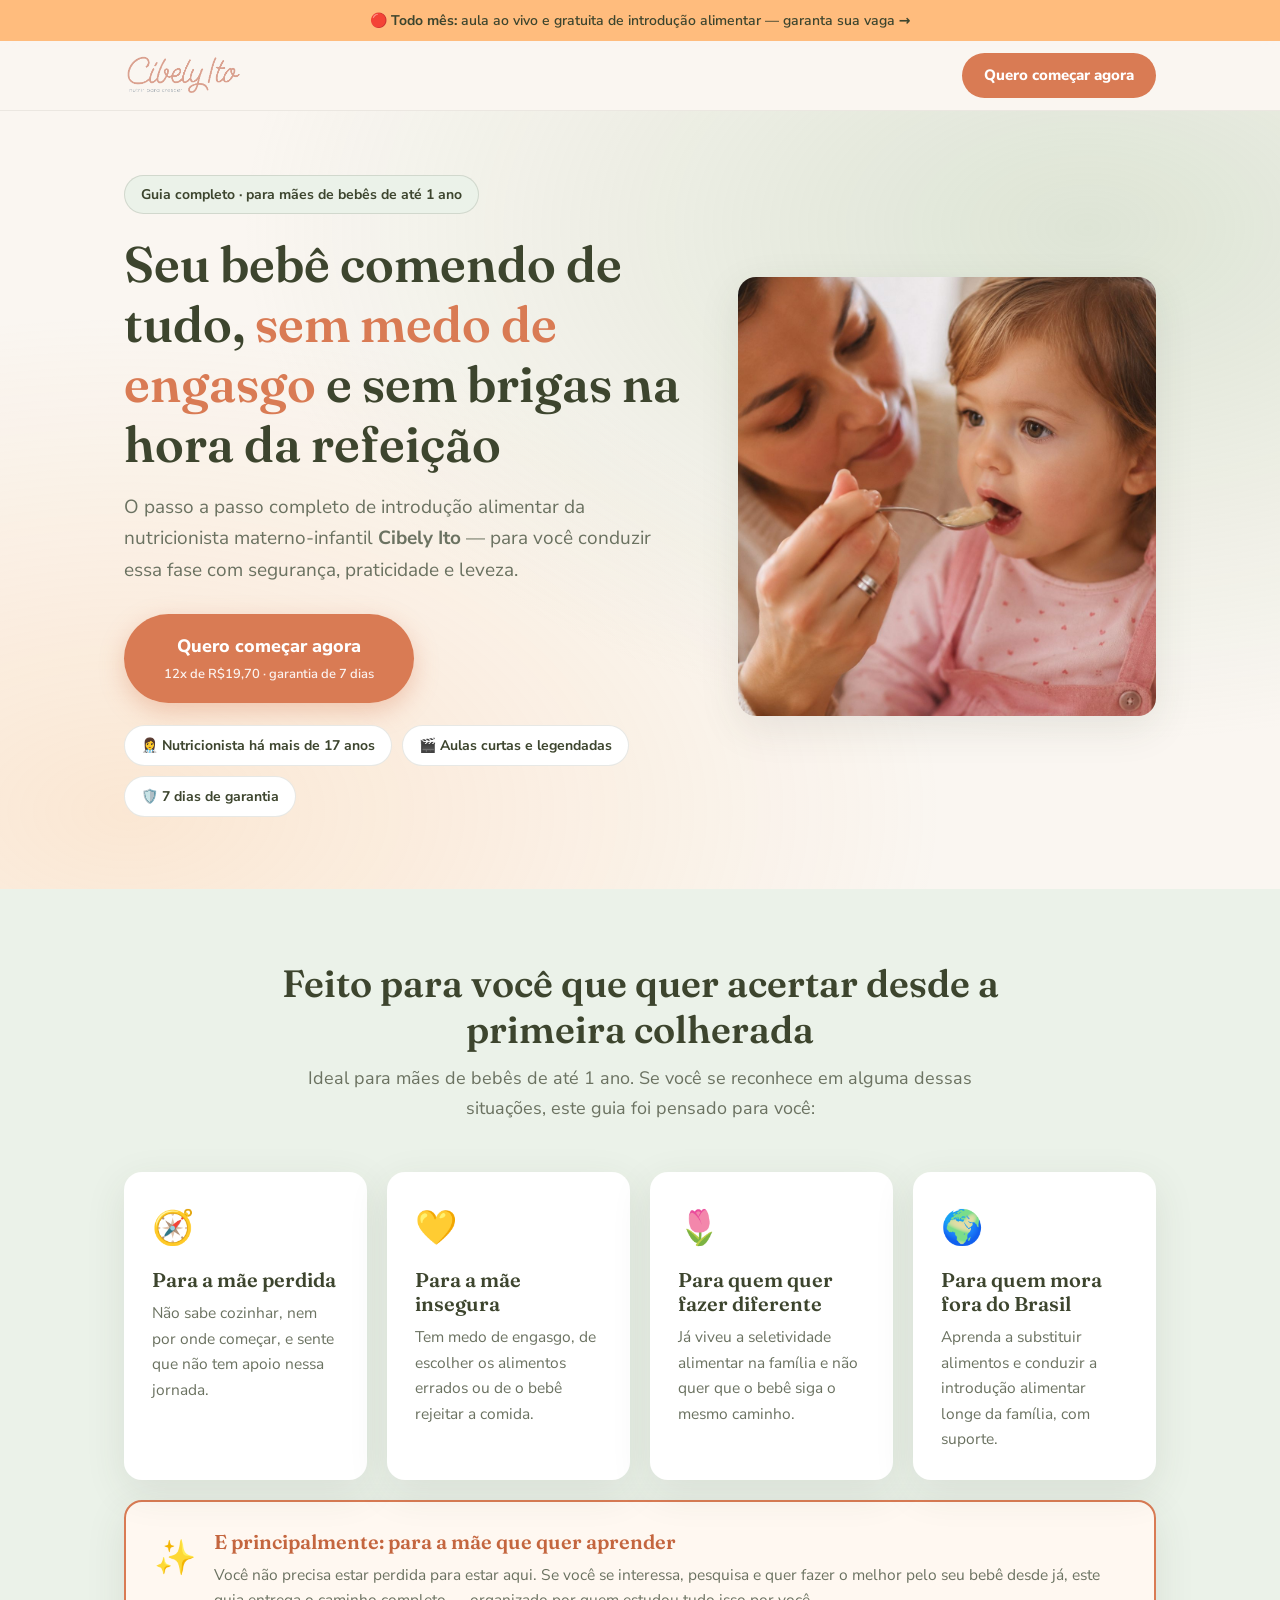
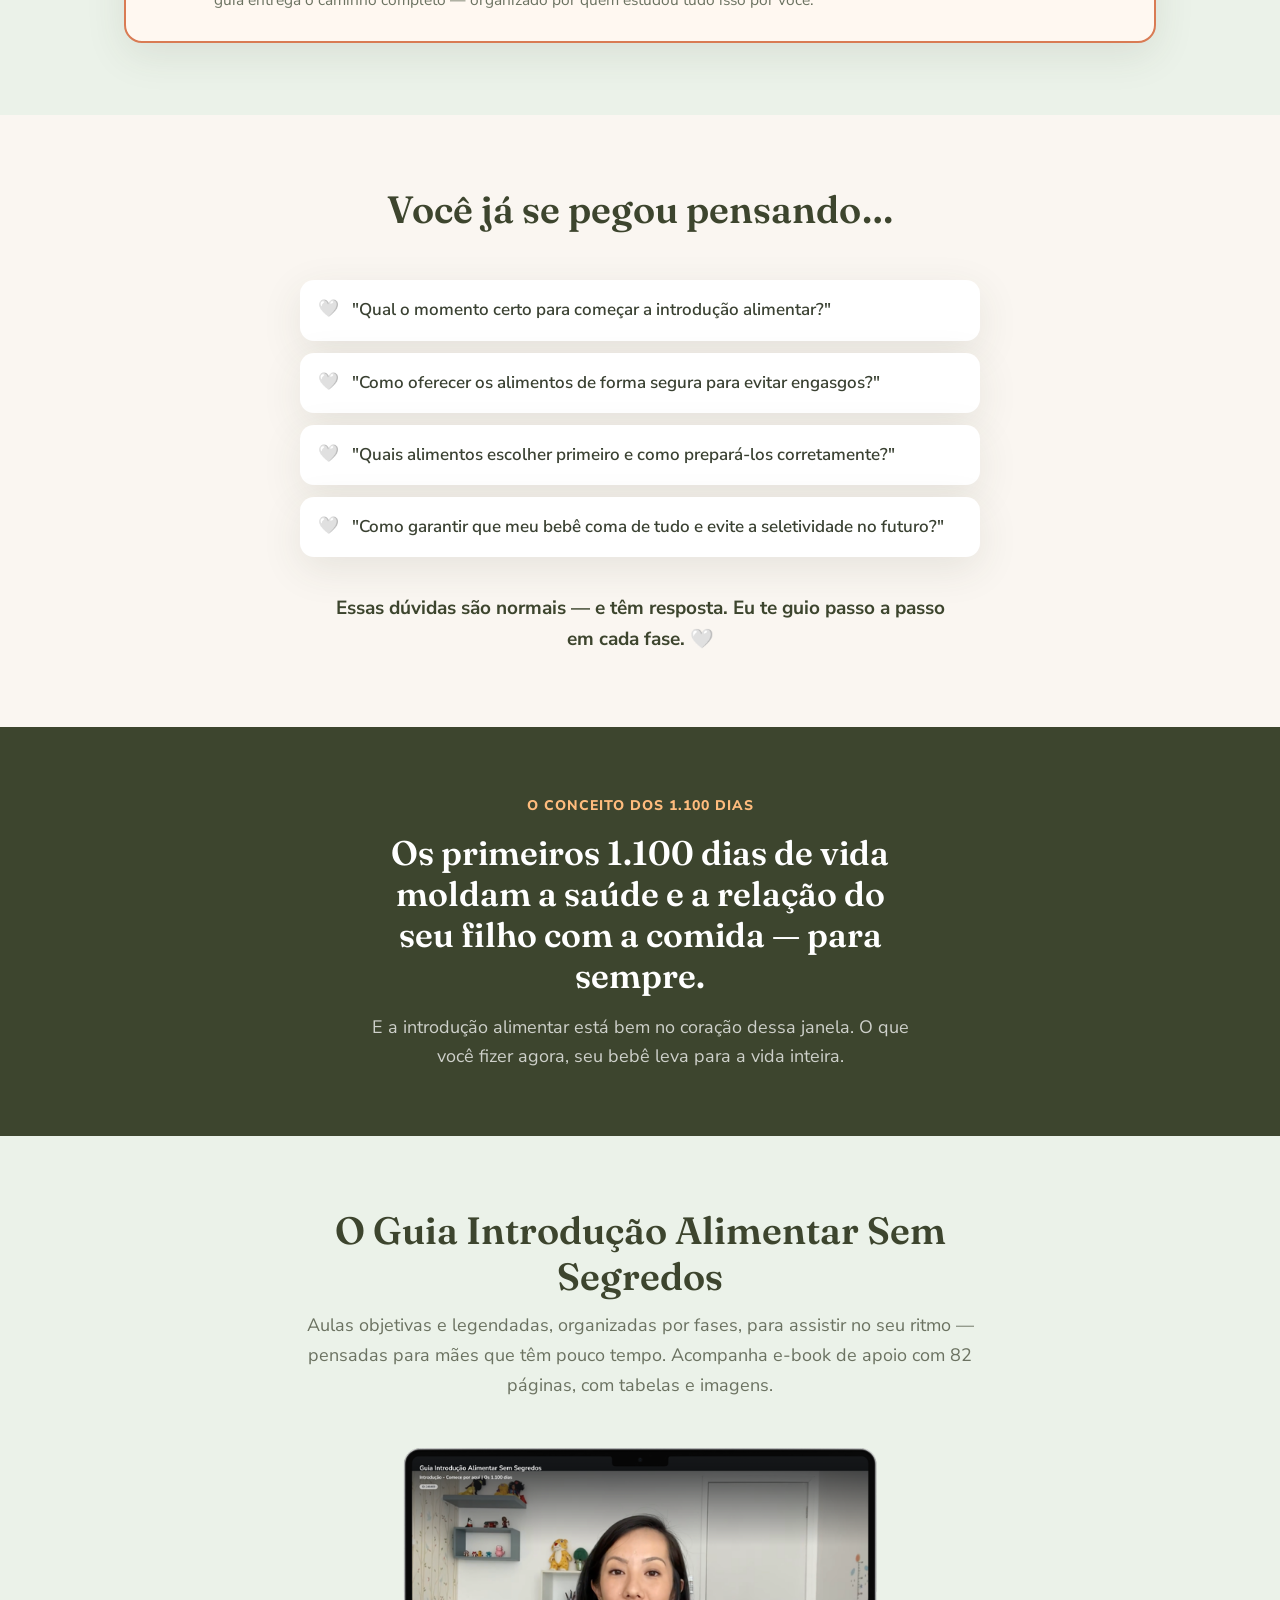
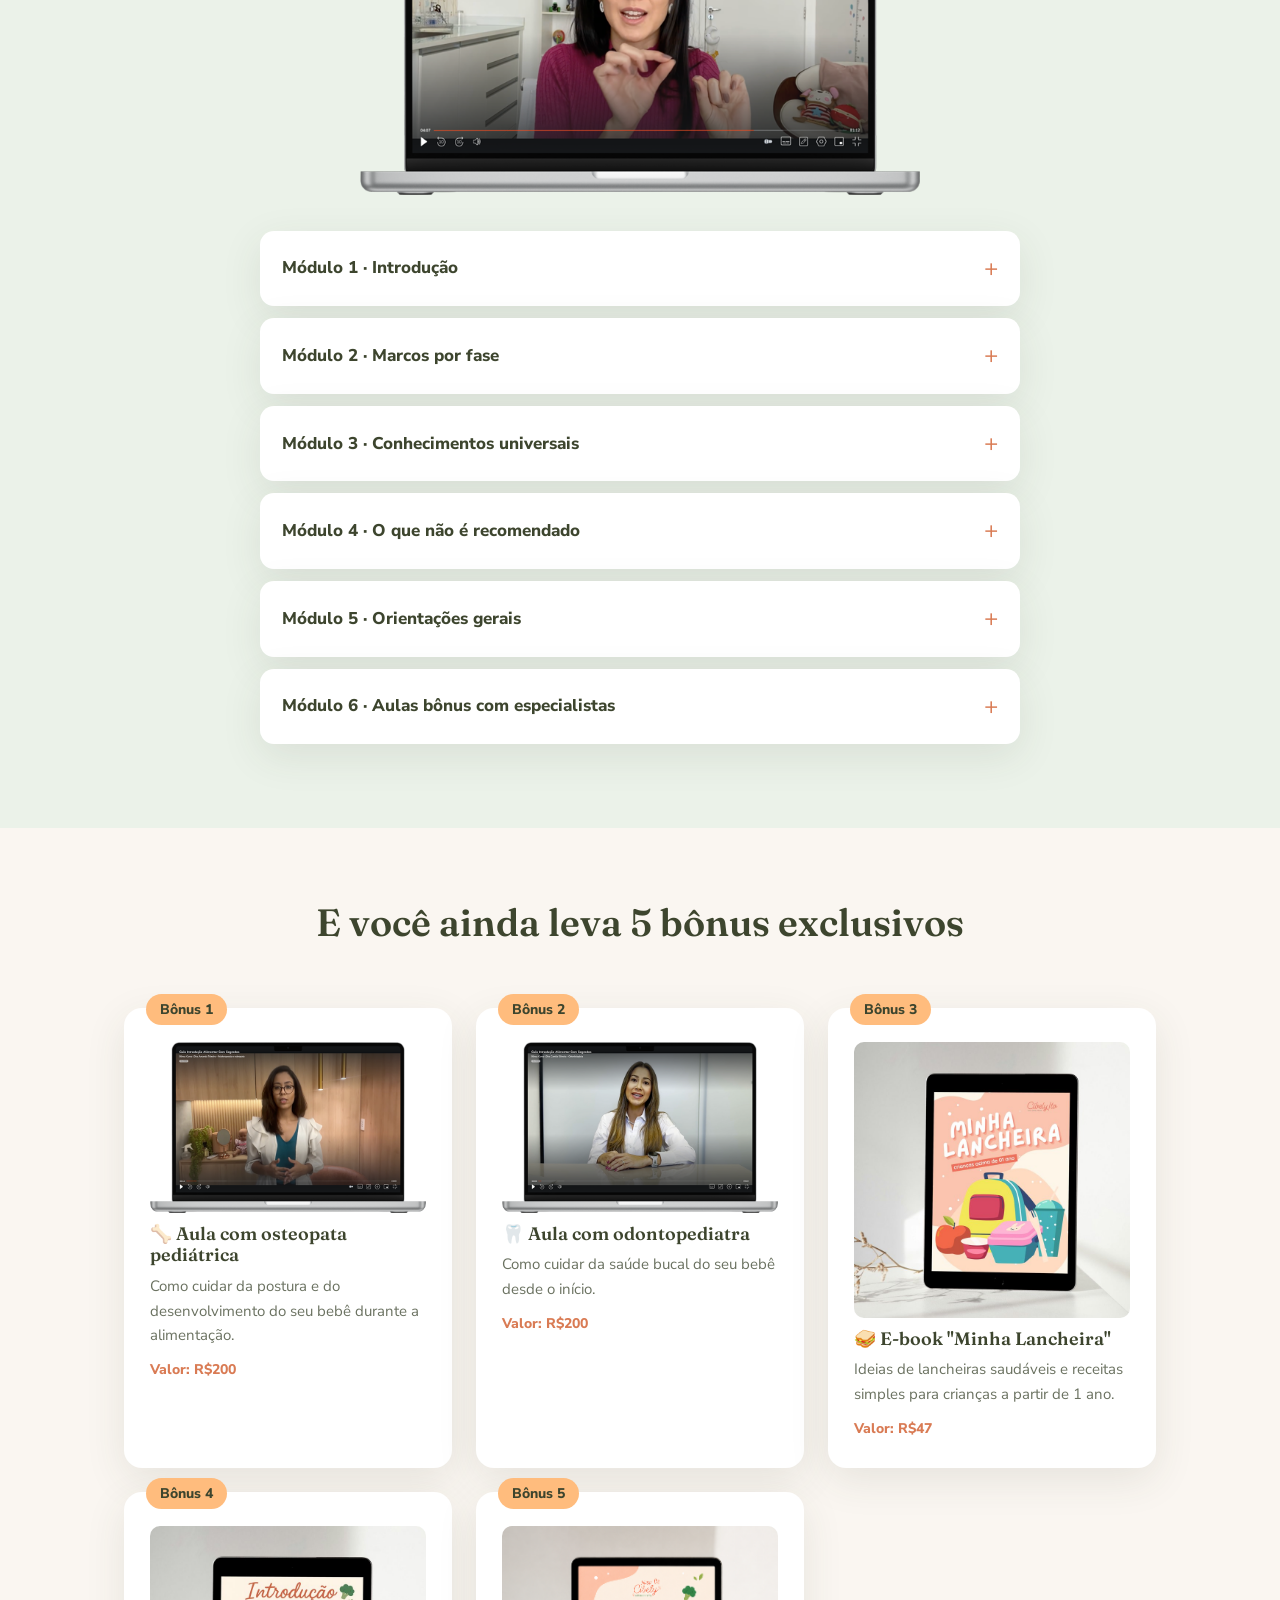
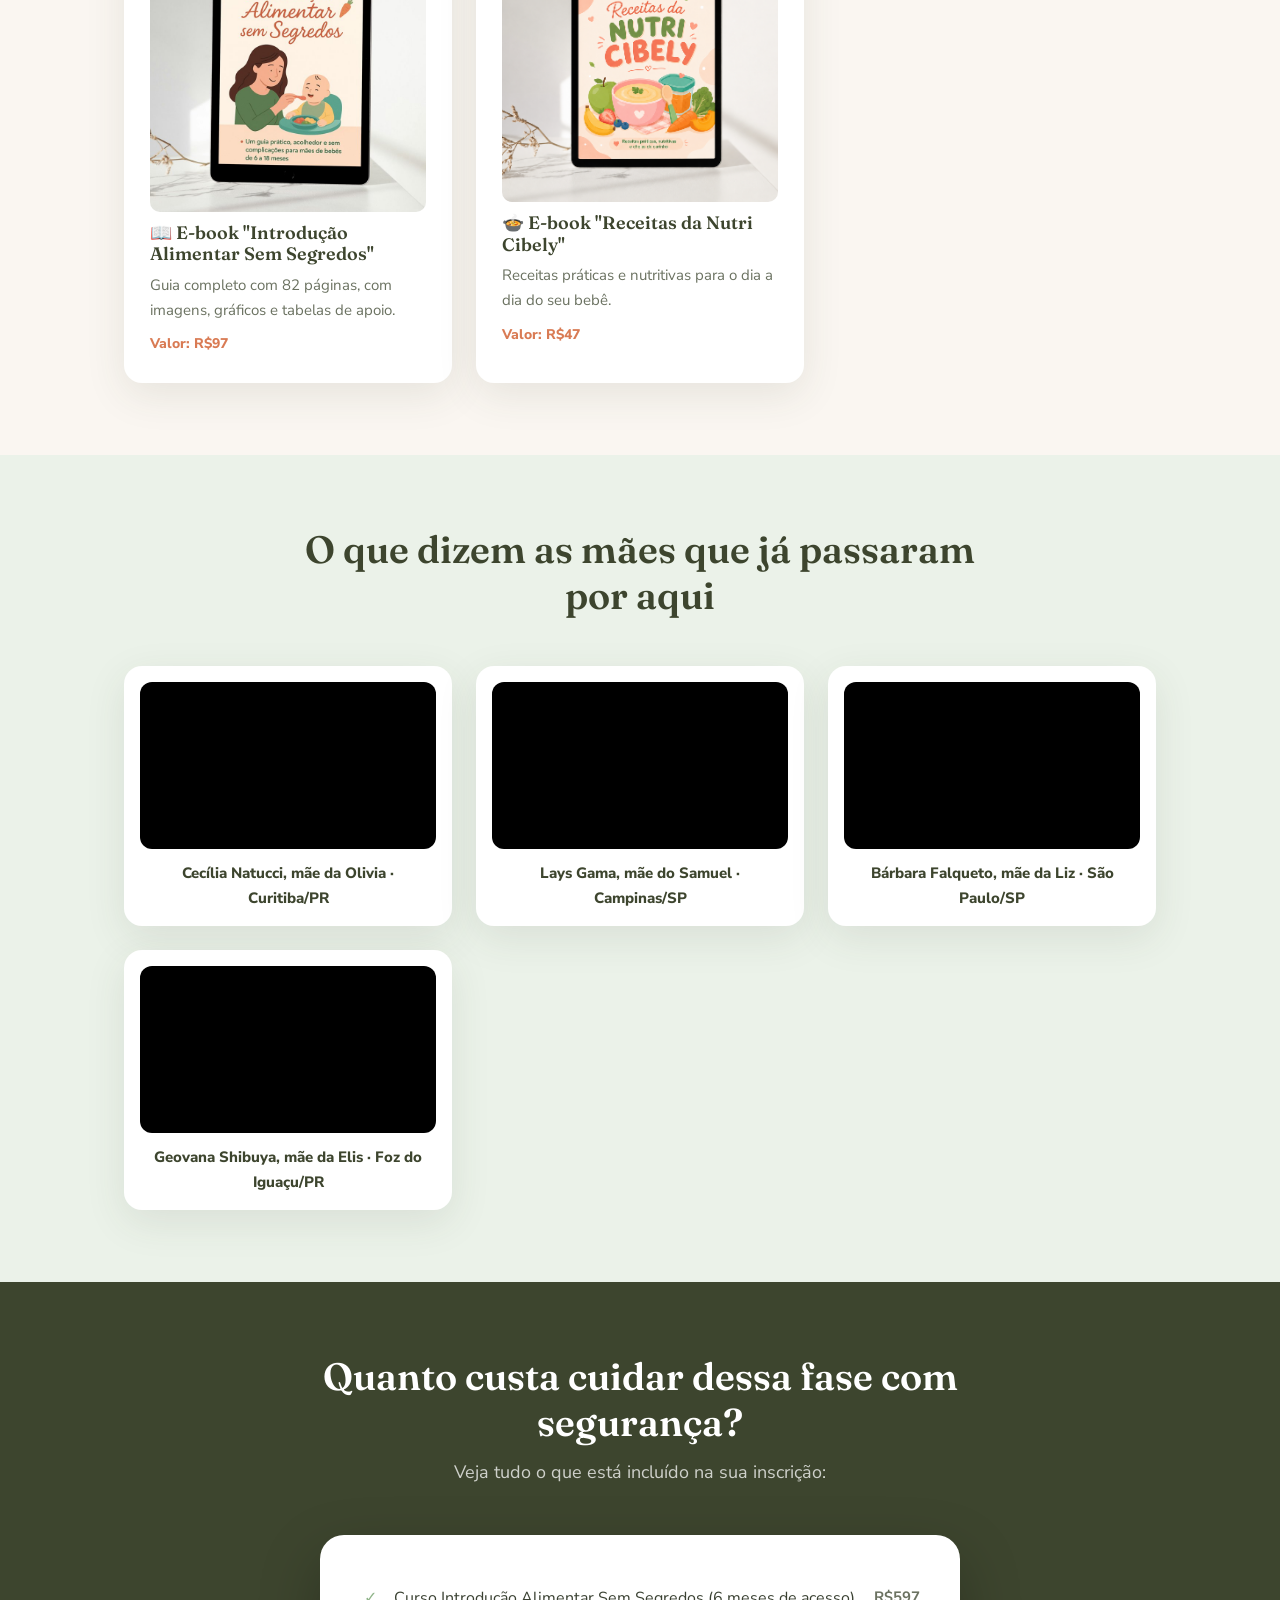
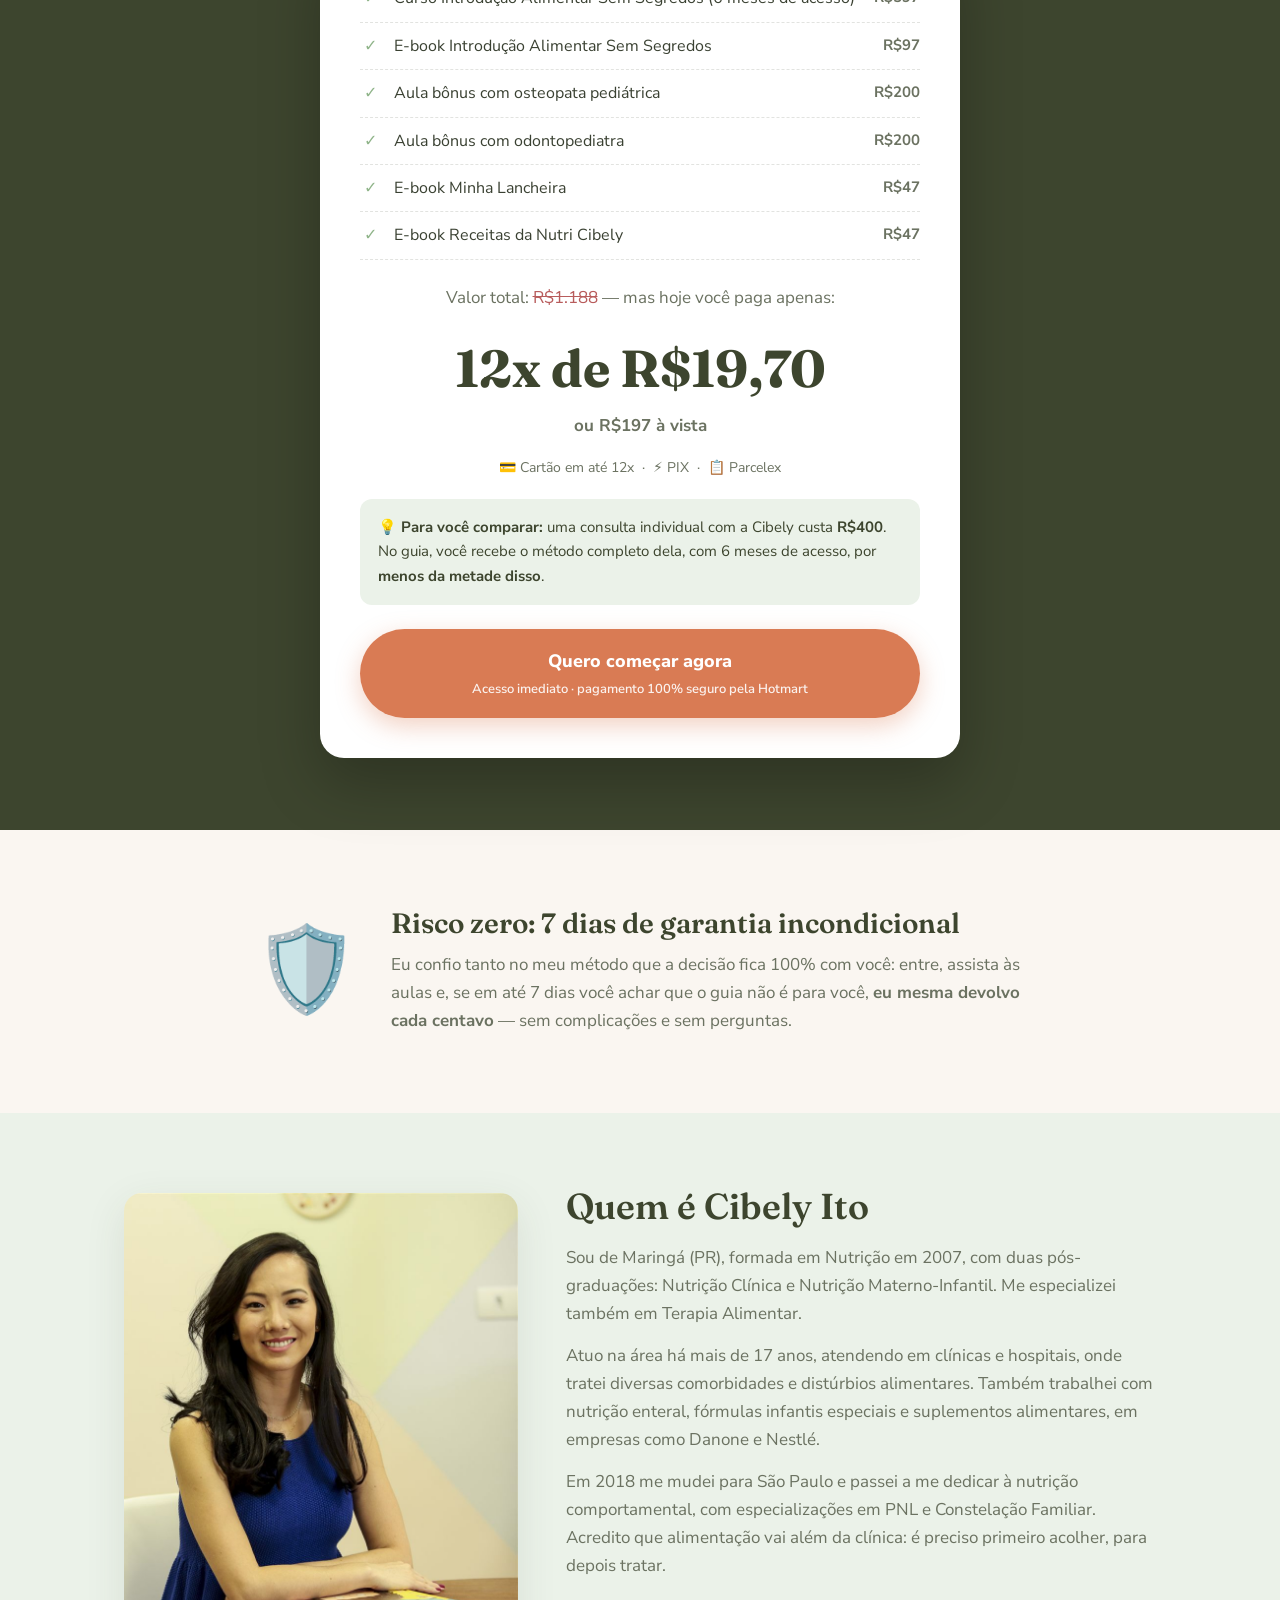
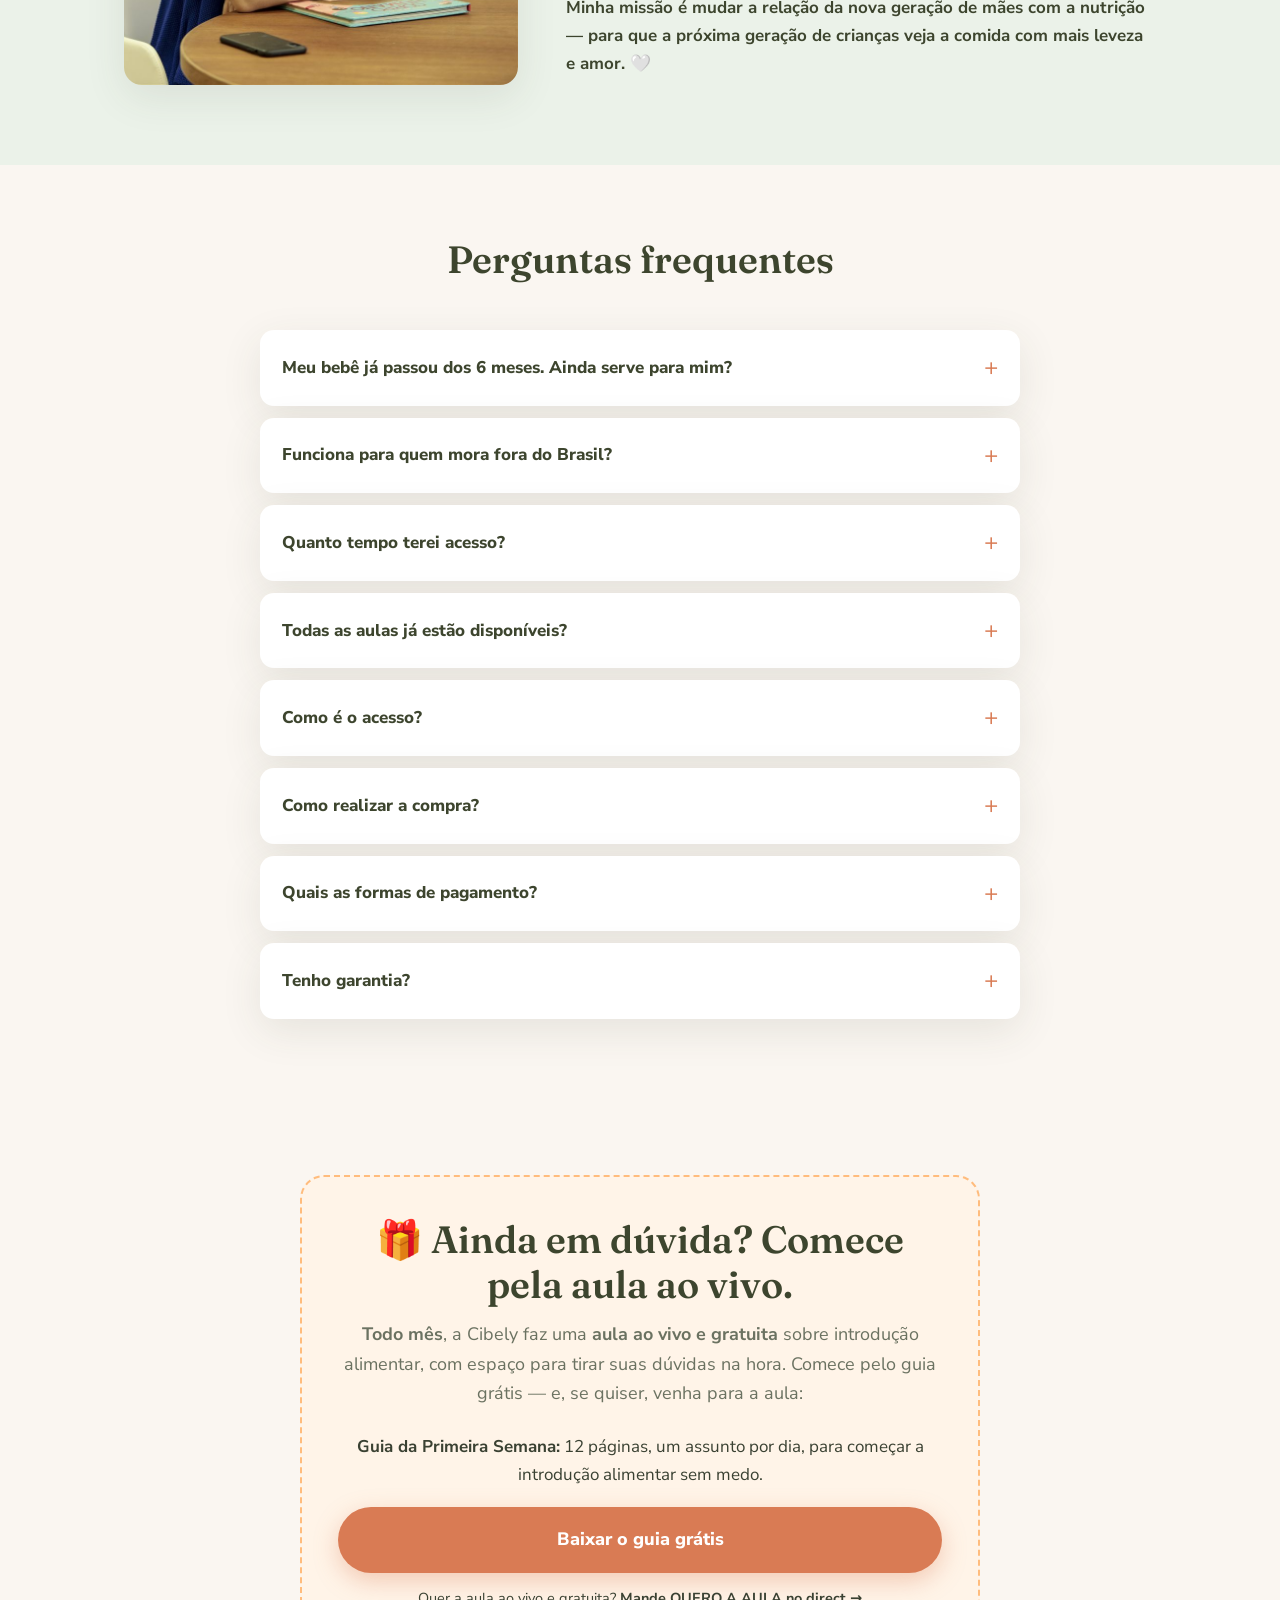
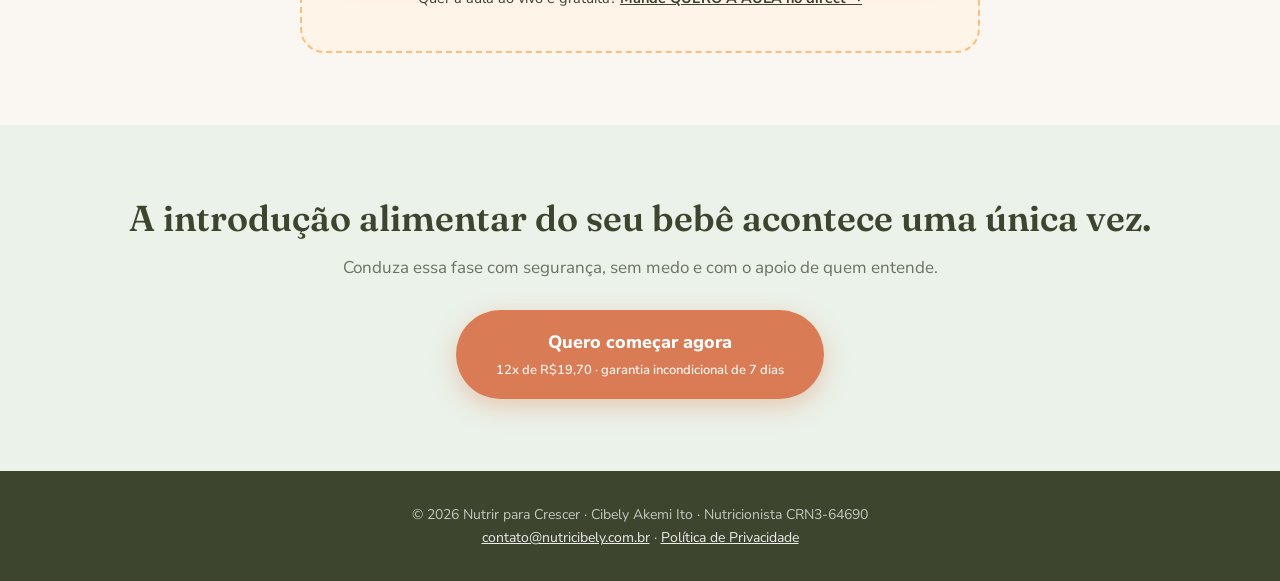
<file: index.html>
<!DOCTYPE html>
<html lang="pt-BR">
<head>
  <meta charset="UTF-8">
  <meta name="viewport" content="width=device-width, initial-scale=1.0, viewport-fit=cover">

  <title>Introdução Alimentar para Bebês | Nutrir para Crescer — Nutri Cibely Ito</title>
  <meta name="description" content="Guia completo de introdução alimentar: seu bebê comendo de tudo, sem medo de engasgo. Passo a passo da nutricionista materno-infantil Cibely Ito para mães de bebês de até 1 ano. Garantia de 7 dias.">
  <link rel="canonical" href="https://nutrirparacrescer.com.br/">

  <!-- Compartilhamento em WhatsApp / Instagram / Facebook -->
  <meta property="og:type" content="website">
  <meta property="og:locale" content="pt_BR">
  <meta property="og:site_name" content="Nutrir para Crescer">
  <meta property="og:title" content="Introdução Alimentar para Bebês — Nutrir para Crescer">
  <meta property="og:description" content="Seu bebê comendo de tudo, sem medo de engasgo. Passo a passo completo da nutricionista Cibely Ito para mães de bebês de até 1 ano.">
  <meta property="og:url" content="https://nutrirparacrescer.com.br/">
  <meta property="og:image" content="https://nutrirparacrescer.com.br/images/hero-mae-bebe.jpg">
  <meta name="twitter:card" content="summary_large_image">

  <link rel="icon" href="data:image/svg+xml,<svg xmlns='http://www.w3.org/2000/svg' viewBox='0 0 100 100'><text y='.9em' font-size='90'>🌱</text></svg>">

  <link rel="preconnect" href="https://fonts.googleapis.com">
  <link rel="preconnect" href="https://fonts.gstatic.com" crossorigin>
  <link href="https://fonts.googleapis.com/css2?family=Fraunces:opsz,wght@9..144,500;9..144,600;9..144,700&family=Nunito+Sans:wght@400;600;700;800&display=swap" rel="stylesheet">

  <!-- Dados estruturados: FAQ (aparece direto nos resultados do Google) -->
  <script type="application/ld+json">
  {
    "@context": "https://schema.org",
    "@type": "FAQPage",
    "mainEntity": [
      {"@type":"Question","name":"Meu bebê já passou dos 6 meses. O guia ainda serve para mim?","acceptedAnswer":{"@type":"Answer","text":"Sim! O curso acompanha o bebê até os 12 meses, e o e-book de apoio traz orientações até os 18 meses. Você começa direto na fase do seu bebê e ainda pode revisar as anteriores."}},
      {"@type":"Question","name":"Funciona para quem mora fora do Brasil?","acceptedAnswer":{"@type":"Answer","text":"Sim. O método ensina os princípios por grupos alimentares, então você aprende a substituir os alimentos pelos disponíveis no seu país. Muitas alunas moram fora do Brasil."}},
      {"@type":"Question","name":"Quanto tempo terei acesso?","acceptedAnswer":{"@type":"Answer","text":"O acesso é de 6 meses, com possibilidade de renovação da matrícula ao final do período."}},
      {"@type":"Question","name":"Como é o acesso às aulas?","acceptedAnswer":{"@type":"Answer","text":"Pela plataforma Hotmart, em qualquer dispositivo (TV, celular ou tablet), em qualquer lugar e a qualquer hora. Todas as aulas já estão disponíveis."}},
      {"@type":"Question","name":"Tenho garantia?","acceptedAnswer":{"@type":"Answer","text":"Sim, garantia incondicional de 7 dias corridos após a inscrição. Basta solicitar o reembolso, que será feito sem questionamentos."}},
      {"@type":"Question","name":"Quais as formas de pagamento?","acceptedAnswer":{"@type":"Answer","text":"PIX, cartão de crédito em até 12x de R$19,70 (ou R$197 à vista) e financiamento Parcelex."}}
    ]
  }
  </script>

  <style>
    :root{
      --verde:#8FB489;        /* verde-sálvia da marca, levemente aprofundado */
      --verde-escuro:#3D452E; /* oliva escuro — textos e fundos de contraste */
      --verde-suave:#EBF2E9;  /* verde bem claro para fundos de seção */
      --creme:#FAF6F1;        /* fundo principal, quente e acolhedor */
      --pessego:#FFBC7D;      /* destaque suave */
      --terracota:#D97B54;    /* botões de ação (CTA) */
      --terracota-escuro:#C4663F;
      --rosa:#D8A292;
      --texto:#3A4132;
      --texto-suave:#6B7261;
      --branco:#FFFFFF;
      --sombra:0 12px 40px rgba(61,69,46,.10);
      --raio:18px;
    }
    *{margin:0;padding:0;box-sizing:border-box}
    html{scroll-behavior:smooth}
    body{font-family:'Nunito Sans',system-ui,sans-serif;background:var(--creme);color:var(--texto);line-height:1.65;font-size:17px}
    h1,h2,h3{font-family:'Fraunces',Georgia,serif;color:var(--verde-escuro);line-height:1.2;font-weight:600}
    img{max-width:100%;display:block}
    .wrap{max-width:1080px;margin:0 auto;padding:0 24px}
    section{padding:72px 0}

    /* ---------- Botão principal (CTA) ---------- */
    .btn{display:inline-block;background:var(--terracota);color:#fff;font-weight:800;font-size:18px;
         padding:18px 40px;border-radius:999px;text-decoration:none;text-align:center;
         box-shadow:0 8px 24px rgba(217,123,84,.35);transition:transform .15s,box-shadow .15s,background .15s}
    .btn:hover{background:var(--terracota-escuro);transform:translateY(-2px);box-shadow:0 12px 28px rgba(217,123,84,.45)}
    .btn small{display:block;font-weight:600;font-size:13px;opacity:.9;margin-top:2px}

    /* ---------- Faixa de aviso ---------- */
    .aviso-topo{display:block;background:var(--pessego);color:var(--verde-escuro);text-align:center;
                font-size:14px;padding:9px 16px;text-decoration:none;font-weight:600}
    .aviso-topo:hover{background:#F5AE6A}

    /* ---------- Barra superior ---------- */
    .topo{position:sticky;top:0;z-index:50;background:rgba(250,246,241,.92);backdrop-filter:blur(8px);
          border-bottom:1px solid rgba(61,69,46,.08)}
    .topo .wrap{display:flex;align-items:center;justify-content:space-between;padding-top:12px;padding-bottom:12px}
    .logo{font-family:'Fraunces',serif;font-weight:700;font-size:20px;color:var(--verde-escuro);text-decoration:none}
    .logo span{color:var(--terracota)}
    .topo .btn{padding:10px 22px;font-size:15px;box-shadow:none}

    /* ---------- Hero ---------- */
    .hero{padding:64px 0 72px;background:
      radial-gradient(ellipse at 85% 15%,rgba(168,196,162,.35),transparent 55%),
      radial-gradient(ellipse at 10% 90%,rgba(255,188,125,.25),transparent 50%),var(--creme)}
    .hero .wrap{display:grid;grid-template-columns:1.15fr .85fr;gap:48px;align-items:center}
    .selo{display:inline-block;background:var(--verde-suave);color:var(--verde-escuro);border:1px solid rgba(61,69,46,.15);
          font-weight:700;font-size:14px;padding:7px 16px;border-radius:999px;margin-bottom:20px}
    .hero h1{font-size:clamp(32px,4.6vw,50px);margin-bottom:18px}
    .hero h1 em{font-style:normal;color:var(--terracota)}
    .hero p.sub{font-size:19px;color:var(--texto-suave);margin-bottom:28px;max-width:52ch}
    .chips{display:flex;flex-wrap:wrap;gap:10px;margin-top:22px}
    .chip{background:var(--branco);border:1px solid rgba(61,69,46,.12);border-radius:999px;
          font-size:14px;font-weight:700;color:var(--verde-escuro);padding:8px 16px}
    .foto-hero{width:100%;border-radius:var(--raio);box-shadow:var(--sombra);object-fit:cover;aspect-ratio:4/4.2}

    /* ---------- Seções genéricas ---------- */
    .titulo-secao{text-align:center;max-width:720px;margin:0 auto 48px}
    .titulo-secao h2{font-size:clamp(26px,3.4vw,38px);margin-bottom:12px}
    .titulo-secao p{color:var(--texto-suave);font-size:18px}

    /* ---------- Para quem é ---------- */
    .fundo-verde{background:var(--verde-suave)}
    .cards{display:grid;grid-template-columns:repeat(auto-fit,minmax(230px,1fr));gap:20px}
    .card{background:var(--branco);border-radius:var(--raio);padding:28px;box-shadow:var(--sombra)}
    .card .icone{font-size:34px;margin-bottom:12px}
    .card h3{font-size:20px;margin-bottom:8px}
    .card p{font-size:15.5px;color:var(--texto-suave)}
    .card-destaque{margin-top:20px;display:flex;gap:18px;align-items:flex-start;
                   border:2px solid var(--terracota);background:#FFF8F1}
    .card-destaque .icone{margin-bottom:0}
    .card-destaque h3{color:var(--terracota-escuro)}

    /* ---------- Dores / perguntas ---------- */
    .duvidas{max-width:680px;margin:0 auto}
    .duvidas li{list-style:none;background:var(--branco);border-radius:14px;padding:16px 20px 16px 52px;
                margin-bottom:12px;box-shadow:var(--sombra);position:relative;font-weight:600}
    .duvidas li::before{content:"🤍";position:absolute;left:18px;top:15px}
    .ponte{text-align:center;font-size:19px;max-width:56ch;margin:36px auto 0;color:var(--verde-escuro);font-weight:700}

    /* ---------- Banda 1.100 dias ---------- */
    .banda-1100{background:var(--verde-escuro);text-align:center;padding:64px 0}
    .banda-1100 .kicker{display:inline-block;color:var(--pessego);font-weight:800;font-size:14px;
                        letter-spacing:1px;text-transform:uppercase;margin-bottom:16px}
    .banda-1100 h2{color:#fff;font-size:clamp(24px,3.2vw,34px);max-width:22ch;margin:0 auto 16px}
    .banda-1100 p{color:rgba(255,255,255,.75);font-size:18px;max-width:52ch;margin:0 auto}

    /* ---------- Módulos (acordeão) ---------- */
    details{background:var(--branco);border-radius:14px;box-shadow:var(--sombra);margin-bottom:12px;overflow:hidden}
    details summary{cursor:pointer;padding:18px 22px;font-weight:800;font-size:17px;color:var(--verde-escuro);
                    list-style:none;display:flex;justify-content:space-between;align-items:center;font-family:'Nunito Sans',sans-serif}
    details summary::-webkit-details-marker{display:none}
    details summary::after{content:"+";font-size:24px;color:var(--terracota);font-weight:400;transition:transform .2s;flex-shrink:0;margin-left:12px}
    details[open] summary::after{transform:rotate(45deg)}
    details .conteudo{padding:0 22px 18px;color:var(--texto-suave);font-size:15.5px}
    details .conteudo ul{padding-left:20px}
    details .conteudo li{margin-bottom:4px}

    /* ---------- Bônus ---------- */
    .bonus-grid{display:grid;grid-template-columns:repeat(auto-fit,minmax(280px,1fr));gap:24px;padding-top:14px}
    .bonus{background:var(--branco);border-radius:var(--raio);padding:26px;box-shadow:var(--sombra);position:relative}
    .bonus .num{position:absolute;top:-14px;left:22px;background:var(--pessego);color:var(--verde-escuro);
                font-weight:800;font-size:14px;padding:4px 14px;border-radius:999px}
    .bonus img{width:100%;border-radius:10px;margin:8px 0 4px}
    .bonus h3{font-size:18px;margin:10px 0 8px}
    .bonus p{font-size:15px;color:var(--texto-suave)}
    .bonus .valor{display:inline-block;margin-top:10px;font-weight:800;font-size:14px;color:var(--terracota)}

    /* ---------- Depoimentos em vídeo ---------- */
    .videos{display:grid;grid-template-columns:repeat(auto-fit,minmax(300px,1fr));gap:24px}
    .depo{background:var(--branco);border-radius:var(--raio);padding:16px;box-shadow:var(--sombra)}
    .video-wrap{position:relative;padding-top:56.25%;border-radius:12px;overflow:hidden;background:#000}
    .video-wrap iframe{position:absolute;inset:0;width:100%;height:100%;border:0}
    .depo .autora{margin-top:12px;font-weight:800;color:var(--verde-escuro);font-size:15px;text-align:center}

    /* ---------- Oferta ---------- */
    .oferta{background:var(--verde-escuro);color:#fff}
    .oferta .titulo-secao h2{color:#fff}
    .oferta .titulo-secao p{color:rgba(255,255,255,.75)}
    .caixa-oferta{background:var(--branco);color:var(--texto);border-radius:24px;max-width:640px;margin:0 auto;
                  padding:40px;box-shadow:0 24px 60px rgba(0,0,0,.25)}
    .caixa-oferta ul{list-style:none;margin-bottom:24px}
    .caixa-oferta li{padding:10px 0 10px 34px;position:relative;border-bottom:1px dashed rgba(61,69,46,.15);font-size:16px}
    .caixa-oferta li::before{content:"✓";position:absolute;left:4px;color:var(--verde);font-weight:800}
    .caixa-oferta li strong{float:right;color:var(--texto-suave);font-weight:700;font-size:15px}
    .total-riscado{text-align:center;font-size:17px;color:var(--texto-suave)}
    .total-riscado s{color:#B85C5C}
    .preco{text-align:center;margin:14px 0 6px}
    .preco .parcelas{font-family:'Fraunces',serif;font-size:clamp(38px,5vw,52px);font-weight:700;color:var(--verde-escuro)}
    .preco .avista{color:var(--texto-suave);font-weight:700}
    .formas{text-align:center;font-size:14px;color:var(--texto-suave);margin:16px 0 20px}
    .compare-consulta{background:var(--verde-suave);border-radius:12px;padding:16px 18px;font-size:15px;
                      color:var(--verde-escuro);margin-bottom:24px}
    .caixa-oferta .btn{display:block;width:100%}

    /* ---------- Garantia ---------- */
    .garantia .wrap{display:grid;grid-template-columns:auto 1fr;gap:32px;align-items:center;max-width:820px}
    .garantia .selo-g{font-size:84px}
    .garantia h2{font-size:28px;margin-bottom:10px}
    .garantia p{color:var(--texto-suave)}

    /* ---------- Sobre ---------- */
    .sobre .wrap{display:grid;grid-template-columns:.8fr 1.2fr;gap:48px;align-items:center}
    .foto-sobre{width:100%;border-radius:var(--raio);box-shadow:var(--sombra);object-fit:cover;aspect-ratio:4/5}
    .sobre h2{font-size:clamp(26px,3.4vw,36px);margin-bottom:16px}
    .sobre p{margin-bottom:14px;color:var(--texto-suave)}
    .sobre .missao{font-weight:700;color:var(--verde-escuro)}

    /* ---------- FAQ ---------- */
    .faq{max-width:760px;margin:0 auto}
    .mockup-curso{max-width:560px;width:100%;margin:0 auto 36px;display:block}

    /* ---------- Aula grátis / lista ---------- */
    .caixa-lista{background:#FFF4E8;border:2px dashed var(--pessego);border-radius:24px;
                 max-width:680px;margin:0 auto;padding:40px 36px}
    .caixa-lista .campos{display:flex;flex-direction:column;gap:12px;margin-bottom:14px}
    .caixa-lista input[type=text],.caixa-lista input[type=email],.caixa-lista input[type=tel]{
      width:100%;padding:15px 18px;border:1px solid rgba(61,69,46,.2);border-radius:12px;
      font-family:'Nunito Sans',sans-serif;font-size:16px;background:var(--branco);color:var(--texto)}
    .caixa-lista input:focus{outline:2px solid var(--terracota);border-color:transparent}
    .consentimento{display:flex;gap:10px;align-items:flex-start;font-size:13.5px;
                   color:var(--texto-suave);margin-bottom:18px;cursor:pointer}
    .consentimento input{margin-top:3px;accent-color:var(--terracota)}
    .consentimento a{color:var(--terracota)}
    .caixa-lista .btn{display:block;width:100%}
    .sucesso{display:none;text-align:center;font-weight:800;color:var(--verde-escuro);
             background:var(--verde-suave);border-radius:12px;padding:16px;margin-top:8px}

    /* ---------- CTA final + rodapé ---------- */
    .cta-final{text-align:center}
    .cta-final h2{font-size:clamp(26px,3.4vw,36px);margin-bottom:14px}
    .cta-final p{color:var(--texto-suave);margin-bottom:28px}
    footer{background:var(--verde-escuro);color:rgba(255,255,255,.7);padding:32px 0;font-size:14px;text-align:center}
    footer a{color:rgba(255,255,255,.9)}

    /* ---------- Barra fixa mobile ---------- */
    .barra-mobile{display:none;position:fixed;bottom:0;left:0;right:0;z-index:60;padding:12px 16px;
                  background:rgba(250,246,241,.95);backdrop-filter:blur(8px);border-top:1px solid rgba(61,69,46,.12)}
    .barra-mobile .btn{display:block;width:100%;padding:14px;font-size:16px}

    /* ---------- Responsivo ---------- */
    @media (max-width:860px){
      section{padding:56px 0}
      .hero .wrap,.sobre .wrap{grid-template-columns:1fr}
      .foto-hero{max-width:340px;margin:0 auto;order:-1}
      .garantia .wrap{grid-template-columns:1fr;text-align:center}
      .topo .btn{display:none}
      .barra-mobile{display:block}
      body{padding-bottom:76px}
    }
  </style>
</head>
<body>

  <!-- ===== FAIXA DE AVISO ===== -->
  <a class="aviso-topo" href="#aula-gratis">🔴 <strong>Todo mês:</strong> aula ao vivo e gratuita de introdução alimentar — garanta sua vaga →</a>

  <!-- ===== BARRA SUPERIOR ===== -->
  <header class="topo">
    <div class="wrap">
      <a class="logo" href="#"><img src="images/logo.png" alt="Nutrir para Crescer" style="height:44px;width:auto"></a>
      <a class="btn" href="#oferta">Quero começar agora</a>
    </div>
  </header>

  <!-- ===== HERO ===== -->
  <section class="hero">
    <div class="wrap">
      <div>
        <span class="selo">Guia completo · para mães de bebês de até 1 ano</span>
        <h1>Seu bebê comendo de tudo, <em>sem medo de engasgo</em> e sem brigas na hora da refeição</h1>
        <p class="sub">O passo a passo completo de introdução alimentar da nutricionista materno-infantil <strong>Cibely Ito</strong> — para você conduzir essa fase com segurança, praticidade e leveza.</p>
        <a class="btn" href="#oferta">Quero começar agora<small>12x de R$19,70 · garantia de 7 dias</small></a>
        <div class="chips">
          <span class="chip">👩‍⚕️ Nutricionista há mais de 17 anos</span>
          <span class="chip">🎬 Aulas curtas e legendadas</span>
          <span class="chip">🛡️ 7 dias de garantia</span>
        </div>
      </div>
      <img class="foto-hero" src="images/hero-mae-bebe.jpg" alt="Mãe oferecendo comida ao bebê durante a introdução alimentar">
    </div>
  </section>

  <!-- ===== PARA QUEM É ===== -->
  <section class="fundo-verde" id="para-quem">
    <div class="wrap">
      <div class="titulo-secao">
        <h2>Feito para você que quer acertar desde a primeira colherada</h2>
        <p>Ideal para mães de bebês de até 1 ano. Se você se reconhece em alguma dessas situações, este guia foi pensado para você:</p>
      </div>
      <div class="cards">
        <div class="card">
          <div class="icone">🧭</div>
          <h3>Para a mãe perdida</h3>
          <p>Não sabe cozinhar, nem por onde começar, e sente que não tem apoio nessa jornada.</p>
        </div>
        <div class="card">
          <div class="icone">💛</div>
          <h3>Para a mãe insegura</h3>
          <p>Tem medo de engasgo, de escolher os alimentos errados ou de o bebê rejeitar a comida.</p>
        </div>
        <div class="card">
          <div class="icone">🌷</div>
          <h3>Para quem quer fazer diferente</h3>
          <p>Já viveu a seletividade alimentar na família e não quer que o bebê siga o mesmo caminho.</p>
        </div>
        <div class="card">
          <div class="icone">🌍</div>
          <h3>Para quem mora fora do Brasil</h3>
          <p>Aprenda a substituir alimentos e conduzir a introdução alimentar longe da família, com suporte.</p>
        </div>
      </div>
      <div class="card card-destaque">
        <div class="icone">✨</div>
        <div>
          <h3>E principalmente: para a mãe que quer aprender</h3>
          <p>Você não precisa estar perdida para estar aqui. Se você se interessa, pesquisa e quer fazer o melhor pelo seu bebê desde já, este guia entrega o caminho completo — organizado por quem estudou tudo isso por você.</p>
        </div>
      </div>
    </div>
  </section>

  <!-- ===== DORES ===== -->
  <section>
    <div class="wrap">
      <div class="titulo-secao">
        <h2>Você já se pegou pensando…</h2>
      </div>
      <ul class="duvidas">
        <li>"Qual o momento certo para começar a introdução alimentar?"</li>
        <li>"Como oferecer os alimentos de forma segura para evitar engasgos?"</li>
        <li>"Quais alimentos escolher primeiro e como prepará-los corretamente?"</li>
        <li>"Como garantir que meu bebê coma de tudo e evite a seletividade no futuro?"</li>
      </ul>
      <p class="ponte">Essas dúvidas são normais — e têm resposta. Eu te guio passo a passo em cada fase. 🤍</p>
    </div>
  </section>

  <!-- ===== OS 1.100 DIAS ===== -->
  <section class="banda-1100">
    <div class="wrap">
      <span class="kicker">O conceito dos 1.100 dias</span>
      <h2>Os primeiros 1.100 dias de vida moldam a saúde e a relação do seu filho com a comida — para sempre.</h2>
      <p>E a introdução alimentar está bem no coração dessa janela. O que você fizer agora, seu bebê leva para a vida inteira.</p>
    </div>
  </section>

  <!-- ===== O QUE VOCÊ RECEBE / MÓDULOS ===== -->
  <section class="fundo-verde" id="conteudo">
    <div class="wrap">
      <div class="titulo-secao">
        <h2>O Guia Introdução Alimentar Sem Segredos</h2>
        <p>Aulas objetivas e legendadas, organizadas por fases, para assistir no seu ritmo — pensadas para mães que têm pouco tempo. Acompanha e-book de apoio com 82 páginas, com tabelas e imagens.</p>
      </div>
      <img class="mockup-curso" src="images/cibely-aula.png" alt="Aula do curso Introdução Alimentar Sem Segredos com a nutricionista Cibely Ito">
      <div class="faq">
        <details>
          <summary>Módulo 1 · Introdução</summary>
          <div class="conteudo"><ul><li>Boas-vindas e como aproveitar o guia</li><li>Materiais de apoio</li></ul></div>
        </details>
        <details>
          <summary>Módulo 2 · Marcos por fase</summary>
          <div class="conteudo"><ul><li>6 a 9 meses</li><li>9 a 12 meses</li><li>12 a 18 meses</li></ul></div>
        </details>
        <details>
          <summary>Módulo 3 · Conhecimentos universais</summary>
          <div class="conteudo"><ul><li>O bebê não engasga? (GAG x engasgo)</li><li>Maneiras de oferecer o alimento</li><li>Como o bebê mastiga?</li><li>Esquema alimentar e primeiros alimentos</li><li>Grupos alimentares e porções do prato</li><li>Gorduras, proteínas, verduras e legumes</li><li>Cortes dos alimentos, utensílios e ambiente</li><li>Água, suco, sal, alergênicos e temperos</li></ul></div>
        </details>
        <details>
          <summary>Módulo 4 · O que não é recomendado</summary>
          <div class="conteudo"><ul><li>Açúcar e adoçantes</li><li>Industrializados — leitura de rótulo</li><li>Cafeína</li><li>Leite de vaca e derivados</li><li>Mel</li></ul></div>
        </details>
        <details>
          <summary>Módulo 5 · Orientações gerais</summary>
          <div class="conteudo"><ul><li>Congelamento</li><li>Sujeira</li><li>Doença</li><li>Exames</li></ul></div>
        </details>
        <details>
          <summary>Módulo 6 · Aulas bônus com especialistas</summary>
          <div class="conteudo"><ul><li>Aula com Dra. Amanda Teixeira — fisioterapeuta e osteopata</li><li>Aula com Dra. Camila Oliveira — odontopediatra</li><li>E-books: Introdução Alimentar Sem Segredos · Minha Lancheira · Receitas da Nutri Cibely</li></ul></div>
        </details>
      </div>
    </div>
  </section>

  <!-- ===== BÔNUS ===== -->
  <section id="bonus">
    <div class="wrap">
      <div class="titulo-secao">
        <h2>E você ainda leva 5 bônus exclusivos</h2>
      </div>
      <div class="bonus-grid">
        <div class="bonus"><span class="num">Bônus 1</span>
          <img src="images/amanda-aula.png" alt="Aula bônus com Dra. Amanda Teixeira, fisioterapeuta e osteopata">
          <h3>🦴 Aula com osteopata pediátrica</h3>
          <p>Como cuidar da postura e do desenvolvimento do seu bebê durante a alimentação.</p>
          <span class="valor">Valor: R$200</span>
        </div>
        <div class="bonus"><span class="num">Bônus 2</span>
          <img src="images/camila-aula.png" alt="Aula bônus com Dra. Camila Oliveira, odontopediatra">
          <h3>🦷 Aula com odontopediatra</h3>
          <p>Como cuidar da saúde bucal do seu bebê desde o início.</p>
          <span class="valor">Valor: R$200</span>
        </div>
        <div class="bonus"><span class="num">Bônus 3</span>
          <img src="images/ebook-lancheira.jpg" alt="Capa do e-book Minha Lancheira, para crianças acima de 1 ano">
          <h3>🥪 E-book "Minha Lancheira"</h3>
          <p>Ideias de lancheiras saudáveis e receitas simples para crianças a partir de 1 ano.</p>
          <span class="valor">Valor: R$47</span>
        </div>
        <div class="bonus"><span class="num">Bônus 4</span>
          <img src="images/ebook-ia.jpg" alt="Capa do e-book Introdução Alimentar Sem Segredos">
          <h3>📖 E-book "Introdução Alimentar Sem Segredos"</h3>
          <p>Guia completo com 82 páginas, com imagens, gráficos e tabelas de apoio.</p>
          <span class="valor">Valor: R$97</span>
        </div>
        <div class="bonus"><span class="num">Bônus 5</span>
          <img src="images/ebook-receitas.png" alt="Capa do e-book Receitas da Nutri Cibely">
          <h3>🍲 E-book "Receitas da Nutri Cibely"</h3>
          <p>Receitas práticas e nutritivas para o dia a dia do seu bebê.</p>
          <span class="valor">Valor: R$47</span>
        </div>
      </div>
    </div>
  </section>

  <!-- ===== DEPOIMENTOS ===== -->
  <section class="fundo-verde" id="depoimentos">
    <div class="wrap">
      <div class="titulo-secao">
        <h2>O que dizem as mães que já passaram por aqui</h2>
      </div>
      <div class="videos">
        <div class="depo">
          <div class="video-wrap">
            <iframe src="https://www.youtube-nocookie.com/embed/vsC2ENzrEXM" title="Depoimento de Cecília Natucci, mãe da Olivia" loading="lazy" allow="accelerometer; autoplay; clipboard-write; encrypted-media; gyroscope; picture-in-picture" allowfullscreen></iframe>
          </div>
          <p class="autora">Cecília Natucci, mãe da Olivia · Curitiba/PR</p>
        </div>
        <div class="depo">
          <div class="video-wrap">
            <iframe src="https://www.youtube-nocookie.com/embed/Xw06DTG7kVw" title="Depoimento de Lays Gama, mãe do Samuel" loading="lazy" allow="accelerometer; autoplay; clipboard-write; encrypted-media; gyroscope; picture-in-picture" allowfullscreen></iframe>
          </div>
          <p class="autora">Lays Gama, mãe do Samuel · Campinas/SP</p>
        </div>
        <div class="depo">
          <div class="video-wrap">
            <iframe src="https://www.youtube-nocookie.com/embed/bWU0Phykgd8" title="Depoimento de Bárbara Falqueto, mãe da Liz" loading="lazy" allow="accelerometer; autoplay; clipboard-write; encrypted-media; gyroscope; picture-in-picture" allowfullscreen></iframe>
          </div>
          <p class="autora">Bárbara Falqueto, mãe da Liz · São Paulo/SP</p>
        </div>
        <div class="depo">
          <div class="video-wrap">
            <iframe src="https://www.youtube-nocookie.com/embed/SI2OwQop8xE" title="Depoimento de Geovana Shibuya, mãe da Elis" loading="lazy" allow="accelerometer; autoplay; clipboard-write; encrypted-media; gyroscope; picture-in-picture" allowfullscreen></iframe>
          </div>
          <p class="autora">Geovana Shibuya, mãe da Elis · Foz do Iguaçu/PR</p>
        </div>
      </div>
    </div>
  </section>

  <!-- ===== OFERTA ===== -->
  <section class="oferta" id="oferta">
    <div class="wrap">
      <div class="titulo-secao">
        <h2>Quanto custa cuidar dessa fase com segurança?</h2>
        <p>Veja tudo o que está incluído na sua inscrição:</p>
      </div>
      <div class="caixa-oferta">
        <ul>
          <li>Curso Introdução Alimentar Sem Segredos (6 meses de acesso) <strong>R$597</strong></li>
          <li>E-book Introdução Alimentar Sem Segredos <strong>R$97</strong></li>
          <li>Aula bônus com osteopata pediátrica <strong>R$200</strong></li>
          <li>Aula bônus com odontopediatra <strong>R$200</strong></li>
          <li>E-book Minha Lancheira <strong>R$47</strong></li>
          <li>E-book Receitas da Nutri Cibely <strong>R$47</strong></li>
        </ul>
        <p class="total-riscado">Valor total: <s>R$1.188</s> — mas hoje você paga apenas:</p>
        <div class="preco">
          <div class="parcelas">12x de R$19,70</div>
          <div class="avista">ou R$197 à vista</div>
        </div>
        <p class="formas">💳 Cartão em até 12x &nbsp;·&nbsp; ⚡ PIX &nbsp;·&nbsp; 📋 Parcelex</p>
        <div class="compare-consulta">
          <strong>💡 Para você comparar:</strong> uma consulta individual com a Cibely custa <strong>R$400</strong>. No guia, você recebe o método completo dela, com 6 meses de acesso, por <strong>menos da metade disso</strong>.
        </div>
        <a class="btn" href="https://pay.hotmart.com/L96151487X?off=w4kukd9f&checkoutMode=10" data-goatcounter-click="site-checkout-oferta">
          Quero começar agora
          <small>Acesso imediato · pagamento 100% seguro pela Hotmart</small>
        </a>
      </div>
    </div>
  </section>

  <!-- ===== GARANTIA ===== -->
  <section class="garantia">
    <div class="wrap">
      <div class="selo-g">🛡️</div>
      <div>
        <h2>Risco zero: 7 dias de garantia incondicional</h2>
        <p>Eu confio tanto no meu método que a decisão fica 100% com você: entre, assista às aulas e, se em até 7 dias você achar que o guia não é para você, <strong>eu mesma devolvo cada centavo</strong> — sem complicações e sem perguntas.</p>
      </div>
    </div>
  </section>

  <!-- ===== SOBRE ===== -->
  <section class="fundo-verde sobre" id="sobre">
    <div class="wrap">
      <img class="foto-sobre" src="images/cibely-consultorio.jpg" alt="Cibely Ito, nutricionista materno-infantil, em seu consultório">
      <div>
        <h2>Quem é Cibely Ito</h2>
        <p>Sou de Maringá (PR), formada em Nutrição em 2007, com duas pós-graduações: Nutrição Clínica e Nutrição Materno-Infantil. Me especializei também em Terapia Alimentar.</p>
        <p>Atuo na área há mais de 17 anos, atendendo em clínicas e hospitais, onde tratei diversas comorbidades e distúrbios alimentares. Também trabalhei com nutrição enteral, fórmulas infantis especiais e suplementos alimentares, em empresas como Danone e Nestlé.</p>
        <p>Em 2018 me mudei para São Paulo e passei a me dedicar à nutrição comportamental, com especializações em PNL e Constelação Familiar. Acredito que alimentação vai além da clínica: é preciso primeiro acolher, para depois tratar.</p>
        <p class="missao">Minha missão é mudar a relação da nova geração de mães com a nutrição — para que a próxima geração de crianças veja a comida com mais leveza e amor. 🤍</p>
      </div>
    </div>
  </section>

  <!-- ===== FAQ ===== -->
  <section id="faq">
    <div class="wrap">
      <div class="titulo-secao">
        <h2>Perguntas frequentes</h2>
      </div>
      <div class="faq">
        <details>
          <summary>Meu bebê já passou dos 6 meses. Ainda serve para mim?</summary>
          <div class="conteudo"><p>Sim! O curso acompanha o bebê até os 12 meses, e o e-book de apoio traz orientações até os 18 meses. O conteúdo é organizado por fases — você começa direto na fase do seu bebê e ainda pode revisar as anteriores.</p></div>
        </details>
        <details>
          <summary>Funciona para quem mora fora do Brasil?</summary>
          <div class="conteudo"><p>Sim. O método ensina os princípios por grupos alimentares, então você aprende a substituir os alimentos pelos disponíveis no seu país. Muitas alunas moram fora do Brasil.</p></div>
        </details>
        <details>
          <summary>Quanto tempo terei acesso?</summary>
          <div class="conteudo"><p>O acesso é de 6 meses. Após esse período, você poderá renovar a matrícula para continuar com o acesso.</p></div>
        </details>
        <details>
          <summary>Todas as aulas já estão disponíveis?</summary>
          <div class="conteudo"><p>Sim, todas as aulas já estão no ar — você começa hoje mesmo.</p></div>
        </details>
        <details>
          <summary>Como é o acesso?</summary>
          <div class="conteudo"><p>Pela plataforma Hotmart, em qualquer dispositivo (TV, celular ou tablet), em qualquer lugar e a qualquer hora.</p></div>
        </details>
        <details>
          <summary>Como realizar a compra?</summary>
          <div class="conteudo"><p>Clique em qualquer botão "Quero começar agora" desta página. Você será direcionada ao checkout seguro da Hotmart, preenche seus dados, realiza o pagamento e recebe o acesso à área de membros por e-mail.</p></div>
        </details>
        <details>
          <summary>Quais as formas de pagamento?</summary>
          <div class="conteudo"><p>PIX, cartão de crédito em até 12x de R$19,70 (ou R$197 à vista) e financiamento Parcelex.</p></div>
        </details>
        <details>
          <summary>Tenho garantia?</summary>
          <div class="conteudo"><p>Sim: garantia incondicional de 7 dias corridos após a inscrição. Basta solicitar o reembolso, que será feito sem questionamentos.</p></div>
        </details>
      </div>
    </div>
  </section>

  <!-- ===== AULA AO VIVO (MENSAL) ===== -->
  <section class="aula-gratis" id="aula-gratis">
    <div class="wrap">
      <div class="caixa-lista">
        <div class="titulo-secao" style="margin-bottom:24px">
          <h2>🎁 Ainda em dúvida? Comece pela aula ao vivo.</h2>
          <p><strong>Todo mês</strong>, a Cibely faz uma <strong>aula ao vivo e gratuita</strong> sobre introdução alimentar, com espaço para tirar suas dúvidas na hora. Comece pelo guia grátis — e, se quiser, venha para a aula:</p>
        </div>
        <p style="text-align:center;margin-bottom:18px"><strong>Guia da Primeira Semana:</strong> 12 páginas, um assunto por dia, para começar a introdução alimentar sem medo.</p>
        <a class="btn" id="btn-guia" href="/guia/Guia-da-Primeira-Semana.pdf" download data-goatcounter-click="site-guia-download" style="display:block;text-align:center">Baixar o guia grátis</a>
        <div class="depois-guia" id="depois-guia" hidden style="margin-top:18px;padding:16px;border-radius:14px;background:rgba(127,143,110,.12);text-align:left;font-size:15px;line-height:1.5">
          <p style="margin:0 0 8px"><strong>💚 Seu guia está baixando.</strong> Próximos passos, se quiser:</p>
          <p style="margin:0 0 6px">📅 <strong>Aula ao vivo e gratuita, todo mês:</strong> <a href="https://ig.me/m/nutricibely" data-goatcounter-click="site-depois-aula" style="color:inherit;font-weight:700;text-decoration:underline">mande QUERO A AULA no direct</a> e receba a data e o link do grupo.</p>
          <p style="margin:0">💬 <strong>Consulta com a Cibely:</strong> <a href="https://wa.me/5511977242242?text=Oi%20Cibely%2C%20baixei%20o%20Guia%20da%20Primeira%20Semana%20e%20quero%20agendar%20uma%20consulta" data-goatcounter-click="site-depois-consulta" style="color:inherit;font-weight:700;text-decoration:underline">chamar no WhatsApp</a>.</p>
        </div>
        <p class="link-aula" style="text-align:center;margin-top:14px;font-size:14.5px">Quer a aula ao vivo e gratuita? <a href="https://ig.me/m/nutricibely" data-goatcounter-click="site-aula-direct" style="color:inherit;font-weight:700;text-decoration:underline">Mande QUERO A AULA no direct →</a></p>
      </div>
    </div>
  </section>

  <!-- ===== CTA FINAL ===== -->
  <section class="fundo-verde cta-final">
    <div class="wrap">
      <h2>A introdução alimentar do seu bebê acontece uma única vez.</h2>
      <p>Conduza essa fase com segurança, sem medo e com o apoio de quem entende.</p>
      <a class="btn" href="https://pay.hotmart.com/L96151487X?off=w4kukd9f&checkoutMode=10" data-goatcounter-click="site-checkout-final">
        Quero começar agora
        <small>12x de R$19,70 · garantia incondicional de 7 dias</small>
      </a>
    </div>
  </section>

  <!-- ===== RODAPÉ ===== -->
  <footer>
    <div class="wrap">
      <p>© 2026 Nutrir para Crescer · Cibely Akemi Ito · Nutricionista CRN3-64690</p>
      <p><a href="mailto:contato@nutricibely.com.br">contato@nutricibely.com.br</a> · <a href="politica-privacidade.html">Política de Privacidade</a></p>
    </div>
  </footer>

  <!-- Barra de compra fixa no celular -->
  <div class="barra-mobile">
    <a class="btn" href="#oferta">Quero começar agora · 12x R$19,70</a>
  </div>

  <script>
    (function(){
      var b = document.getElementById('btn-guia');
      if(b){ b.addEventListener('click', function(){ document.getElementById('depois-guia').hidden = false; }); }
    })();
  </script>
  <script data-goatcounter="https://nutrirparacrescer.goatcounter.com/count" async src="//gc.zgo.at/count.js"></script>

</body>
</html>
</file>
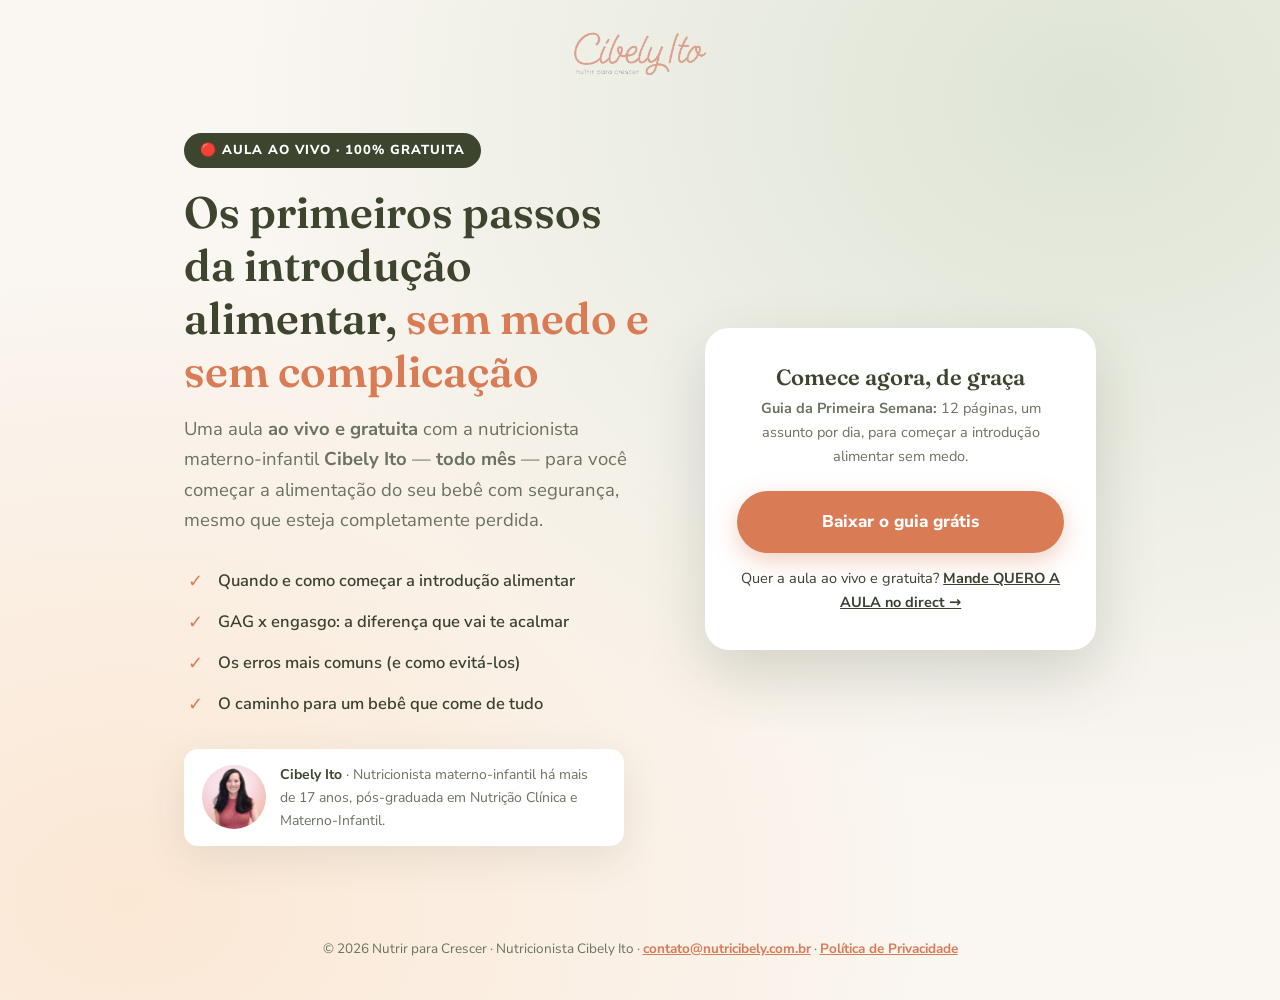
<file: aula-gratis/index.html>
<!DOCTYPE html>
<html lang="pt-BR">
<head>
  <meta charset="UTF-8">
  <meta name="viewport" content="width=device-width, initial-scale=1.0, viewport-fit=cover">

  <!-- Página de campanha (tráfego pago): não indexar no Google,
       para não competir com a página principal de vendas -->
  <meta name="robots" content="noindex">

  <title>Aula ao vivo e gratuita de Introdução Alimentar | Nutri Cibely Ito</title>
  <meta name="description" content="Aula ao vivo e gratuita com a nutricionista materno-infantil Cibely Ito, todo mês: os primeiros passos da introdução alimentar do seu bebê, sem medo e sem complicação.">

  <meta property="og:type" content="website">
  <meta property="og:locale" content="pt_BR">
  <meta property="og:site_name" content="Nutrir para Crescer">
  <meta property="og:title" content="Aula ao vivo e gratuita: introdução alimentar sem medo — Nutri Cibely Ito">
  <meta property="og:description" content="Todo mês, uma aula ao vivo e gratuita sobre introdução alimentar, com a nutricionista Cibely Ito. Garanta sua vaga.">
  <meta property="og:url" content="https://nutrirparacrescer.com.br/aula-gratis/">
  <meta property="og:image" content="https://nutrirparacrescer.com.br/images/hero-mae-bebe.jpg">
  <meta name="twitter:card" content="summary_large_image">

  <link rel="icon" href="data:image/svg+xml,<svg xmlns='http://www.w3.org/2000/svg' viewBox='0 0 100 100'><text y='.9em' font-size='90'>🌱</text></svg>">

  <link rel="preconnect" href="https://fonts.googleapis.com">
  <link rel="preconnect" href="https://fonts.gstatic.com" crossorigin>
  <link href="https://fonts.googleapis.com/css2?family=Fraunces:opsz,wght@9..144,500;9..144,600;9..144,700&family=Nunito+Sans:wght@400;600;700;800&display=swap" rel="stylesheet">

  <style>
    :root{
      --verde:#8FB489; --verde-escuro:#3D452E; --verde-suave:#EBF2E9;
      --creme:#FAF6F1; --pessego:#FFBC7D; --terracota:#D97B54; --terracota-escuro:#C4663F;
      --rosa:#D8A292; --texto:#3A4132; --texto-suave:#6B7261; --branco:#FFFFFF;
      --sombra:0 12px 40px rgba(61,69,46,.10); --raio:18px;
    }
    *{margin:0;padding:0;box-sizing:border-box}
    body{font-family:'Nunito Sans',system-ui,sans-serif;background:
      radial-gradient(ellipse at 85% 10%,rgba(168,196,162,.35),transparent 55%),
      radial-gradient(ellipse at 10% 90%,rgba(255,188,125,.25),transparent 50%),var(--creme);
      color:var(--texto);line-height:1.65;font-size:17px;min-height:100vh}
    h1,h2,h3{font-family:'Fraunces',Georgia,serif;color:var(--verde-escuro);line-height:1.2;font-weight:600}
    .wrap{max-width:960px;margin:0 auto;padding:0 24px}

    .cabeca{text-align:center;padding:28px 0 8px}
    .cabeca img{height:52px;width:auto;margin:0 auto}

    /* o .wrap interno usa display:contents, então a largura/centralização
       e o padding lateral precisam ficar no próprio .hero */
    .hero{display:grid;grid-template-columns:1.1fr .9fr;gap:44px;align-items:center;
          max-width:960px;margin:0 auto;padding:36px 24px 64px}
    .selo{display:inline-block;background:var(--verde-escuro);color:#fff;
          font-weight:800;font-size:13px;letter-spacing:1px;text-transform:uppercase;
          padding:7px 16px;border-radius:999px;margin-bottom:18px}
    h1{font-size:clamp(30px,4.4vw,44px);margin-bottom:16px}
    h1 em{font-style:normal;color:var(--terracota)}
    .sub{font-size:18.5px;color:var(--texto-suave);margin-bottom:24px;max-width:50ch}
    .aprender{list-style:none;margin-bottom:8px}
    .aprender li{padding:7px 0 7px 34px;position:relative;font-weight:600;font-size:16.5px}
    .aprender li::before{content:"✓";position:absolute;left:4px;color:var(--terracota);font-weight:800;font-size:18px}
    .quem{display:flex;gap:14px;align-items:center;margin-top:24px;background:var(--branco);
          border-radius:14px;padding:14px 18px;box-shadow:var(--sombra);max-width:440px}
    .quem img{width:64px;height:64px;border-radius:50%;object-fit:cover}
    .quem p{font-size:14px;color:var(--texto-suave)}
    .quem strong{color:var(--verde-escuro)}

    .caixa-form{background:var(--branco);border-radius:24px;padding:36px 32px;box-shadow:0 24px 60px rgba(61,69,46,.18)}
    .caixa-form h2{font-size:22px;margin-bottom:6px;text-align:center}
    .caixa-form .gratis{text-align:center;font-size:14.5px;color:var(--texto-suave);margin-bottom:22px}
    .campos{display:flex;flex-direction:column;gap:12px;margin-bottom:14px}
    input[type=text],input[type=email],input[type=tel]{
      width:100%;padding:15px 18px;border:1px solid rgba(61,69,46,.2);border-radius:12px;
      font-family:'Nunito Sans',sans-serif;font-size:16px;background:var(--branco);color:var(--texto)}
    input:focus{outline:2px solid var(--terracota);border-color:transparent}
    .consentimento{display:flex;gap:10px;align-items:flex-start;font-size:13px;
                   color:var(--texto-suave);margin-bottom:16px;cursor:pointer}
    .consentimento input{margin-top:3px;accent-color:var(--terracota)}
    .consentimento a{color:var(--terracota)}
    .btn{display:block;width:100%;background:var(--terracota);color:#fff;font-weight:800;font-size:17px;
         padding:17px 20px;border-radius:999px;border:0;cursor:pointer;text-align:center;font-family:'Nunito Sans',sans-serif;
         box-shadow:0 8px 24px rgba(217,123,84,.35);transition:transform .15s,background .15s}
    .btn:hover{background:var(--terracota-escuro);transform:translateY(-2px)}
    .nota{font-size:12.5px;color:var(--texto-suave);text-align:center;margin-top:12px}
    .sucesso{display:none;text-align:center;font-weight:800;color:var(--verde-escuro);
             background:var(--verde-suave);border-radius:12px;padding:18px;margin-top:8px}

    footer{text-align:center;padding:28px 0 40px;font-size:13.5px;color:var(--texto-suave)}
    footer a{color:var(--terracota);font-weight:700}

    @media (max-width:820px){
      .hero{grid-template-columns:1fr;padding-top:16px}
    }
  </style>
</head>
<body>

  <header class="cabeca">
    <img src="../images/logo.png" alt="Cibely Ito — Nutrir para Crescer">
  </header>

  <section class="hero">
    <div class="wrap" style="display:contents">
      <div>
        <span class="selo">🔴 Aula ao vivo · 100% gratuita</span>
        <h1>Os primeiros passos da introdução alimentar, <em>sem medo e sem complicação</em></h1>
        <p class="sub">Uma aula <strong>ao vivo e gratuita</strong> com a nutricionista materno-infantil <strong>Cibely Ito</strong> — <strong>todo mês</strong> — para você começar a alimentação do seu bebê com segurança, mesmo que esteja completamente perdida.</p>
        <ul class="aprender">
          <li>Quando e como começar a introdução alimentar</li>
          <li>GAG x engasgo: a diferença que vai te acalmar</li>
          <li>Os erros mais comuns (e como evitá-los)</li>
          <li>O caminho para um bebê que come de tudo</li>
        </ul>
        <div class="quem">
          <img src="../images/perfil_instagram.jpg" alt="Nutricionista Cibely Ito">
          <p><strong>Cibely Ito</strong> · Nutricionista materno-infantil há mais de 17 anos, pós-graduada em Nutrição Clínica e Materno-Infantil.</p>
        </div>
      </div>

      <div class="caixa-form">
        <h2>Comece agora, de graça</h2>
        <p class="gratis"><strong>Guia da Primeira Semana:</strong> 12 páginas, um assunto por dia, para começar a introdução alimentar sem medo.</p>
        <a class="btn" id="btn-guia" href="/guia/Guia-da-Primeira-Semana.pdf" download data-goatcounter-click="landing-guia-download" style="text-align:center;text-decoration:none">Baixar o guia grátis</a>
        <div class="depois-guia" id="depois-guia" hidden style="margin-top:18px;padding:16px;border-radius:14px;background:rgba(127,143,110,.12);text-align:left;font-size:15px;line-height:1.5">
          <p style="margin:0 0 8px"><strong>💚 Seu guia está baixando.</strong> Próximos passos, se quiser:</p>
          <p style="margin:0 0 6px">📅 <strong>Aula ao vivo e gratuita, todo mês:</strong> <a href="https://ig.me/m/nutricibely" data-goatcounter-click="landing-depois-aula" style="color:inherit;font-weight:700;text-decoration:underline">mande QUERO A AULA no direct</a> e receba a data e o link do grupo.</p>
          <p style="margin:0">💬 <strong>Consulta com a Cibely:</strong> <a href="https://wa.me/5511977242242?text=Oi%20Cibely%2C%20baixei%20o%20Guia%20da%20Primeira%20Semana%20e%20quero%20agendar%20uma%20consulta" data-goatcounter-click="landing-depois-consulta" style="color:inherit;font-weight:700;text-decoration:underline">chamar no WhatsApp</a>.</p>
        </div>
        <p class="link-aula" style="text-align:center;margin-top:14px;font-size:14.5px">Quer a aula ao vivo e gratuita? <a href="https://ig.me/m/nutricibely" data-goatcounter-click="landing-aula-direct" style="color:inherit;font-weight:700;text-decoration:underline">Mande QUERO A AULA no direct →</a></p>
      </div>
    </div>
  </section>

  <footer>
    <p>© 2026 Nutrir para Crescer · Nutricionista Cibely Ito · <a href="mailto:contato@nutricibely.com.br">contato@nutricibely.com.br</a> · <a href="../politica-privacidade.html">Política de Privacidade</a></p>
  </footer>

  <script>
    (function(){
      var b = document.getElementById('btn-guia');
      if(b){ b.addEventListener('click', function(){ document.getElementById('depois-guia').hidden = false; }); }
    })();
  </script>
  <script data-goatcounter="https://nutrirparacrescer.goatcounter.com/count" async src="//gc.zgo.at/count.js"></script>

</body>
</html>
</file>
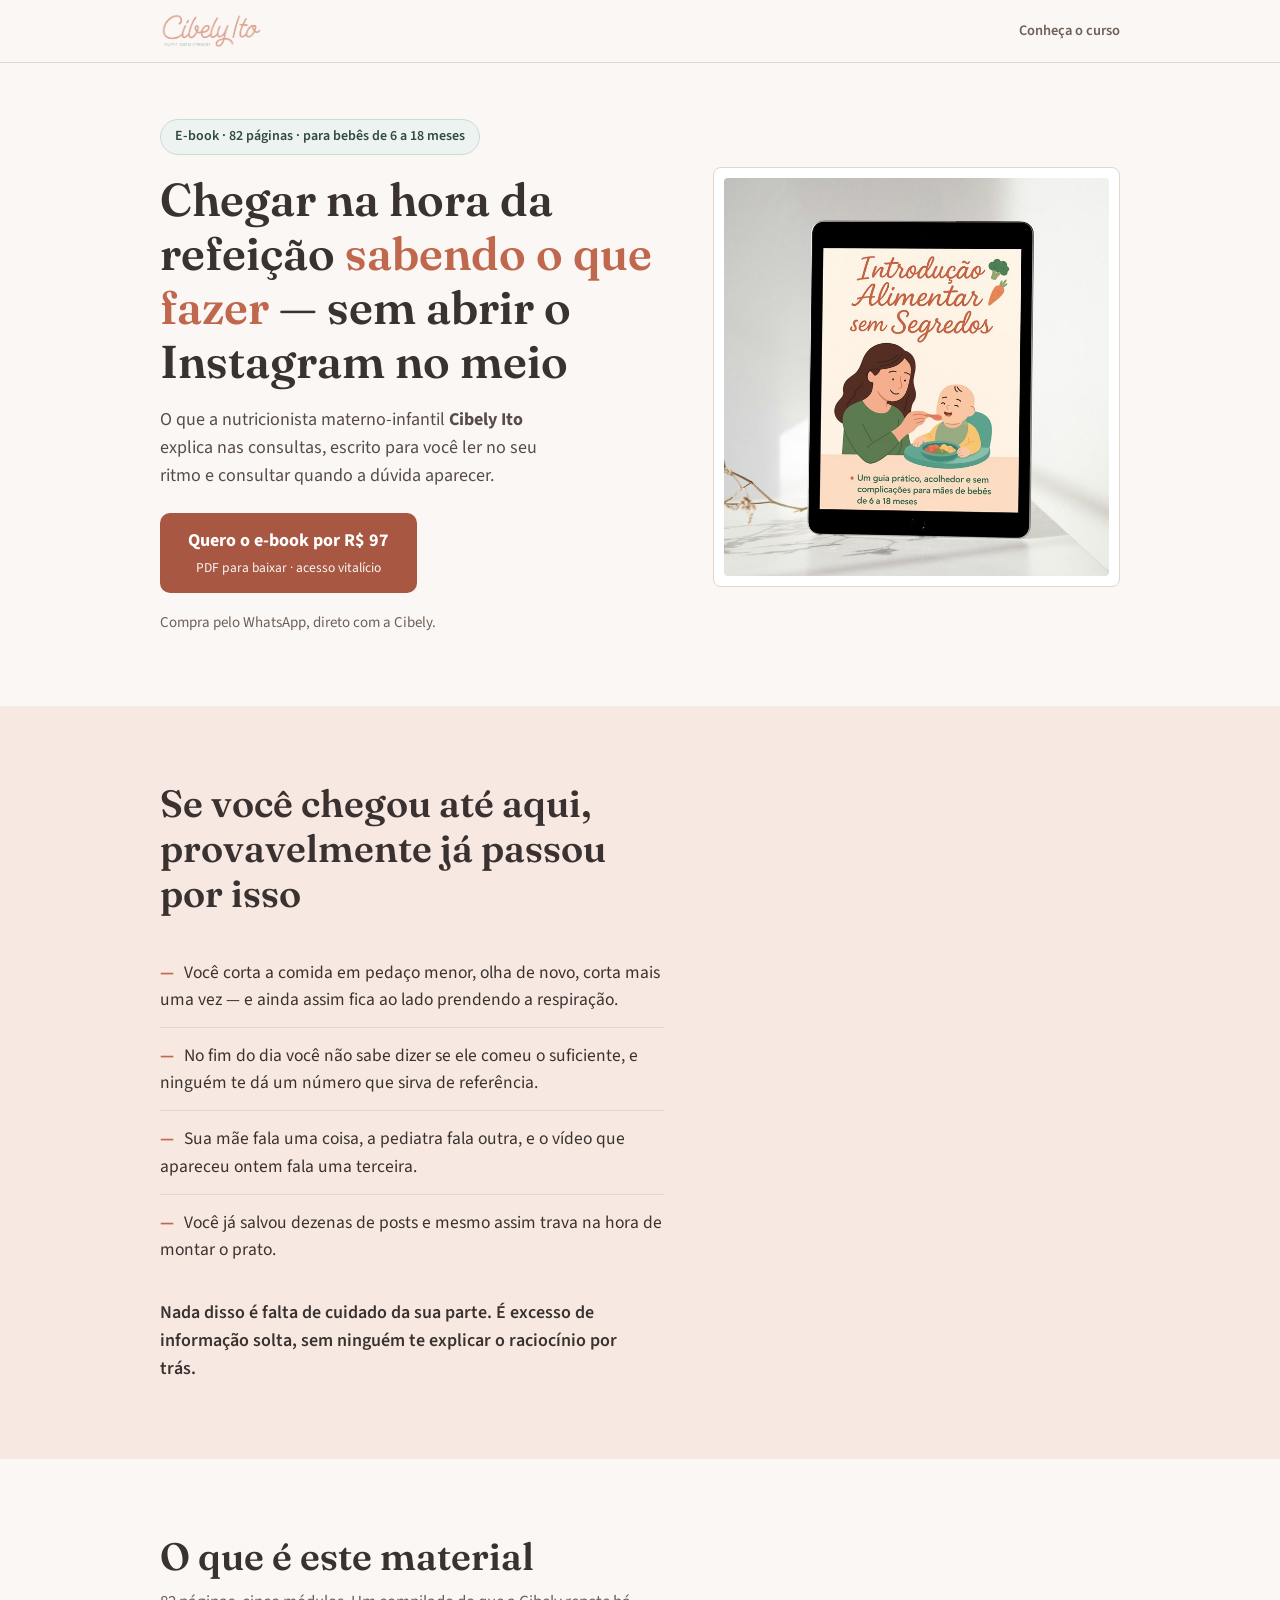
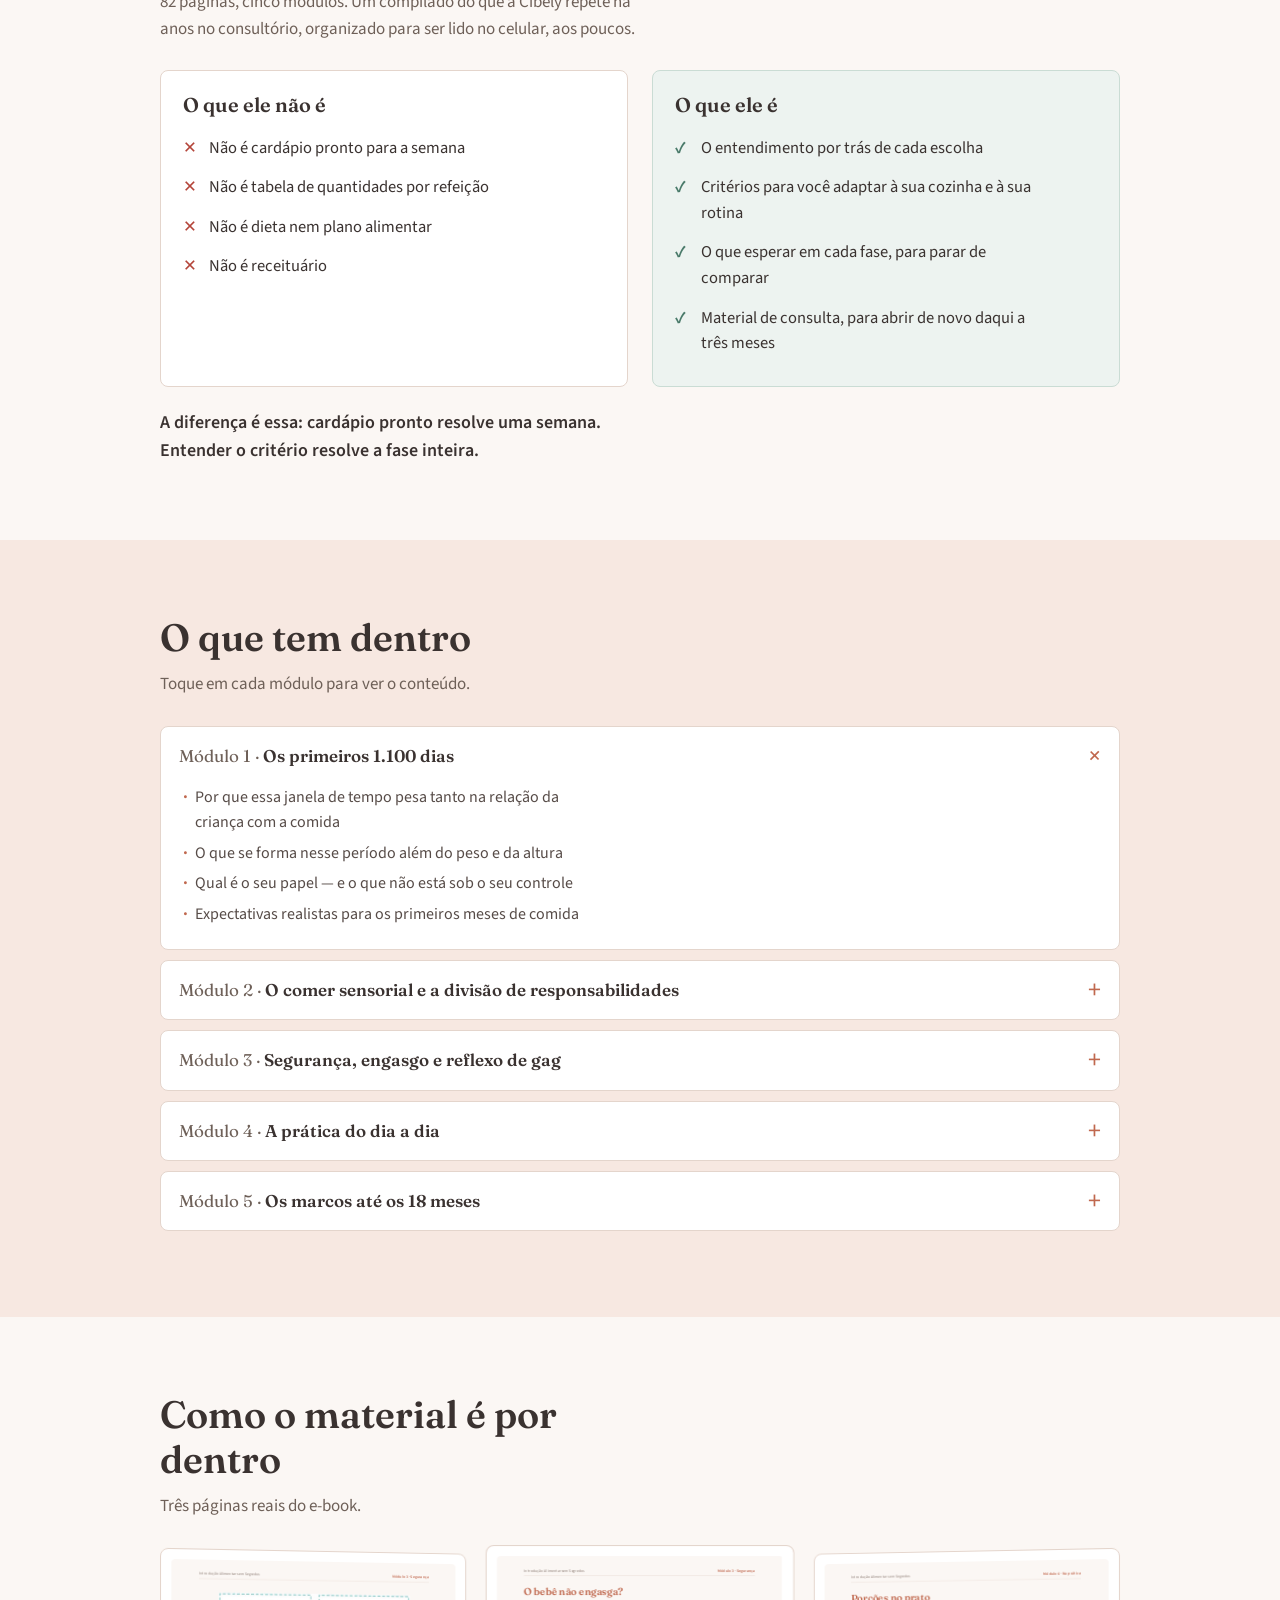
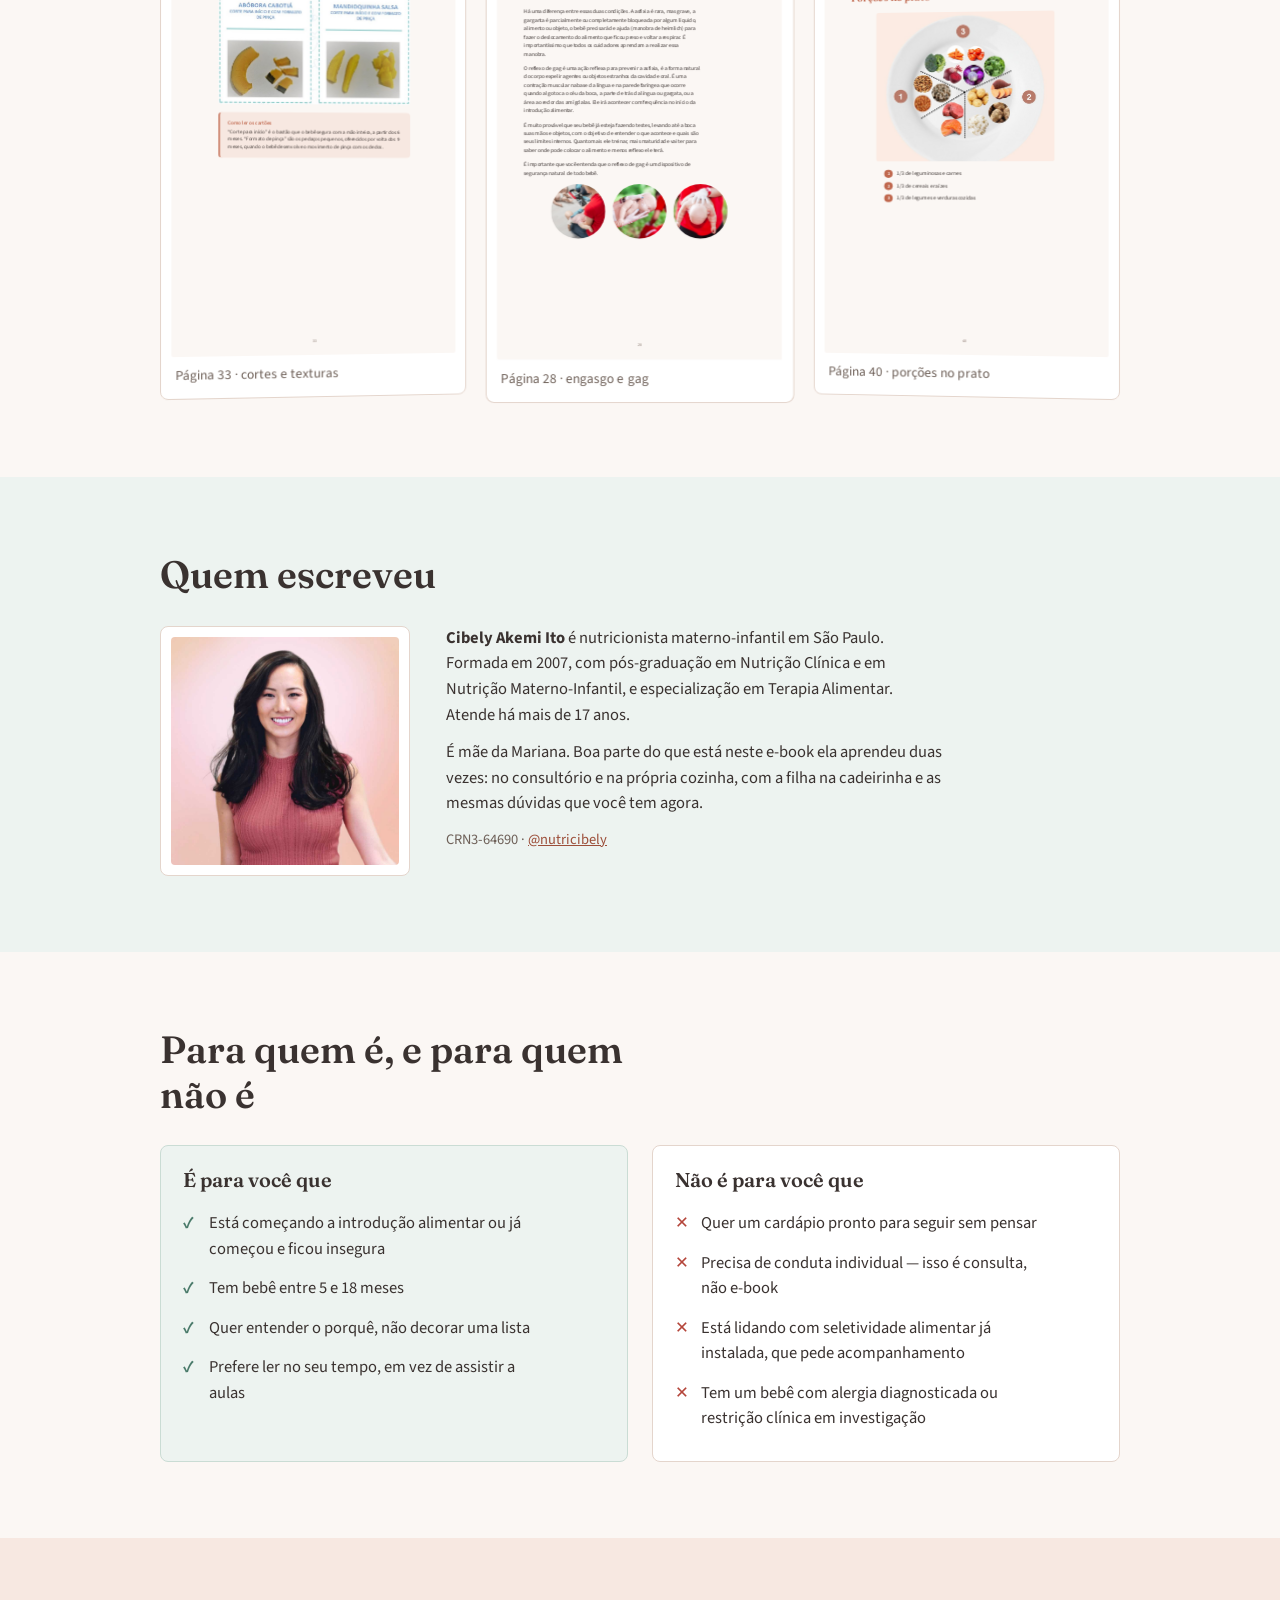
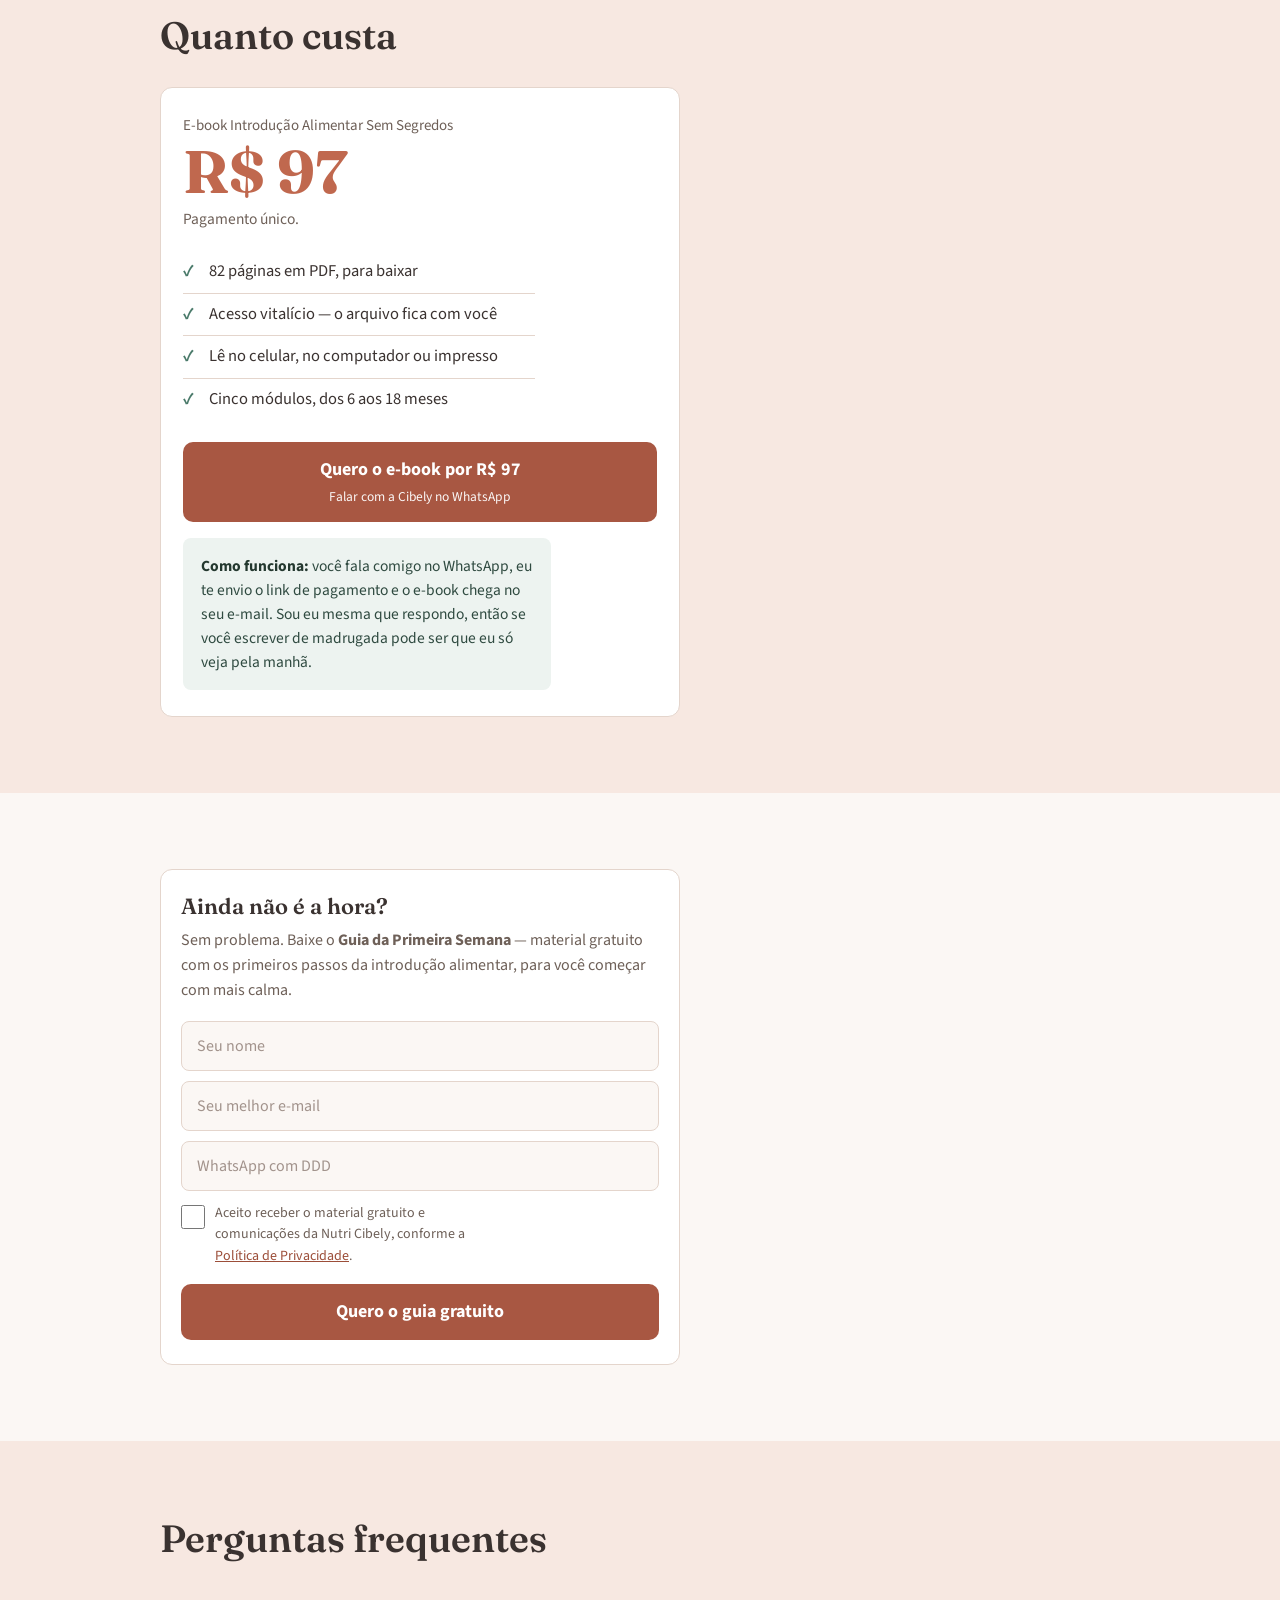
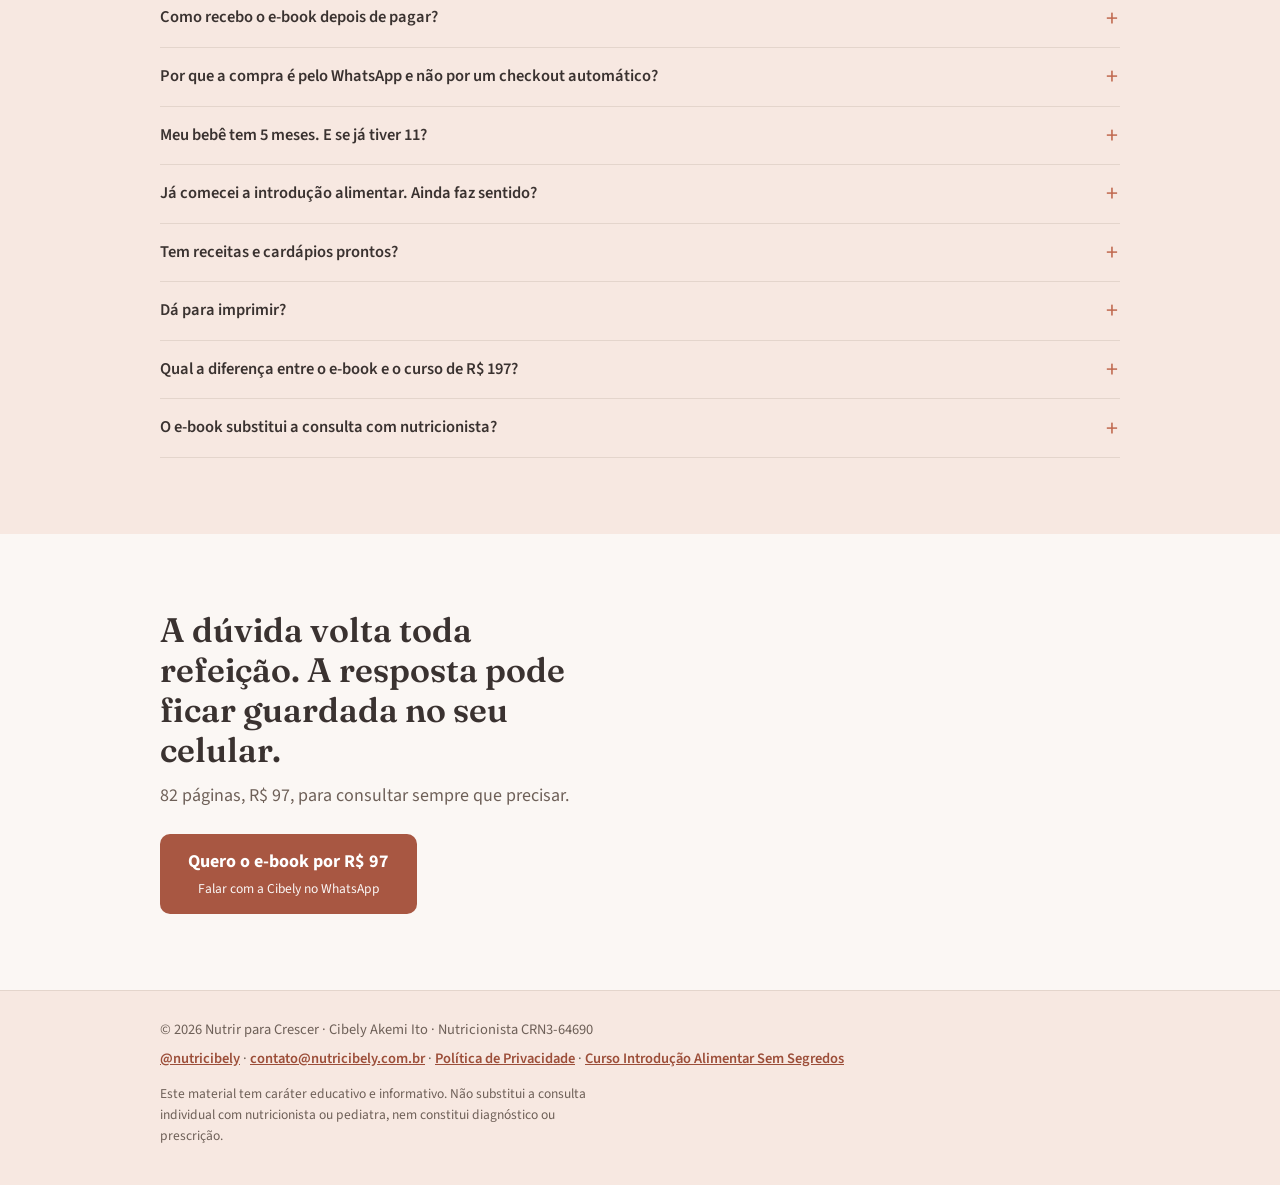
<file: ebook/index.html>
<!DOCTYPE html>
<html lang="pt-BR">
<head>
  <meta charset="UTF-8">
  <meta name="viewport" content="width=device-width, initial-scale=1.0, viewport-fit=cover">
  <meta name="theme-color" content="#FBF7F4">

  <!-- ⚠️ EM REVISÃO — REMOVER ESTA LINHA PARA LANÇAR.
       Enquanto a Cibely avalia a página, ela fica acessível por link direto
       mas fora do Google. Ao aprovar: apague a linha abaixo e dê push. -->
  <meta name="robots" content="noindex">

  <title>E-book Introdução Alimentar Sem Segredos | 82 páginas — Nutri Cibely Ito</title>
  <meta name="description" content="E-book de 82 páginas da nutricionista materno-infantil Cibely Ito sobre introdução alimentar: segurança, engasgo, cortes, texturas e marcos até 18 meses. R$ 97, PDF para baixar.">
  <link rel="canonical" href="https://nutrirparacrescer.com.br/ebook/">

  <!-- Compartilhamento em WhatsApp / Instagram / Facebook -->
  <meta property="og:type" content="website">
  <meta property="og:locale" content="pt_BR">
  <meta property="og:site_name" content="Nutrir para Crescer">
  <meta property="og:title" content="E-book Introdução Alimentar Sem Segredos — Nutri Cibely Ito">
  <meta property="og:description" content="82 páginas para você entender a introdução alimentar do seu bebê e decidir com segurança, sem depender de cardápio pronto. R$ 97.">
  <meta property="og:url" content="https://nutrirparacrescer.com.br/ebook/">
  <!-- TROCAR: og-ebook.jpg (1200×630) assim que a arte de compartilhamento estiver pronta.
       Até lá usa a capa atual, que já rende um preview aceitável no WhatsApp. -->
  <meta property="og:image" content="https://nutrirparacrescer.com.br/images/ebook-ia.jpg">
  <meta property="og:image:alt" content="Capa do e-book Introdução Alimentar Sem Segredos, da nutricionista Cibely Ito">
  <meta name="twitter:card" content="summary_large_image">

  <link rel="icon" href="data:image/svg+xml,<svg xmlns='http://www.w3.org/2000/svg' viewBox='0 0 100 100'><text y='.9em' font-size='90'>🌱</text></svg>">

  <link rel="preconnect" href="https://fonts.googleapis.com">
  <link rel="preconnect" href="https://fonts.gstatic.com" crossorigin>
  <link href="https://fonts.googleapis.com/css2?family=Fraunces:opsz,wght@9..144,600;9..144,700&family=Source+Sans+3:wght@400;600;700&display=swap" rel="stylesheet">

  <!-- Dados estruturados: produto (preço aparece no Google) -->
  <script type="application/ld+json">
  {
    "@context": "https://schema.org",
    "@type": "Product",
    "name": "E-book Introdução Alimentar Sem Segredos",
    "description": "E-book de 82 páginas sobre introdução alimentar, escrito pela nutricionista materno-infantil Cibely Ito. Cinco módulos: os primeiros 1.100 dias, o comer sensorial e a divisão de responsabilidades, segurança e reflexo de gag, a prática do dia a dia e os marcos até 18 meses.",
    "image": ["https://nutrirparacrescer.com.br/images/ebook-ia.jpg"],
    "brand": {"@type": "Brand", "name": "Nutrir para Crescer"},
    "author": {"@type": "Person", "name": "Cibely Akemi Ito"},
    "inLanguage": "pt-BR",
    "numberOfPages": 82,
    "offers": {
      "@type": "Offer",
      "price": "97.00",
      "priceCurrency": "BRL",
      "availability": "https://schema.org/InStock",
      "url": "https://nutrirparacrescer.com.br/ebook/",
      "seller": {"@type": "Person", "name": "Cibely Akemi Ito"}
    }
  }
  </script>

  <!-- Dados estruturados: FAQ -->
  <script type="application/ld+json">
  {
    "@context": "https://schema.org",
    "@type": "FAQPage",
    "mainEntity": [
      {"@type":"Question","name":"Como recebo o e-book depois de pagar?","acceptedAnswer":{"@type":"Answer","text":"Você fala comigo no WhatsApp, eu envio o link de pagamento e, assim que o pagamento é confirmado, o PDF chega no e-mail que você me passar. O arquivo é seu para sempre: pode baixar no celular, no computador e reler quantas vezes quiser."}},
      {"@type":"Question","name":"Por que a compra é pelo WhatsApp e não por um checkout automático?","acceptedAnswer":{"@type":"Answer","text":"Porque hoje eu prefiro conversar com quem compra. O preço está publicado aqui, então você já sabe quanto é antes de me chamar. O envio do link e do PDF é feito por mim, e por isso pode levar algumas horas se você escrever de madrugada."}},
      {"@type":"Question","name":"Meu bebê tem 5 meses. E se já tiver 11?","acceptedAnswer":{"@type":"Answer","text":"O conteúdo é pensado para a fase dos 6 aos 18 meses. Se seu bebê ainda não completou 6 meses, o material serve para você chegar preparada. Se já passou dos 9 ou 10, você começa direto na fase dele e usa as anteriores como consulta."}},
      {"@type":"Question","name":"Já comecei a introdução alimentar. Ainda faz sentido?","acceptedAnswer":{"@type":"Answer","text":"Sim. A maior parte do material trata de coisas que se aplicam em qualquer ponto do caminho: cortes e texturas, segurança, divisão de responsabilidades na mesa e o que esperar em cada fase. Nada aqui exige que você recomece do zero."}},
      {"@type":"Question","name":"Tem receitas e cardápios prontos?","acceptedAnswer":{"@type":"Answer","text":"Não. Este e-book é sobre entender o porquê de cada escolha para você montar o prato com o que tem em casa. Ele traz grupos alimentares, cortes, texturas e combinações, mas não é um receituário nem uma tabela de quantidades."}},
      {"@type":"Question","name":"Dá para imprimir?","acceptedAnswer":{"@type":"Answer","text":"Dá. É um PDF comum, sem senha e sem bloqueio de impressão. Muitas mães imprimem só as páginas de cortes e texturas para deixar na cozinha."}},
      {"@type":"Question","name":"Qual a diferença entre o e-book e o curso de R$ 197?","acceptedAnswer":{"@type":"Answer","text":"O e-book é o material escrito, para ler no seu ritmo. O curso é em vídeo, acompanha o bebê aula por aula e inclui aulas com uma osteopata pediátrica e uma odontopediatra, além de outros e-books. Importante: este e-book já vem incluído no curso — se você pretende fazer o curso, não compre os dois."}},
      {"@type":"Question","name":"O e-book substitui a consulta com nutricionista?","acceptedAnswer":{"@type":"Answer","text":"Não. É um material educativo, de orientação geral. Ele não substitui a consulta individual, que é onde a gente olha o caso do seu bebê, o histórico dele e as particularidades da sua família. Se houver alergia, restrição alimentar diagnosticada ou qualquer preocupação clínica, procure acompanhamento individual."}}
    ]
  }
  </script>

  <style>
    /* ==========================================================
       Guia de estilo Nutri Cibely — mesmo sistema do e-book
       e do material gratuito.
       ========================================================== */
    :root{
      --fundo:#FBF7F4;          /* off-white quente, fundo base */
      --nude:#F7E8E1;           /* blocos e seções alternadas */
      --nude-clara:#F4E0D8;     /* apoio */
      --terracota:#C0684E;      /* títulos, destaques */
      --salvia:#7FA396;         /* blocos técnicos e apoio */
      --salvia-clara:#EDF3F0;   /* fundo de bloco técnico */
      --texto:#3A3230;          /* texto corrido — nunca preto puro */
      /* O guia pede #8B7B72 para legendas, mas em texto de 13–17px ele fica
         entre 3,4:1 e 4,1:1 — abaixo do mínimo AA de 4,5:1. Este é o mesmo
         tom quente, escurecido o suficiente para passar em todos os fundos
         da página (5,1:1 no nude, 5,7:1 no off-white). */
      --legenda:#6E6058;        /* legendas e apoio */
      --legenda-guia:#8B7B72;   /* tom original do guia — só para uso decorativo */
      --filete:#E4D5CC;         /* bordas finas */
      --alerta:#B4453A;
      --branco:#FFFFFF;

      /* Passos escurecidos do terracota, só para garantir contraste AA:
         #C0684E dá 3,7:1 no fundo claro (ok para título grande, não para
         texto corrido nem para texto branco sobre botão).
         --terracota-btn  = 5,1:1 com texto branco
         --terracota-txt  = 4,9:1 sobre nude e 5,5:1 sobre o fundo base */
      --terracota-btn:#A85742;
      --terracota-btn-ativo:#8F4634;
      --terracota-txt:#9C4E39;

      --raio:8px;
    }
    *{margin:0;padding:0;box-sizing:border-box}
    html{scroll-behavior:smooth;-webkit-text-size-adjust:100%}
    body{
      font-family:'Source Sans 3',system-ui,-apple-system,sans-serif;
      background:var(--fundo);color:var(--texto);
      line-height:1.55;font-size:17px;text-align:left;
      padding-bottom:84px; /* espaço da barra fixa de compra */
    }
    h1,h2,h3{font-family:'Fraunces',Georgia,serif;font-weight:600;line-height:1.18;color:var(--texto);text-transform:none}
    h1 em,h2 em,h3 em{font-style:normal;color:var(--terracota)}
    p{max-width:62ch}
    img{max-width:100%;height:auto;display:block}
    a{color:var(--terracota-txt)}
    strong{font-weight:700}
    .destaque{color:var(--terracota-txt);font-weight:600}
    :focus-visible{outline:3px solid var(--terracota-btn);outline-offset:3px;border-radius:4px}

    .wrap{max-width:1000px;margin:0 auto;padding:0 20px}
    section{padding:52px 0}
    .fundo-nude{background:var(--nude)}
    .fundo-salvia{background:var(--salvia-clara)}

    .titulo-secao{margin-bottom:28px}
    .titulo-secao h2{font-size:clamp(25px,5.4vw,34px);margin-bottom:10px;max-width:20ch}
    .titulo-secao p{color:var(--legenda);font-size:17px}

    /* ---------- Botão ---------- */
    .btn{
      display:inline-flex;flex-direction:column;align-items:center;justify-content:center;
      min-height:56px;padding:14px 28px;background:var(--terracota-btn);color:#fff;
      font-family:'Source Sans 3',sans-serif;font-weight:700;font-size:18px;
      border:0;border-radius:10px;text-decoration:none;text-align:center;cursor:pointer;
      transition:background .15s;
    }
    .btn:active{background:var(--terracota-btn-ativo)}
    .btn small{display:block;font-weight:400;font-size:13.5px;margin-top:3px;opacity:.95}
    .btn-largo{display:flex;width:100%}
    @media (hover:hover){.btn:hover{background:var(--terracota-btn-ativo)}}

    /* ---------- Topo ---------- */
    .topo{border-bottom:1px solid var(--filete);background:var(--fundo)}
    .topo .wrap{display:flex;align-items:center;justify-content:space-between;
                padding-top:12px;padding-bottom:12px;gap:16px}
    .topo img{height:38px;width:auto}
    .topo .link-curso{font-size:14.5px;color:var(--legenda);text-decoration:none;font-weight:600}

    /* ---------- Hero ---------- */
    .hero{padding:36px 0 44px}
    .hero .selo{display:inline-block;background:var(--salvia-clara);color:#2F4A40;
                border:1px solid #CADCD4;border-radius:999px;
                font-size:14px;font-weight:600;padding:6px 14px;margin-bottom:18px}
    .hero h1{font-size:clamp(29px,7.4vw,46px);margin-bottom:16px;max-width:16ch}
    .hero .sub{font-size:18px;color:#574C48;margin-bottom:24px;max-width:46ch}
    .capa-hero{margin:0 0 26px;max-width:300px}
    .hero-precinho{margin:18px 0 0;font-size:15px;color:var(--legenda)}
    .hero-precinho strong{color:var(--texto);font-weight:700}

    /* ---------- Photocard (padrão de imagem do sistema) ---------- */
    .photocard{background:var(--branco);border:1px solid var(--filete);border-radius:var(--raio);
               padding:10px;margin:0}
    .photocard img{border-radius:4px;width:100%}
    .photocard figcaption{font-size:13.5px;color:var(--legenda);padding:8px 4px 2px}
    /* estado de imagem ausente: cartão vazio em vez de ícone quebrado */
    .photocard.sem-imagem img{display:none}
    .photocard.sem-imagem::before{
      content:attr(data-vazio);display:flex;align-items:center;justify-content:center;
      text-align:center;padding:18px;aspect-ratio:1/1.414;background:var(--nude);
      border-radius:4px;color:var(--legenda);font-size:14px;line-height:1.4}

    /* ---------- Reconhecimento ---------- */
    .reconhece li{list-style:none;padding:14px 0;border-bottom:1px solid var(--filete);
                  font-size:17.5px;max-width:56ch}
    .reconhece li:last-child{border-bottom:0}
    .reconhece li::before{content:"—";color:var(--terracota);font-weight:700;margin-right:10px}
    .ponte{margin-top:22px;font-size:18px;font-weight:600;color:var(--texto);max-width:52ch}

    /* ---------- É / não é ---------- */
    .duas-colunas{display:grid;gap:18px}
    .bloco{background:var(--branco);border:1px solid var(--filete);border-radius:var(--raio);padding:22px}
    .bloco h3{font-size:20px;margin-bottom:12px}
    .bloco ul{list-style:none}
    .bloco li{position:relative;padding:7px 0 7px 26px;font-size:16.5px;max-width:46ch}
    .bloco li::before{position:absolute;left:0;top:7px;font-weight:700}
    .bloco.nao li::before{content:"✕";color:var(--alerta)}
    .bloco.sim li::before{content:"✓";color:#4A7A6A}
    .bloco.sim{background:var(--salvia-clara);border-color:#CADCD4}

    /* ---------- Módulos ---------- */
    details.modulo{background:var(--branco);border:1px solid var(--filete);
                   border-radius:var(--raio);margin-bottom:10px;overflow:hidden}
    details.modulo summary{
      cursor:pointer;list-style:none;padding:16px 18px;min-height:52px;
      display:flex;align-items:center;justify-content:space-between;gap:12px;
      font-weight:600;font-size:17px;font-family:'Fraunces',Georgia,serif}
    details.modulo summary::-webkit-details-marker{display:none}
    details.modulo summary::after{content:"+";font-size:26px;line-height:1;color:var(--terracota);
                                  font-weight:400;flex-shrink:0;transition:transform .2s;
                                  font-family:'Source Sans 3',sans-serif}
    details.modulo[open] summary::after{transform:rotate(45deg)}
    details.modulo .conteudo{padding:0 18px 16px}
    details.modulo .conteudo li{margin-bottom:6px;font-size:16px;color:#574C48;
                                list-style:none;position:relative;padding-left:16px;max-width:52ch}
    details.modulo .conteudo li::before{content:"·";position:absolute;left:4px;
                                        color:var(--terracota);font-weight:700}
    .num-modulo{color:var(--legenda);font-weight:400}

    /* ---------- Prévia ----------
       No celular vira carrossel: três páginas A4 empilhadas dariam
       quase 1.500px de rolagem numa leitura de 30 segundos. */
    .previa-grid{display:flex;gap:14px;overflow-x:auto;scroll-snap-type:x mandatory;
                 -webkit-overflow-scrolling:touch;padding-bottom:6px;
                 margin-left:-20px;margin-right:-20px;padding-left:20px;padding-right:20px}
    .previa-grid .photocard{flex:0 0 72%;scroll-snap-align:center}
    .previa-dica{font-size:14.5px;color:var(--legenda);margin-top:10px}

    /* A página do e-book é A4 a 96dpi (794×1123). O iframe é renderizado nesse
       tamanho e reduzido por transform; --esc é calculado no JS a partir da
       largura real do cartão. O valor abaixo é só o palpite inicial, para não
       piscar em tela grande antes do script rodar. */
    .previa .moldura{position:relative;width:100%;aspect-ratio:794/1123;
                     overflow:hidden;border-radius:4px;background:var(--branco)}
    .previa iframe{position:absolute;top:0;left:0;width:794px;height:1123px;border:0;
                   transform-origin:top left;transform:scale(var(--esc,.34));
                   pointer-events:none}

    /* ---------- Autora ---------- */
    .autora-grid{display:grid;gap:20px}
    .autora-foto{max-width:220px}
    .autora p{margin-bottom:12px;font-size:16.5px}
    .autora .crn{font-size:14.5px;color:var(--legenda)}

    /* ---------- Preço ---------- */
    .caixa-preco{background:var(--branco);border:1px solid var(--filete);border-radius:12px;
                 padding:26px 22px;max-width:520px}
    .caixa-preco .rotulo{font-size:15px;color:var(--legenda)}
    .preco{font-family:'Fraunces',Georgia,serif;font-weight:700;color:var(--terracota);
           font-size:clamp(44px,12vw,60px);line-height:1;margin:4px 0 6px}
    .preco-nota{font-size:15.5px;color:var(--legenda);margin-bottom:20px}
    .inclui{list-style:none;margin:0 0 22px}
    .inclui li{position:relative;padding:8px 0 8px 26px;font-size:16.5px;
               border-bottom:1px solid var(--filete);max-width:44ch}
    .inclui li:last-child{border-bottom:0}
    .inclui li::before{content:"✓";position:absolute;left:0;top:8px;color:#4A7A6A;font-weight:700}
    .como-funciona{background:var(--salvia-clara);border-radius:var(--raio);
                   padding:16px 18px;margin-top:16px;font-size:15.5px;color:#2F4A40;max-width:46ch}
    .como-funciona strong{color:#24382F}

    /* ---------- Lead ---------- */
    .caixa-lead{background:var(--branco);border:1px solid var(--filete);
                border-radius:12px;padding:24px 20px;max-width:520px}
    .caixa-lead h2{font-size:22px;margin-bottom:8px}
    .caixa-lead .intro{font-size:16px;color:var(--legenda);margin-bottom:18px}
    .campos{display:flex;flex-direction:column;gap:10px;margin-bottom:12px}
    .campos input{width:100%;min-height:50px;padding:13px 15px;border:1px solid var(--filete);
                  border-radius:var(--raio);font-family:'Source Sans 3',sans-serif;
                  font-size:16px;background:var(--fundo);color:var(--texto)}
    .campos input::placeholder{color:#A2938C}
    .consentimento{display:flex;gap:10px;align-items:flex-start;font-size:14px;
                   color:var(--legenda);margin-bottom:16px;cursor:pointer;max-width:44ch}
    .consentimento input{margin-top:2px;width:24px;height:24px;flex-shrink:0;accent-color:var(--terracota-btn)}
    .sucesso{display:none;background:var(--salvia-clara);border-radius:var(--raio);
             padding:16px;font-weight:600;color:#2F4A40}

    /* ---------- FAQ ---------- */
    .faq details{border-bottom:1px solid var(--filete)}
    .faq summary{cursor:pointer;list-style:none;padding:16px 30px 16px 0;min-height:52px;
                 display:flex;align-items:center;font-weight:600;font-size:16.5px;position:relative}
    .faq summary::-webkit-details-marker{display:none}
    .faq summary::after{content:"+";position:absolute;right:2px;font-size:24px;color:var(--terracota);
                        font-weight:400;transition:transform .2s}
    .faq details[open] summary::after{transform:rotate(45deg)}
    .faq .resposta{padding:0 0 18px;color:#574C48;font-size:16px}
    .faq .resposta p{max-width:58ch}

    /* ---------- CTA final + rodapé ---------- */
    .cta-final h2{font-size:clamp(25px,5.4vw,34px);margin-bottom:12px;max-width:18ch}
    .cta-final p{color:var(--legenda);margin-bottom:24px}
    footer{background:var(--nude);border-top:1px solid var(--filete);
           padding:28px 0 32px;font-size:14.5px;color:var(--legenda)}
    footer p{margin-bottom:6px;max-width:none}
    footer a{color:var(--terracota-txt);font-weight:600}
    .aviso-educativo{font-size:13.5px;margin-top:14px;max-width:64ch}

    /* ---------- Barra fixa de compra ---------- */
    .barra-compra{
      position:fixed;bottom:0;left:0;right:0;z-index:60;
      background:rgba(251,247,244,.97);backdrop-filter:blur(8px);
      border-top:1px solid var(--filete);
      padding:10px 16px calc(10px + env(safe-area-inset-bottom));
      display:flex;align-items:center;gap:12px}
    .barra-compra .valor{font-family:'Fraunces',Georgia,serif;font-weight:700;
                         font-size:22px;color:var(--terracota);flex-shrink:0}
    .barra-compra .btn{flex:1;min-height:48px;padding:10px 16px;font-size:16px}

    /* ---------- Aviso de cookies (só aparece se houver pixel/GA) ---------- */
    .cookies{display:none;position:fixed;bottom:0;left:0;right:0;z-index:70;
             background:var(--branco);border-top:1px solid var(--filete);
             padding:16px 20px calc(16px + env(safe-area-inset-bottom));
             box-shadow:0 -6px 20px rgba(58,50,48,.08)}
    .cookies .conteudo{max-width:1000px;margin:0 auto;display:grid;gap:12px}
    .cookies p{font-size:14.5px;color:var(--legenda);max-width:70ch}
    .cookies .acoes{display:flex;gap:10px;flex-wrap:wrap}
    .cookies button{min-height:48px;padding:12px 20px;border-radius:var(--raio);
                    font-family:'Source Sans 3',sans-serif;font-size:15.5px;font-weight:600;cursor:pointer}
    .cookies .aceitar{background:var(--terracota-btn);color:#fff;border:0}
    .cookies .recusar{background:transparent;color:var(--texto);border:1px solid var(--filete)}

    /* ==========================================================
       Desktop — a base acima é a versão de celular
       ========================================================== */
    @media (min-width:820px){
      body{font-size:18px;padding-bottom:0}
      section{padding:76px 0}
      .hero{padding:56px 0 72px}
      .hero .wrap{display:grid;grid-template-columns:1.1fr .9fr;gap:56px;align-items:center}
      .capa-hero{margin:0;max-width:100%}
      .capa-hero-col{order:2}
      .duas-colunas{grid-template-columns:1fr 1fr;gap:24px}
      .previa-grid{display:grid;grid-template-columns:repeat(3,1fr);gap:22px;perspective:1400px;
                   overflow:visible;margin:0;padding:0}
      .previa-grid .photocard{flex:none;transition:transform .3s}
      .previa-dica{display:none}
      .previa-grid .photocard:nth-child(1){transform:rotateY(7deg) translateZ(-24px)}
      .previa-grid .photocard:nth-child(3){transform:rotateY(-7deg) translateZ(-24px)}
      .previa-grid .photocard:nth-child(2){transform:translateZ(12px)}
      @media (hover:hover){.previa-grid .photocard:hover{transform:none}}
      .autora-grid{grid-template-columns:250px 1fr;gap:36px;align-items:start}
      .autora-foto{max-width:100%}
      .barra-compra{display:none}
      .titulo-secao h2{font-size:clamp(28px,3.2vw,38px)}
    }
    @media (prefers-reduced-motion:reduce){
      html{scroll-behavior:auto}
      *{transition:none!important}
      .previa-grid .photocard{transform:none!important}
    }
  </style>
</head>
<body>

  <!-- ===== TOPO ===== -->
  <header class="topo">
    <div class="wrap">
      <a href="../"><img src="../images/logo.png" alt="Nutrir para Crescer — Cibely Ito"></a>
      <a class="link-curso" href="../">Conheça o curso</a>
    </div>
  </header>

  <!-- ===== 1. HERO ===== -->
  <section class="hero">
    <div class="wrap">
      <div>
        <span class="selo">E-book · 82 páginas · para bebês de 6 a 18 meses</span>
        <h1>Chegar na hora da refeição <em>sabendo o que fazer</em> — sem abrir o Instagram no meio</h1>
        <p class="sub">O que a nutricionista materno-infantil <strong>Cibely Ito</strong> explica nas consultas, escrito para você ler no seu ritmo e consultar quando a dúvida aparecer.</p>
        <a class="btn" href="#preco" data-cta="hero-ancora">
          Quero o e-book por R$ 97
          <small>PDF para baixar · acesso vitalício</small>
        </a>
        <p class="hero-precinho">Compra pelo WhatsApp, direto com a Cibely.</p>
      </div>
      <div class="capa-hero-col">
        <!-- TROCAR: ebook-capa-2026.webp (800×1067) — mockup da capa redesenhada.
             Enquanto não chega, usa a capa atual do e-book. -->
        <figure class="photocard capa-hero">
          <!-- width/height = dimensões reais do arquivo atual (evita salto de layout).
               Ao trocar pela capa nova, atualize estes dois números. -->
          <img src="../images/ebook-ia.jpg" width="750" height="776" fetchpriority="high"
               alt="Capa do e-book Introdução Alimentar Sem Segredos, da nutricionista Cibely Ito">
        </figure>
      </div>
    </div>
  </section>

  <!-- ===== 2. O RECONHECIMENTO ===== -->
  <section class="fundo-nude">
    <div class="wrap">
      <div class="titulo-secao">
        <h2>Se você chegou até aqui, provavelmente já passou por isso</h2>
      </div>
      <ul class="reconhece">
        <li>Você corta a comida em pedaço menor, olha de novo, corta mais uma vez — e ainda assim fica ao lado prendendo a respiração.</li>
        <li>No fim do dia você não sabe dizer se ele comeu o suficiente, e ninguém te dá um número que sirva de referência.</li>
        <li>Sua mãe fala uma coisa, a pediatra fala outra, e o vídeo que apareceu ontem fala uma terceira.</li>
        <li>Você já salvou dezenas de posts e mesmo assim trava na hora de montar o prato.</li>
      </ul>
      <p class="ponte">Nada disso é falta de cuidado da sua parte. É excesso de informação solta, sem ninguém te explicar o raciocínio por trás.</p>
    </div>
  </section>

  <!-- ===== 3. O QUE É O MATERIAL ===== -->
  <section>
    <div class="wrap">
      <div class="titulo-secao">
        <h2>O que é este material</h2>
        <p>82 páginas, cinco módulos. Um compilado do que a Cibely repete há anos no consultório, organizado para ser lido no celular, aos poucos.</p>
      </div>
      <div class="duas-colunas">
        <div class="bloco nao">
          <h3>O que ele não é</h3>
          <ul>
            <li>Não é cardápio pronto para a semana</li>
            <li>Não é tabela de quantidades por refeição</li>
            <li>Não é dieta nem plano alimentar</li>
            <li>Não é receituário</li>
          </ul>
        </div>
        <div class="bloco sim">
          <h3>O que ele é</h3>
          <ul>
            <li>O entendimento por trás de cada escolha</li>
            <li>Critérios para você adaptar à sua cozinha e à sua rotina</li>
            <li>O que esperar em cada fase, para parar de comparar</li>
            <li>Material de consulta, para abrir de novo daqui a três meses</li>
          </ul>
        </div>
      </div>
      <p class="ponte">A diferença é essa: cardápio pronto resolve uma semana. Entender o critério resolve a fase inteira.</p>
    </div>
  </section>

  <!-- ===== 4. O QUE TEM DENTRO ===== -->
  <section class="fundo-nude">
    <div class="wrap">
      <div class="titulo-secao">
        <h2>O que tem dentro</h2>
        <p>Toque em cada módulo para ver o conteúdo.</p>
      </div>

      <details class="modulo" open>
        <summary><span><span class="num-modulo">Módulo 1 ·</span> Os primeiros 1.100 dias</span></summary>
        <div class="conteudo"><ul>
          <li>Por que essa janela de tempo pesa tanto na relação da criança com a comida</li>
          <li>O que se forma nesse período além do peso e da altura</li>
          <li>Qual é o seu papel — e o que não está sob o seu controle</li>
          <li>Expectativas realistas para os primeiros meses de comida</li>
        </ul></div>
      </details>

      <details class="modulo">
        <summary><span><span class="num-modulo">Módulo 2 ·</span> O comer sensorial e a divisão de responsabilidades</span></summary>
        <div class="conteudo"><ul>
          <li>Quem decide o quê: você escolhe o que, quando e onde; ele decide se come e quanto</li>
          <li>Por que o bebê precisa tocar, amassar e sujar para aceitar o alimento</li>
          <li>Sinais de fome e de saciedade que passam despercebidos</li>
          <li>O que acontece quando a refeição vira negociação</li>
        </ul></div>
      </details>

      <details class="modulo">
        <summary><span><span class="num-modulo">Módulo 3 ·</span> Segurança, engasgo e reflexo de gag</span></summary>
        <div class="conteudo"><ul>
          <li>Gag e engasgo: como diferenciar na hora, olhando o bebê</li>
          <li>Posicionamento, cadeira e ambiente da refeição</li>
          <li>Alimentos e formatos que exigem atenção redobrada</li>
          <li>O que fazer — e por que a sua reação também ensina</li>
        </ul></div>
      </details>

      <details class="modulo">
        <summary><span><span class="num-modulo">Módulo 4 ·</span> A prática do dia a dia</span></summary>
        <div class="conteudo"><ul>
          <li>Grupos alimentares e como montar o prato sem pesar nada</li>
          <li>Cortes e texturas fase por fase, com imagens</li>
          <li>Alergênicos: quando introduzir e como observar</li>
          <li>Utensílios, congelamento e organização da semana</li>
        </ul></div>
      </details>

      <details class="modulo">
        <summary><span><span class="num-modulo">Módulo 5 ·</span> Os marcos até os 18 meses</span></summary>
        <div class="conteudo"><ul>
          <li>6 a 9 meses: o começo, e o que é normal dar errado</li>
          <li>9 a 12 meses: mais textura, mais autonomia, mais bagunça</li>
          <li>12 a 18 meses: a transição para a comida da família</li>
          <li>O que observar em cada fase antes de se preocupar</li>
        </ul></div>
      </details>
    </div>
  </section>

  <!-- ===== 5. PRÉVIA ===== -->
  <section>
    <div class="wrap">
      <div class="titulo-secao">
        <h2>Como o material é por dentro</h2>
        <p>Três páginas reais do e-book.</p>
      </div>
      <!-- Páginas reais do e-book, servidas de /ebook/previa/ dentro de iframes.
           Não são prints: é o documento de verdade, escalado para caber no cartão.
           Vantagem: nítido em qualquer tela e sempre igual ao PDF que a leitora recebe.
           O iframe tem pointer-events:none para não capturar o arraste do carrossel. -->
      <div class="previa-grid">
        <figure class="photocard previa">
          <div class="moldura">
            <iframe src="previa/p33.html" loading="lazy" scrolling="no" tabindex="-1"
                    title="Página 33 do e-book: como ler os cartões de corte, do bastão à pinça"></iframe>
          </div>
          <figcaption>Página 33 · cortes e texturas</figcaption>
        </figure>
        <figure class="photocard previa">
          <div class="moldura">
            <iframe src="previa/p28.html" loading="lazy" scrolling="no" tabindex="-1"
                    title="Página 28 do e-book: a diferença entre engasgo e reflexo de gag"></iframe>
          </div>
          <figcaption>Página 28 · engasgo e gag</figcaption>
        </figure>
        <figure class="photocard previa">
          <div class="moldura">
            <iframe src="previa/p40.html" loading="lazy" scrolling="no" tabindex="-1"
                    title="Página 40 do e-book: as porções no prato, divididas em terços"></iframe>
          </div>
          <figcaption>Página 40 · porções no prato</figcaption>
        </figure>
      </div>
      <p class="previa-dica">Arraste para o lado para ver as três páginas.</p>
    </div>
  </section>

  <!-- ===== 6. QUEM ESCREVEU ===== -->
  <section class="fundo-salvia">
    <div class="wrap autora">
      <div class="titulo-secao">
        <h2>Quem escreveu</h2>
      </div>
      <div class="autora-grid">
        <!-- TROCAR (opcional): cibely-mariana.webp (800×1000) — foto com a Mariana.
             Por ora usa a foto de perfil já publicada no site. -->
        <figure class="photocard autora-foto">
          <img src="../images/perfil_instagram.jpg" width="1044" height="1044" loading="lazy"
               alt="Cibely Akemi Ito, nutricionista materno-infantil">
        </figure>
        <div>
          <p><strong>Cibely Akemi Ito</strong> é nutricionista materno-infantil em São Paulo. Formada em 2007, com pós-graduação em Nutrição Clínica e em Nutrição Materno-Infantil, e especialização em Terapia Alimentar. Atende há mais de 17 anos.</p>
          <p>É mãe da Mariana. Boa parte do que está neste e-book ela aprendeu duas vezes: no consultório e na própria cozinha, com a filha na cadeirinha e as mesmas dúvidas que você tem agora.</p>
          <p class="crn">CRN3-64690 · <a href="https://instagram.com/nutricibely" rel="noopener">@nutricibely</a></p>
        </div>
      </div>
    </div>
  </section>

  <!-- ===== 7. PARA QUEM É / PARA QUEM NÃO É ===== -->
  <section>
    <div class="wrap">
      <div class="titulo-secao">
        <h2>Para quem é, e para quem não é</h2>
      </div>
      <div class="duas-colunas">
        <div class="bloco sim">
          <h3>É para você que</h3>
          <ul>
            <li>Está começando a introdução alimentar ou já começou e ficou insegura</li>
            <li>Tem bebê entre 5 e 18 meses</li>
            <li>Quer entender o porquê, não decorar uma lista</li>
            <li>Prefere ler no seu tempo, em vez de assistir a aulas</li>
          </ul>
        </div>
        <div class="bloco nao">
          <h3>Não é para você que</h3>
          <ul>
            <li>Quer um cardápio pronto para seguir sem pensar</li>
            <li>Precisa de conduta individual — isso é consulta, não e-book</li>
            <li>Está lidando com seletividade alimentar já instalada, que pede acompanhamento</li>
            <li>Tem um bebê com alergia diagnosticada ou restrição clínica em investigação</li>
          </ul>
        </div>
      </div>
    </div>
  </section>

  <!-- ===== 8. PREÇO E COMPRA ===== -->
  <section class="fundo-nude" id="preco">
    <div class="wrap">
      <div class="titulo-secao">
        <h2>Quanto custa</h2>
      </div>
      <div class="caixa-preco">
        <p class="rotulo">E-book Introdução Alimentar Sem Segredos</p>
        <p class="preco">R$ 97</p>
        <p class="preco-nota">Pagamento único.</p>
        <ul class="inclui">
          <li>82 páginas em PDF, para baixar</li>
          <li>Acesso vitalício — o arquivo fica com você</li>
          <li>Lê no celular, no computador ou impresso</li>
          <li>Cinco módulos, dos 6 aos 18 meses</li>
        </ul>
        <a class="btn btn-largo" href="#" data-cta="preco-principal" rel="noopener">
          Quero o e-book por R$ 97
          <small>Falar com a Cibely no WhatsApp</small>
        </a>
        <p class="como-funciona">
          <strong>Como funciona:</strong> você fala comigo no WhatsApp, eu te envio o link de pagamento
          e o e-book chega no seu e-mail. Sou eu mesma que respondo, então se você escrever de
          madrugada pode ser que eu só veja pela manhã.
        </p>
      </div>
    </div>
  </section>

  <!-- ===== 9. CAPTURA DE QUEM NÃO COMPROU ===== -->
  <section>
    <div class="wrap">
      <div class="caixa-lead">
        <h2>Ainda não é a hora?</h2>
        <p class="intro">Sem problema. Baixe o <strong>Guia da Primeira Semana</strong> — material gratuito com os primeiros passos da introdução alimentar, para você começar com mais calma.</p>
        <form id="form-lead"
              action="https://docs.google.com/forms/d/e/1FAIpQLSf5_hrBWaJWvSB0HQ-dVeaftAwNBV72wIuiOvU0LccPDCa3ug/formResponse"
              method="POST" target="iframe-oculto">
          <input type="hidden" name="entry.218738770" value="pagina-ebook">
          <div class="campos">
            <input type="text" name="entry.292821919" placeholder="Seu nome" required aria-label="Seu nome" autocomplete="name">
            <input type="email" name="entry.904373471" placeholder="Seu melhor e-mail" required aria-label="Seu melhor e-mail" autocomplete="email">
            <input type="tel" name="entry.1948208230" placeholder="WhatsApp com DDD" required aria-label="WhatsApp com DDD" autocomplete="tel">
          </div>
          <label class="consentimento">
            <input type="checkbox" required>
            <span>Aceito receber o material gratuito e comunicações da Nutri Cibely, conforme a <a href="../politica-privacidade.html" target="_blank" rel="noopener">Política de Privacidade</a>.</span>
          </label>
          <button type="submit" class="btn btn-largo">Quero o guia gratuito</button>
        </form>
        <p class="sucesso" id="msg-sucesso">Pronto! O Guia da Primeira Semana chega no seu e-mail em instantes. 🌱</p>
        <iframe name="iframe-oculto" id="iframe-oculto" style="display:none" title="Envio do formulário"></iframe>
      </div>
    </div>
  </section>

  <!-- ===== 10. FAQ ===== -->
  <section class="fundo-nude">
    <div class="wrap">
      <div class="titulo-secao">
        <h2>Perguntas frequentes</h2>
      </div>
      <div class="faq">
        <details>
          <summary>Como recebo o e-book depois de pagar?</summary>
          <div class="resposta"><p>Você fala comigo no WhatsApp, eu envio o link de pagamento e, assim que o pagamento é confirmado, o PDF chega no e-mail que você me passar. O arquivo é seu para sempre: pode baixar no celular, no computador e reler quantas vezes quiser.</p></div>
        </details>
        <details>
          <summary>Por que a compra é pelo WhatsApp e não por um checkout automático?</summary>
          <div class="resposta"><p>Porque hoje eu prefiro conversar com quem compra. O preço está publicado aqui, então você já sabe quanto é antes de me chamar. O envio do link e do PDF é feito por mim — se você escrever de madrugada, pode ser que eu só responda pela manhã.</p></div>
        </details>
        <details>
          <summary>Meu bebê tem 5 meses. E se já tiver 11?</summary>
          <div class="resposta"><p>O conteúdo cobre dos 6 aos 18 meses. Se seu bebê ainda não completou 6 meses, o material serve para você chegar preparada. Se já passou dos 9 ou 10, você começa direto na fase dele e usa as anteriores como consulta.</p></div>
        </details>
        <details>
          <summary>Já comecei a introdução alimentar. Ainda faz sentido?</summary>
          <div class="resposta"><p>Sim. A maior parte do material trata de coisas que se aplicam em qualquer ponto do caminho: cortes e texturas, segurança, divisão de responsabilidades na mesa e o que esperar em cada fase. Nada aqui exige que você recomece do zero.</p></div>
        </details>
        <details>
          <summary>Tem receitas e cardápios prontos?</summary>
          <div class="resposta"><p>Não. Este e-book é sobre entender o porquê de cada escolha, para você montar o prato com o que tem em casa. Ele traz grupos alimentares, cortes, texturas e combinações — mas não é um receituário nem uma tabela de quantidades.</p></div>
        </details>
        <details>
          <summary>Dá para imprimir?</summary>
          <div class="resposta"><p>Dá. É um PDF comum, sem senha e sem bloqueio de impressão. Tem mãe que imprime só as páginas de cortes e texturas para deixar coladas na cozinha.</p></div>
        </details>
        <details>
          <summary>Qual a diferença entre o e-book e o curso de R$ 197?</summary>
          <div class="resposta"><p>O e-book é o material escrito, para ler no seu ritmo. O <a href="../">curso</a> é em vídeo, acompanha o bebê aula por aula e inclui aulas com uma osteopata pediátrica e uma odontopediatra, além de outros e-books de apoio.</p><p><strong>Importante:</strong> este e-book já vem incluído no curso. Se você pretende fazer o curso, não compre os dois.</p></div>
        </details>
        <details>
          <summary>O e-book substitui a consulta com nutricionista?</summary>
          <div class="resposta"><p>Não. É um material educativo, de orientação geral. Ele não substitui a consulta individual, que é onde a gente olha o caso do seu bebê, o histórico dele e as particularidades da sua família. Se houver alergia, restrição alimentar diagnosticada ou qualquer preocupação clínica, procure acompanhamento individual.</p></div>
        </details>
      </div>
    </div>
  </section>

  <!-- ===== 11. CTA FINAL ===== -->
  <section class="cta-final">
    <div class="wrap">
      <h2>A dúvida volta toda refeição. A resposta pode ficar guardada no seu celular.</h2>
      <p>82 páginas, R$ 97, para consultar sempre que precisar.</p>
      <a class="btn" href="#" data-cta="cta-final" rel="noopener">
        Quero o e-book por R$ 97
        <small>Falar com a Cibely no WhatsApp</small>
      </a>
    </div>
  </section>

  <!-- ===== RODAPÉ ===== -->
  <footer>
    <div class="wrap">
      <p>© 2026 Nutrir para Crescer · Cibely Akemi Ito · Nutricionista CRN3-64690</p>
      <p>
        <a href="https://instagram.com/nutricibely" rel="noopener">@nutricibely</a> ·
        <a href="mailto:contato@nutricibely.com.br">contato@nutricibely.com.br</a> ·
        <a href="../politica-privacidade.html">Política de Privacidade</a> ·
        <a href="../">Curso Introdução Alimentar Sem Segredos</a>
      </p>
      <p class="aviso-educativo">Este material tem caráter educativo e informativo. Não substitui a consulta individual com nutricionista ou pediatra, nem constitui diagnóstico ou prescrição.</p>
    </div>
  </footer>

  <!-- Barra fixa de compra (celular) -->
  <div class="barra-compra">
    <span class="valor">R$ 97</span>
    <a class="btn" href="#" data-cta="barra-mobile" rel="noopener">Quero o e-book</a>
  </div>

  <!-- Aviso de cookies — só é exibido se houver pixel ou GA configurado -->
  <div class="cookies" id="aviso-cookies" role="dialog" aria-live="polite" aria-label="Aviso de cookies">
    <div class="conteudo">
      <p>Usamos cookies de terceiros para medir a audiência desta página. Você pode recusar sem perder nada do conteúdo. Saiba mais na <a href="../politica-privacidade.html">Política de Privacidade</a>.</p>
      <div class="acoes">
        <button type="button" class="aceitar" id="cookies-aceitar">Aceitar</button>
        <button type="button" class="recusar" id="cookies-recusar">Recusar</button>
      </div>
    </div>
  </div>

  <script>
  (function(){
    'use strict';

    /* =========================================================
       CONFIGURAÇÃO — é aqui que se mexe.
       ========================================================= */

    /* Destino de TODOS os botões de compra da página.
       Hoje: WhatsApp da Cibely com mensagem pronta.
       Amanhã (Kiwify, Eduzz, Mercado Pago, Stripe): troque só esta linha —
       o código detecta que não é mais WhatsApp e passa a anexar as UTMs
       como parâmetros de URL, do jeito que o checkout espera. */
    var CHECKOUT_URL = "https://wa.me/5511977242242?text=Ol%C3%A1!%20Quero%20o%20Ebook%20Introdu%C3%A7%C3%A3o%20Alimentar%20Sem%20Segredos";

    var PRECO = 97;

    /* Cole os IDs aqui para ligar o rastreamento. Enquanto estiverem vazios,
       nada de terceiros é carregado e o aviso de cookies não aparece. */
    var META_PIXEL_ID = "";   // ex.: "1234567890123456"
    var GA_ID         = "";   // ex.: "G-XXXXXXXXXX"

    /* =========================================================
       UTMs — capturadas na chegada e repassadas ao checkout
       ========================================================= */
    var CHAVE_UTM = 'nc_utm_ebook';

    function parametrosDeOrigem(){
      var atual = location.search.replace(/^\?/,'');
      try{
        if(/utm_|gclid|fbclid/.test(atual)){ sessionStorage.setItem(CHAVE_UTM, atual); return atual; }
        return sessionStorage.getItem(CHAVE_UTM) || '';
      }catch(e){ return atual; }
    }

    function montarDestino(){
      var origem = parametrosDeOrigem();
      if(!origem) return CHECKOUT_URL;

      var p = new URLSearchParams(origem);
      var destino;
      try{ destino = new URL(CHECKOUT_URL); }catch(e){ return CHECKOUT_URL; }

      var ehWhatsapp = /(^|\.)wa\.me$|whatsapp\.com$/.test(destino.hostname);

      if(ehWhatsapp){
        /* WhatsApp não aceita parâmetro de rastreamento. A origem entra como
           sufixo curto na própria mensagem — é a única atribuição possível
           enquanto a venda for manual.
           A URL é remontada à mão de propósito: URLSearchParams escreve espaço
           como "+", e o wa.me nem sempre decodifica isso. Com %20 sempre funciona. */
        var ref = [p.get('utm_source'), p.get('utm_medium'), p.get('utm_campaign')]
                    .filter(Boolean).join('/').slice(0,60);
        if(!ref) return CHECKOUT_URL;
        var texto = destino.searchParams.get('text') || '';
        return destino.origin + destino.pathname +
               '?text=' + encodeURIComponent(texto + ' [' + ref + ']');
      } else {
        /* Checkout de verdade: repassa tudo o que é de rastreamento. */
        p.forEach(function(valor, chave){
          if(chave.indexOf('utm_') === 0 || chave === 'gclid' || chave === 'fbclid'){
            destino.searchParams.set(chave, valor);
          }
        });
      }
      return destino.toString();
    }

    /* =========================================================
       Eventos
       ========================================================= */
    function rastrear(nome){
      if(window.goatcounter && window.goatcounter.count){
        window.goatcounter.count({path:nome, title:nome, event:true});
      }
      if(window.fbq){ window.fbq('track','InitiateCheckout',{value:PRECO, currency:'BRL', content_name:'Ebook Introducao Alimentar Sem Segredos'}); }
      if(window.gtag){ window.gtag('event','begin_checkout',{value:PRECO, currency:'BRL', items:[{item_name:'Ebook Introducao Alimentar Sem Segredos', price:PRECO}]}); }
    }

    /* =========================================================
       Liga os CTAs
       ========================================================= */
    var destino = montarDestino();
    var botoes = document.querySelectorAll('[data-cta]');
    Array.prototype.forEach.call(botoes, function(botao){
      var origem = botao.getAttribute('data-cta');
      if(origem !== 'hero-ancora'){          // o do hero rola até a seção de preço
        botao.setAttribute('href', destino);
        botao.setAttribute('target', '_blank');
      }
      botao.addEventListener('click', function(){
        rastrear('ebook-checkout-' + origem);
      });
    });

    /* =========================================================
       Prévia: encaixa a página A4 do e-book na largura do cartão
       ========================================================= */
    var LARGURA_PAGINA = 794;
    function ajustarPrevias(){
      Array.prototype.forEach.call(document.querySelectorAll('.previa .moldura'), function(m){
        var largura = m.clientWidth;
        if(largura) m.querySelector('iframe').style.setProperty('--esc', largura / LARGURA_PAGINA);
      });
    }
    ajustarPrevias();
    window.addEventListener('resize', ajustarPrevias);
    window.addEventListener('orientationchange', ajustarPrevias);
    /* as fontes chegam depois e mudam a altura do cartão no desktop */
    if(document.fonts && document.fonts.ready) document.fonts.ready.then(ajustarPrevias);

    /* =========================================================
       Cartão vazio no lugar de imagem quebrada
       ========================================================= */
    Array.prototype.forEach.call(document.querySelectorAll('.photocard img'), function(img){
      img.addEventListener('error', function(){
        var cartao = img.closest('.photocard');
        if(cartao && cartao.hasAttribute('data-vazio')) cartao.classList.add('sem-imagem');
      });
    });

    /* =========================================================
       Formulário do material gratuito
       ========================================================= */
    var form = document.getElementById('form-lead');
    if(form){
      var enviado = false;
      form.addEventListener('submit', function(){ enviado = true; });
      document.getElementById('iframe-oculto').addEventListener('load', function(){
        if(!enviado) return;
        form.style.display = 'none';
        document.getElementById('msg-sucesso').style.display = 'block';
        if(window.goatcounter && window.goatcounter.count){
          window.goatcounter.count({path:'ebook-lead-guia-primeira-semana', title:'Lead do Guia da Primeira Semana (/ebook)', event:true});
        }
        if(window.fbq){ window.fbq('track','Lead',{content_name:'Guia da Primeira Semana'}); }
        if(window.gtag){ window.gtag('event','generate_lead',{content_name:'Guia da Primeira Semana'}); }
      });
    }

    /* =========================================================
       LGPD — pixel e GA só carregam depois do aceite
       ========================================================= */
    function carregarRastreadores(){
      if(META_PIXEL_ID){
        /* Meta Pixel */
        !function(f,b,e,v,n,t,s){if(f.fbq)return;n=f.fbq=function(){n.callMethod?
        n.callMethod.apply(n,arguments):n.queue.push(arguments)};if(!f._fbq)f._fbq=n;
        n.push=n;n.loaded=!0;n.version='2.0';n.queue=[];t=b.createElement(e);t.async=!0;
        t.src=v;s=b.getElementsByTagName(e)[0];s.parentNode.insertBefore(t,s)}
        (window,document,'script','https://connect.facebook.net/en_US/fbevents.js');
        window.fbq('init', META_PIXEL_ID);
        window.fbq('track', 'PageView');
        window.fbq('track', 'ViewContent', {content_name:'Ebook Introducao Alimentar Sem Segredos', value:PRECO, currency:'BRL'});
      }
      if(GA_ID){
        var s = document.createElement('script');
        s.async = true;
        s.src = 'https://www.googletagmanager.com/gtag/js?id=' + GA_ID;
        document.head.appendChild(s);
        window.dataLayer = window.dataLayer || [];
        window.gtag = function(){ window.dataLayer.push(arguments); };
        window.gtag('js', new Date());
        window.gtag('config', GA_ID);
      }
    }

    var aviso = document.getElementById('aviso-cookies');
    var precisaConsentir = !!(META_PIXEL_ID || GA_ID);

    if(precisaConsentir){
      var escolha = null;
      try{ escolha = localStorage.getItem('nc_cookies'); }catch(e){}
      if(escolha === 'sim'){
        carregarRastreadores();
      } else if(escolha !== 'nao'){
        aviso.style.display = 'block';
      }
      document.getElementById('cookies-aceitar').addEventListener('click', function(){
        try{ localStorage.setItem('nc_cookies','sim'); }catch(e){}
        aviso.style.display = 'none';
        carregarRastreadores();
      });
      document.getElementById('cookies-recusar').addEventListener('click', function(){
        try{ localStorage.setItem('nc_cookies','nao'); }catch(e){}
        aviso.style.display = 'none';
      });
    }
  })();
  </script>

  <!-- GoatCounter: sem cookies, sem dado pessoal — mesma medição do resto do site -->
  <script data-goatcounter="https://nutrirparacrescer.goatcounter.com/count" async src="//gc.zgo.at/count.js"></script>

</body>
</html>
</file>
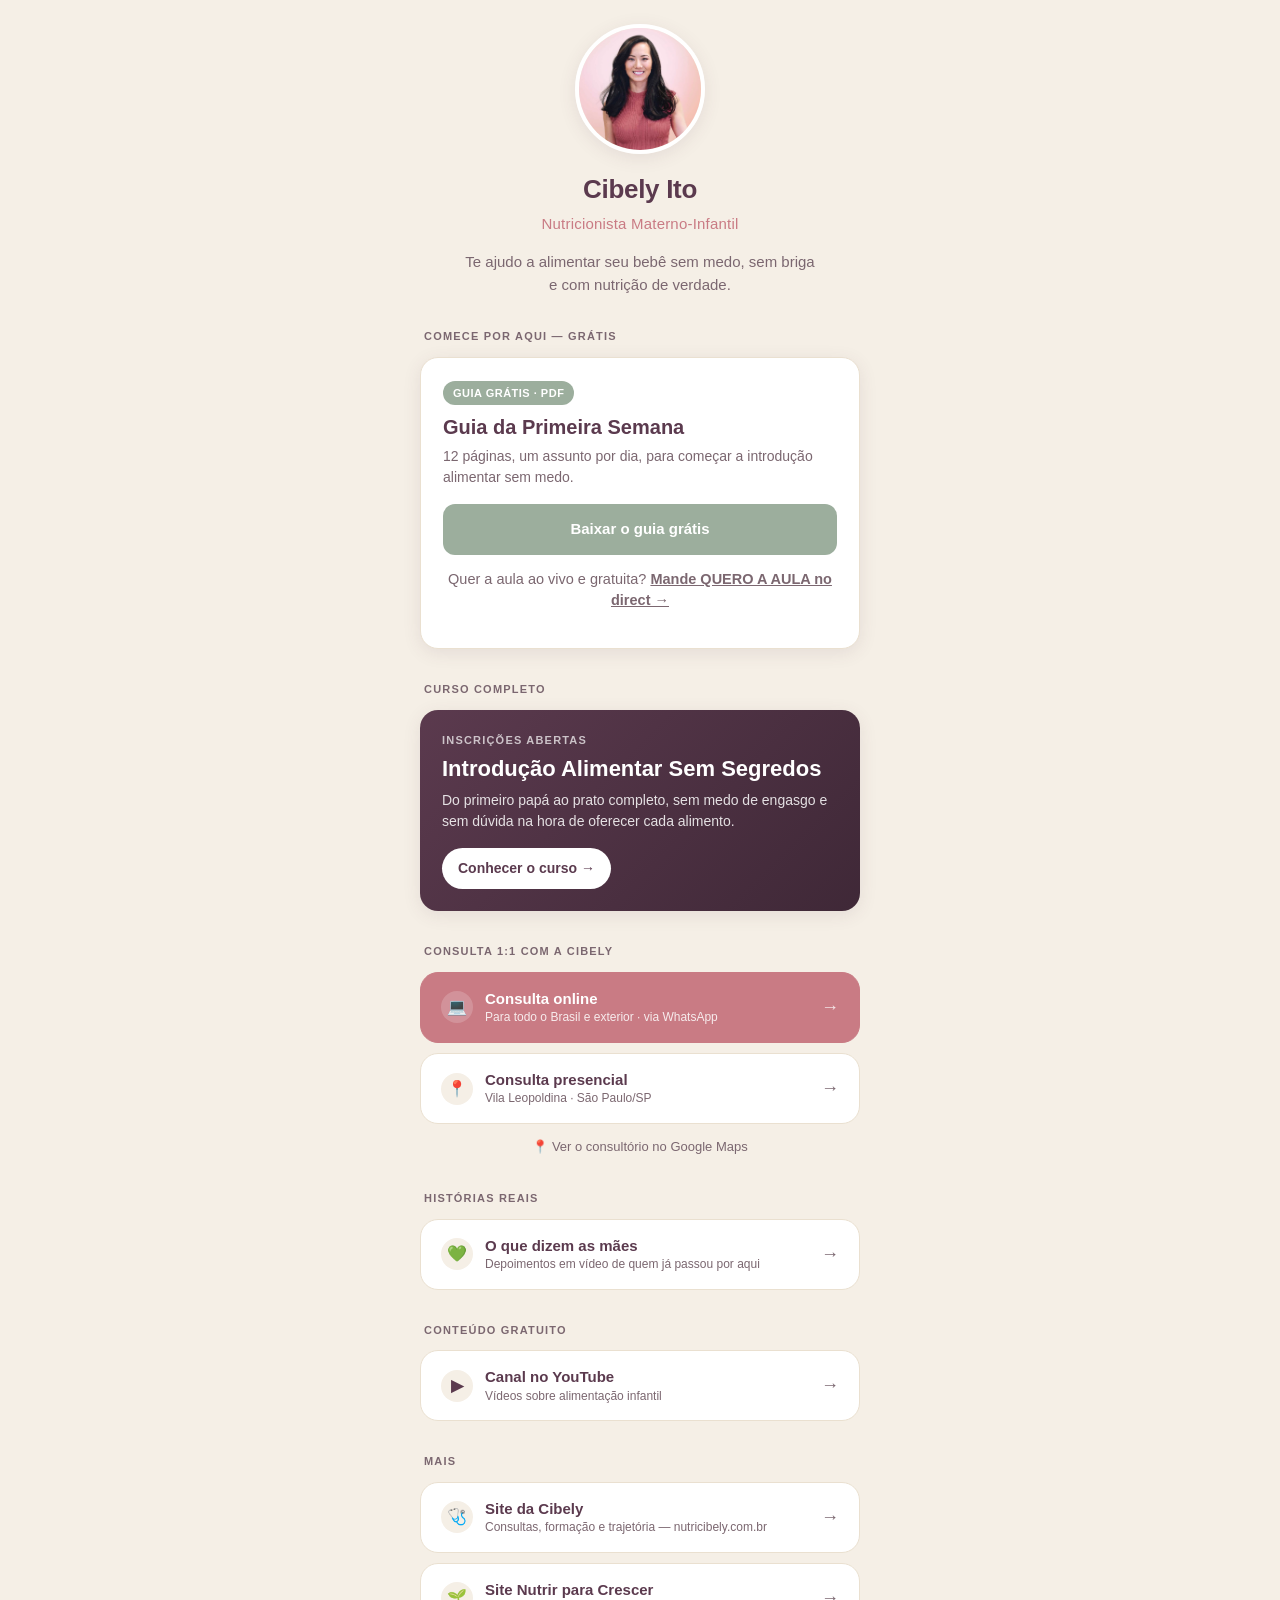
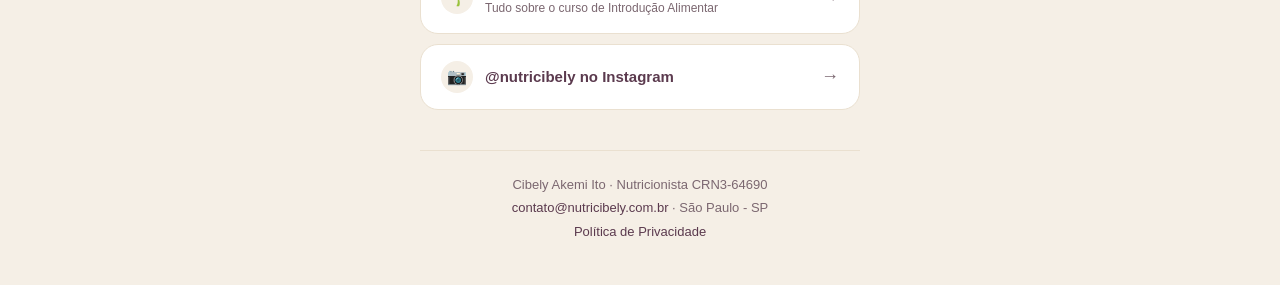
<file: instagram/index.html>
<!DOCTYPE html>
<html lang="pt-BR">
<head>
<meta charset="UTF-8">
<meta name="viewport" content="width=device-width, initial-scale=1.0">

<!-- Página de link da bio: não indexar (não deve competir com o site na busca) -->
<meta name="robots" content="noindex">

<title>Cibely Ito | Nutricionista Materno-Infantil</title>
<meta name="description" content="Te ajudo a alimentar seu bebê sem medo, sem briga e com nutrição de verdade. Curso de Introdução Alimentar, aula gratuita e conteúdos.">

<meta property="og:title" content="Cibely Ito | Nutri Materno-Infantil">
<meta property="og:description" content="Curso de Introdução Alimentar, aula gratuita e conteúdos para alimentar seu bebê sem medo.">
<meta property="og:type" content="website">
<meta property="og:url" content="https://nutrirparacrescer.com.br/instagram/">
<meta property="og:image" content="https://nutrirparacrescer.com.br/images/perfil_instagram.jpg">

<link rel="icon" href="data:image/svg+xml,<svg xmlns='http://www.w3.org/2000/svg' viewBox='0 0 100 100'><text y='.9em' font-size='90'>🌱</text></svg>">

<style>
  :root {
    --c-cream: #F5EFE6;
    --c-cream-dark: #EAE0D0;
    --c-rose: #C97B84;
    --c-rose-dark: #B36770;
    --c-wine: #5B3A4E;
    --c-wine-dark: #3F2837;
    --c-sage: #9CAE9D;
    --c-sage-dark: #7B8E7C;
    --c-text: #3A2B33;
    --c-muted: #7B6770;
    --c-white: #FFFFFF;
    --c-shadow: 0 4px 18px rgba(91, 58, 78, 0.10);
    --c-shadow-hover: 0 8px 24px rgba(91, 58, 78, 0.18);
    --radius: 999px;
    --radius-card: 18px;
  }

  * { box-sizing: border-box; margin: 0; padding: 0; }
  html { scroll-behavior: smooth; }

  body {
    font-family: -apple-system, BlinkMacSystemFont, "Segoe UI", "Helvetica Neue", Arial, sans-serif;
    background: var(--c-cream);
    color: var(--c-text);
    line-height: 1.5;
    -webkit-font-smoothing: antialiased;
  }

  .page {
    max-width: 480px;
    margin: 0 auto;
    padding: 24px 20px 40px;
  }

  /* ---------- Hero ---------- */
  .hero { text-align: center; margin-bottom: 28px; }

  .photo {
    width: 130px;
    height: 130px;
    border-radius: 50%;
    object-fit: cover;
    margin: 0 auto 16px;
    border: 4px solid var(--c-white);
    box-shadow: var(--c-shadow);
    display: block;
  }

  .hero h1 {
    font-size: 26px;
    font-weight: 700;
    color: var(--c-wine);
    letter-spacing: -0.3px;
    margin-bottom: 4px;
  }

  .hero .role {
    font-size: 15px;
    color: var(--c-rose);
    font-weight: 500;
    margin-bottom: 14px;
    letter-spacing: 0.2px;
  }

  .hero .tagline {
    font-size: 15px;
    color: var(--c-muted);
    line-height: 1.55;
    max-width: 360px;
    margin: 0 auto;
  }

  /* ---------- Seções ---------- */
  .section { margin-top: 32px; }

  .section-label {
    font-size: 11px;
    font-weight: 700;
    text-transform: uppercase;
    letter-spacing: 1.2px;
    color: var(--c-muted);
    margin-bottom: 12px;
    padding-left: 4px;
  }

  /* ---------- Aula grátis (captura) ---------- */
  .lead-card {
    background: var(--c-white);
    border-radius: var(--radius-card);
    padding: 22px 22px 20px;
    box-shadow: var(--c-shadow);
    border: 1px solid var(--c-cream-dark);
  }

  .lead-card .badge {
    display: inline-block;
    background: var(--c-sage);
    color: var(--c-white);
    font-size: 11px;
    font-weight: 700;
    padding: 4px 10px;
    border-radius: var(--radius);
    text-transform: uppercase;
    letter-spacing: 0.5px;
    margin-bottom: 10px;
  }

  .lead-card h2 {
    font-size: 20px;
    color: var(--c-wine);
    margin-bottom: 6px;
    line-height: 1.25;
  }

  .lead-card p {
    font-size: 14px;
    color: var(--c-muted);
    margin-bottom: 16px;
  }

  .lead-form { display: flex; flex-direction: column; gap: 10px; }

  .lead-form input[type="email"],
  .lead-form input[type="text"],
  .lead-form input[type="tel"] {
    padding: 14px 16px;
    border: 1.5px solid var(--c-cream-dark);
    border-radius: 12px;
    font-size: 15px;
    color: var(--c-text);
    font-family: inherit;
    background: var(--c-cream);
    transition: border-color 0.2s, background 0.2s;
  }

  .lead-form input:focus {
    outline: none;
    border-color: var(--c-rose);
    background: var(--c-white);
  }

  .lead-form .btn-submit {
    background: var(--c-sage);
    color: var(--c-white);
    border: none;
    padding: 14px 16px;
    border-radius: 12px;
    font-size: 15px;
    font-weight: 600;
    cursor: pointer;
    font-family: inherit;
    transition: background 0.2s, transform 0.1s;
  }

  .lead-form .btn-submit:hover { background: var(--c-sage-dark); }
  .lead-form .btn-submit:active { transform: scale(0.98); }

  .consent {
    display: flex;
    gap: 8px;
    align-items: flex-start;
    font-size: 11.5px;
    color: var(--c-muted);
    cursor: pointer;
    text-align: left;
  }
  .consent input { margin-top: 2px; accent-color: var(--c-rose); }
  .consent a { color: var(--c-rose); }

  .lead-success { display: none; text-align: center; padding: 12px 0; }
  .lead-success h3 { color: var(--c-wine); font-size: 17px; margin-bottom: 6px; }
  .lead-success p { font-size: 14px; color: var(--c-muted); }

  /* ---------- Curso ---------- */
  .course-card {
    display: block;
    background: linear-gradient(135deg, var(--c-wine) 0%, var(--c-wine-dark) 100%);
    color: var(--c-white);
    border-radius: var(--radius-card);
    padding: 22px;
    box-shadow: var(--c-shadow);
    text-decoration: none;
    transition: transform 0.15s, box-shadow 0.2s;
  }

  .course-card:hover {
    transform: translateY(-2px);
    box-shadow: var(--c-shadow-hover);
  }

  .course-card .course-label {
    font-size: 11px;
    font-weight: 700;
    text-transform: uppercase;
    letter-spacing: 1.2px;
    opacity: 0.7;
    margin-bottom: 8px;
  }

  .course-card h2 {
    font-size: 22px;
    font-weight: 700;
    line-height: 1.2;
    margin-bottom: 8px;
  }

  .course-card p {
    font-size: 14px;
    opacity: 0.85;
    margin-bottom: 16px;
    line-height: 1.5;
  }

  .course-cta {
    display: inline-flex;
    align-items: center;
    gap: 8px;
    background: var(--c-white);
    color: var(--c-wine);
    padding: 10px 16px;
    border-radius: var(--radius);
    font-size: 14px;
    font-weight: 600;
  }

  /* ---------- Botões ---------- */
  .btn {
    display: flex;
    align-items: center;
    width: 100%;
    background: var(--c-white);
    color: var(--c-wine);
    border: 1.5px solid var(--c-cream-dark);
    border-radius: var(--radius-card);
    padding: 16px 20px;
    font-size: 15px;
    font-weight: 600;
    text-decoration: none;
    margin-bottom: 10px;
    transition: transform 0.15s, box-shadow 0.2s, border-color 0.2s;
    text-align: left;
    font-family: inherit;
    cursor: pointer;
  }

  .btn:last-child { margin-bottom: 0; }

  .btn:hover {
    transform: translateY(-1px);
    box-shadow: var(--c-shadow);
    border-color: var(--c-rose);
  }

  .btn .icon {
    flex-shrink: 0;
    width: 32px;
    height: 32px;
    display: flex;
    align-items: center;
    justify-content: center;
    background: var(--c-cream);
    border-radius: 50%;
    margin-right: 12px;
    font-size: 16px;
  }

  .btn .label { flex: 1; line-height: 1.3; }

  .btn .label small {
    display: block;
    font-size: 12px;
    color: var(--c-muted);
    font-weight: 400;
    margin-top: 2px;
  }

  .btn .arrow {
    color: var(--c-muted);
    font-size: 18px;
    margin-left: 8px;
    flex-shrink: 0;
  }

  .btn-primary {
    background: var(--c-rose);
    color: var(--c-white);
    border-color: var(--c-rose);
  }
  .btn-primary .icon { background: rgba(255,255,255,0.18); color: var(--c-white); }
  .btn-primary .label small { color: rgba(255,255,255,0.85); }
  .btn-primary .arrow { color: rgba(255,255,255,0.8); }
  .btn-primary:hover { background: var(--c-rose-dark); border-color: var(--c-rose-dark); }

  .map-link {
    text-align: center;
    margin-top: 2px;
  }
  .map-link a {
    font-size: 13px;
    color: var(--c-muted);
    text-decoration: none;
    font-weight: 500;
  }
  .map-link a:hover { color: var(--c-wine); text-decoration: underline; }

  /* ---------- Footer ---------- */
  .footer {
    text-align: center;
    margin-top: 40px;
    padding-top: 24px;
    border-top: 1px solid var(--c-cream-dark);
  }

  .footer p { font-size: 13px; color: var(--c-muted); margin-bottom: 4px; }
  .footer a { color: var(--c-wine); text-decoration: none; font-weight: 500; }
  .footer a:hover { text-decoration: underline; }

  a:focus-visible, button:focus-visible, input:focus-visible {
    outline: 3px solid var(--c-rose);
    outline-offset: 2px;
  }

  @keyframes fadeUp {
    from { opacity: 0; transform: translateY(8px); }
    to { opacity: 1; transform: translateY(0); }
  }

  .page > * { animation: fadeUp 0.4s ease-out backwards; }
  .page > *:nth-child(2) { animation-delay: 0.05s; }
  .page > *:nth-child(3) { animation-delay: 0.1s; }
  .page > *:nth-child(4) { animation-delay: 0.15s; }
  .page > *:nth-child(5) { animation-delay: 0.2s; }
  .page > *:nth-child(6) { animation-delay: 0.25s; }
</style>
</head>
<body>

<main class="page">

  <!-- ===== HERO ===== -->
  <header class="hero">
    <img src="../images/perfil_instagram.jpg" alt="Cibely Ito, nutricionista materno-infantil" class="photo">
    <h1>Cibely Ito</h1>
    <p class="role">Nutricionista Materno-Infantil</p>
    <p class="tagline">Te ajudo a alimentar seu bebê sem medo, sem briga e com nutrição de verdade.</p>
  </header>

  <!-- ===== GUIA GRÁTIS (download direto) + AULA (direct → ManyChat, palavra AULA) ===== -->
  <section class="section">
    <div class="section-label">Comece por aqui — grátis</div>
    <div class="lead-card">
      <div id="lead-form-wrapper">
        <span class="badge">Guia grátis · PDF</span>
        <h2>Guia da Primeira Semana</h2>
        <p>12 páginas, um assunto por dia, para começar a introdução alimentar sem medo.</p>
        <div class="lead-form">
          <a class="btn-submit" id="btn-guia" href="/guia/Guia-da-Primeira-Semana.pdf" download data-goatcounter-click="bio-guia-download" style="display:block;text-align:center;text-decoration:none">Baixar o guia grátis</a>
        </div>
        <div class="depois-guia" id="depois-guia" hidden style="margin-top:18px;padding:16px;border-radius:14px;background:rgba(127,143,110,.12);text-align:left;font-size:15px;line-height:1.5">
          <p style="margin:0 0 8px"><strong>💚 Seu guia está baixando.</strong> Próximos passos, se quiser:</p>
          <p style="margin:0 0 6px">📅 <strong>Aula ao vivo e gratuita, todo mês:</strong> <a href="https://ig.me/m/nutricibely" data-goatcounter-click="bio-depois-aula" style="color:inherit;font-weight:700;text-decoration:underline">mande QUERO A AULA no direct</a> e receba a data e o link do grupo.</p>
          <p style="margin:0">💬 <strong>Consulta com a Cibely:</strong> <a href="https://wa.me/5511977242242?text=Oi%20Cibely%2C%20baixei%20o%20Guia%20da%20Primeira%20Semana%20e%20quero%20agendar%20uma%20consulta" data-goatcounter-click="bio-depois-consulta" style="color:inherit;font-weight:700;text-decoration:underline">chamar no WhatsApp</a>.</p>
        </div>
        <p class="link-aula" style="text-align:center;margin-top:14px;font-size:14.5px">Quer a aula ao vivo e gratuita? <a href="https://ig.me/m/nutricibely" data-goatcounter-click="bio-aula-direct" style="color:inherit;font-weight:700;text-decoration:underline">Mande QUERO A AULA no direct →</a></p>
      </div>
    </div>
  </section>

  <!-- ===== CURSO ===== -->
  <section class="section">
    <div class="section-label">Curso completo</div>
    <a href="https://nutrirparacrescer.com.br/?utm_source=linkbio&utm_medium=instagram&utm_campaign=curso_ia"
       class="course-card" data-goatcounter-click="bio-curso">
      <div class="course-label">Inscrições abertas</div>
      <h2>Introdução Alimentar Sem Segredos</h2>
      <p>Do primeiro papá ao prato completo, sem medo de engasgo e sem dúvida na hora de oferecer cada alimento.</p>
      <span class="course-cta">Conhecer o curso →</span>
    </a>
  </section>

  <!-- ===== CONSULTA ===== -->
  <section class="section">
    <div class="section-label">Consulta 1:1 com a Cibely</div>
    <a href="https://wa.me/5511977242242?text=Oi%20Cibely%2C%20gostaria%20de%20agendar%20uma%20consulta%20online"
       class="btn btn-primary" data-goatcounter-click="bio-consulta-online">
      <span class="icon" aria-hidden="true">💻</span>
      <span class="label">
        Consulta online
        <small>Para todo o Brasil e exterior · via WhatsApp</small>
      </span>
      <span class="arrow" aria-hidden="true">→</span>
    </a>
    <a href="https://wa.me/5511977242242?text=Oi%20Cibely%2C%20gostaria%20de%20agendar%20uma%20consulta%20presencial"
       class="btn" data-goatcounter-click="bio-consulta-presencial">
      <span class="icon" aria-hidden="true">📍</span>
      <span class="label">
        Consulta presencial
        <small>Vila Leopoldina · São Paulo/SP</small>
      </span>
      <span class="arrow" aria-hidden="true">→</span>
    </a>
    <p class="map-link"><a href="https://share.google/5yCm9xcrLLRjgTITC" target="_blank" rel="noopener" data-goatcounter-click="bio-maps">📍 Ver o consultório no Google Maps</a></p>
  </section>

  <!-- ===== PROVA SOCIAL ===== -->
  <section class="section">
    <div class="section-label">Histórias reais</div>
    <a href="https://nutrirparacrescer.com.br/?utm_source=linkbio&utm_medium=instagram&utm_campaign=depoimentos#depoimentos"
       class="btn" data-goatcounter-click="bio-depoimentos">
      <span class="icon" aria-hidden="true">💚</span>
      <span class="label">
        O que dizem as mães
        <small>Depoimentos em vídeo de quem já passou por aqui</small>
      </span>
      <span class="arrow" aria-hidden="true">→</span>
    </a>
  </section>

  <!-- ===== CONTEÚDO GRATUITO ===== -->
  <section class="section">
    <div class="section-label">Conteúdo gratuito</div>
    <a href="https://www.youtube.com/@nutricibely" class="btn" data-goatcounter-click="bio-youtube">
      <span class="icon" aria-hidden="true">▶</span>
      <span class="label">
        Canal no YouTube
        <small>Vídeos sobre alimentação infantil</small>
      </span>
      <span class="arrow" aria-hidden="true">→</span>
    </a>
  </section>

  <!-- ===== MAIS ===== -->
  <section class="section">
    <div class="section-label">Mais</div>
    <a href="https://nutricibely.com.br/?utm_source=linkbio&utm_medium=instagram" class="btn" data-goatcounter-click="bio-site-cibely">
      <span class="icon" aria-hidden="true">🩺</span>
      <span class="label">
        Site da Cibely
        <small>Consultas, formação e trajetória — nutricibely.com.br</small>
      </span>
      <span class="arrow" aria-hidden="true">→</span>
    </a>
    <a href="https://nutrirparacrescer.com.br/?utm_source=linkbio&utm_medium=instagram" class="btn" data-goatcounter-click="bio-site-curso">
      <span class="icon" aria-hidden="true">🌱</span>
      <span class="label">
        Site Nutrir para Crescer
        <small>Tudo sobre o curso de Introdução Alimentar</small>
      </span>
      <span class="arrow" aria-hidden="true">→</span>
    </a>
    <a href="https://www.instagram.com/nutricibely/" class="btn" data-goatcounter-click="bio-instagram">
      <span class="icon" aria-hidden="true">📷</span>
      <span class="label">@nutricibely no Instagram</span>
      <span class="arrow" aria-hidden="true">→</span>
    </a>
  </section>

  <!-- ===== FOOTER ===== -->
  <footer class="footer">
    <p>Cibely Akemi Ito · Nutricionista CRN3-64690</p>
    <p><a href="mailto:contato@nutricibely.com.br">contato@nutricibely.com.br</a> · São Paulo - SP</p>
    <p><a href="../politica-privacidade.html">Política de Privacidade</a></p>
  </footer>

</main>

  <script>
  (function(){
    var b = document.getElementById('btn-guia');
    if(b){ b.addEventListener('click', function(){ document.getElementById('depois-guia').hidden = false; }); }
  })();
</script>
<script data-goatcounter="https://nutrirparacrescer.goatcounter.com/count" async src="//gc.zgo.at/count.js"></script>

</body>
</html>
</file>
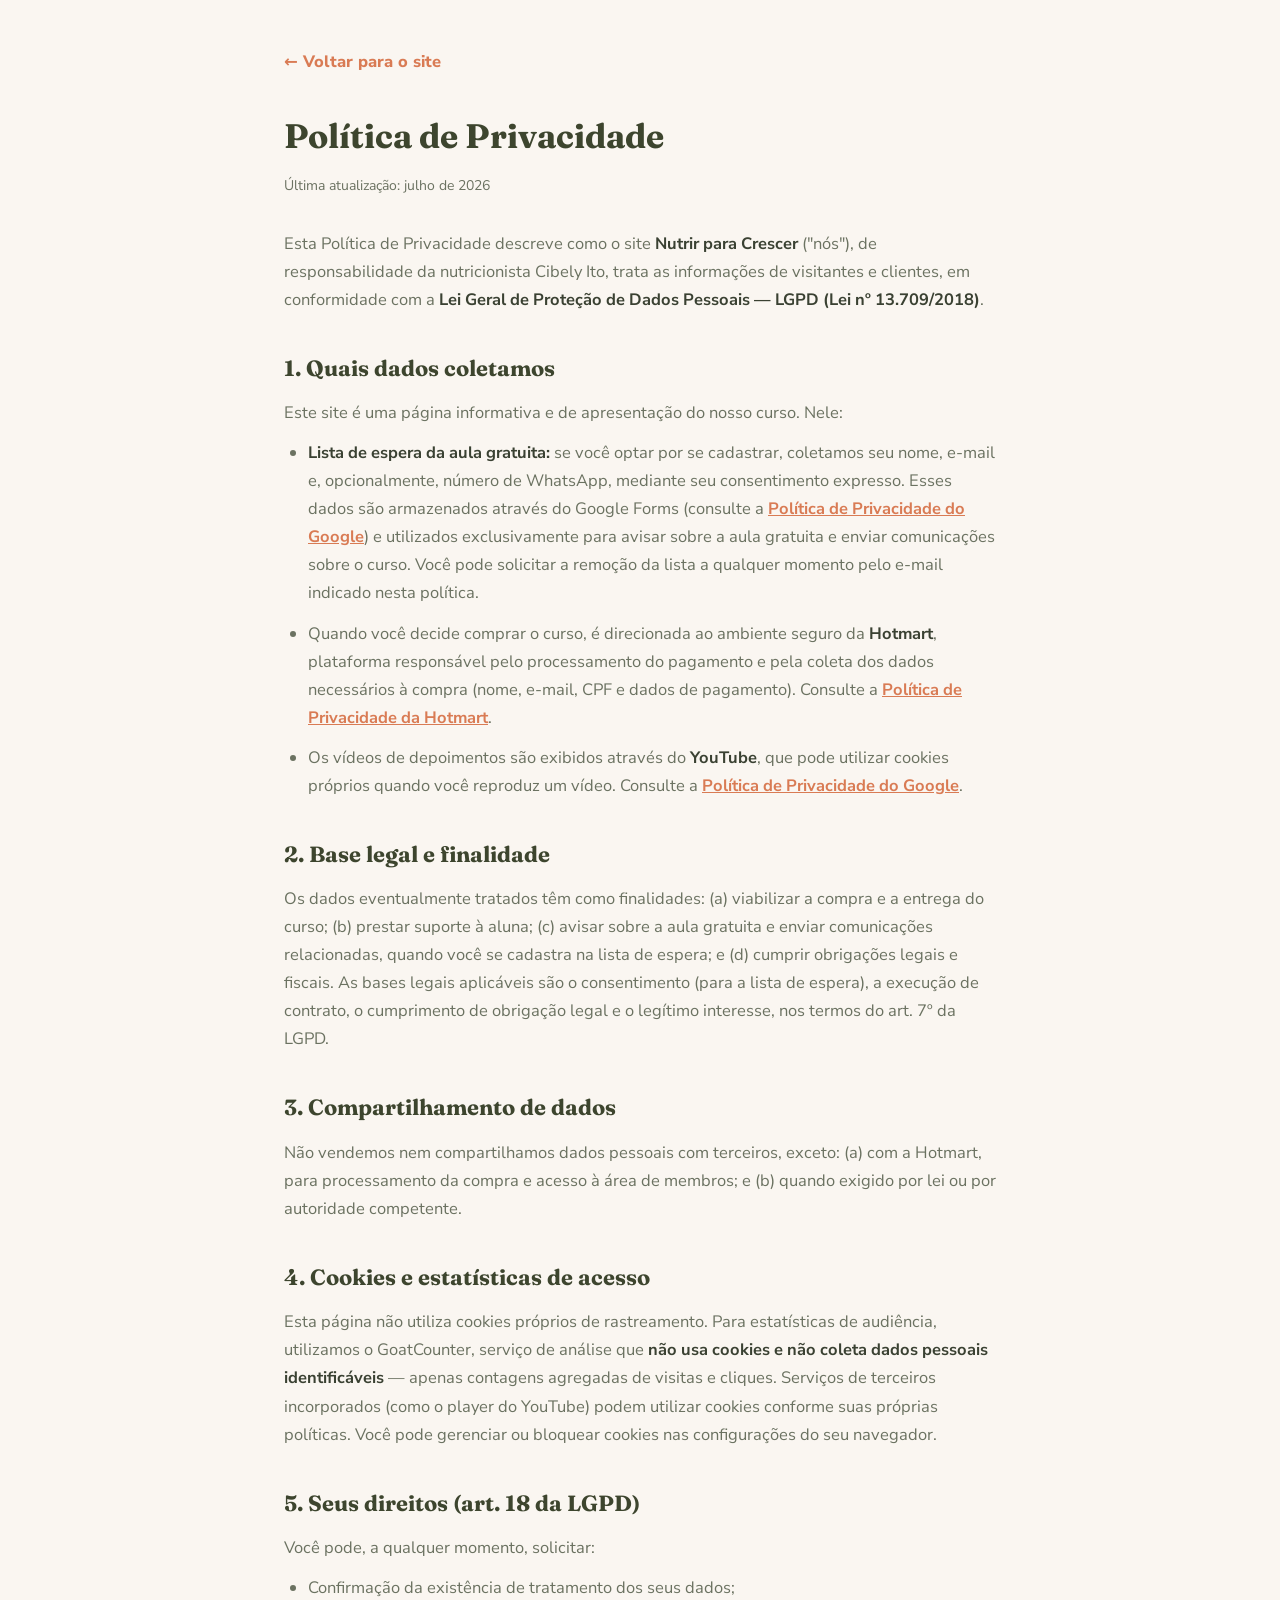
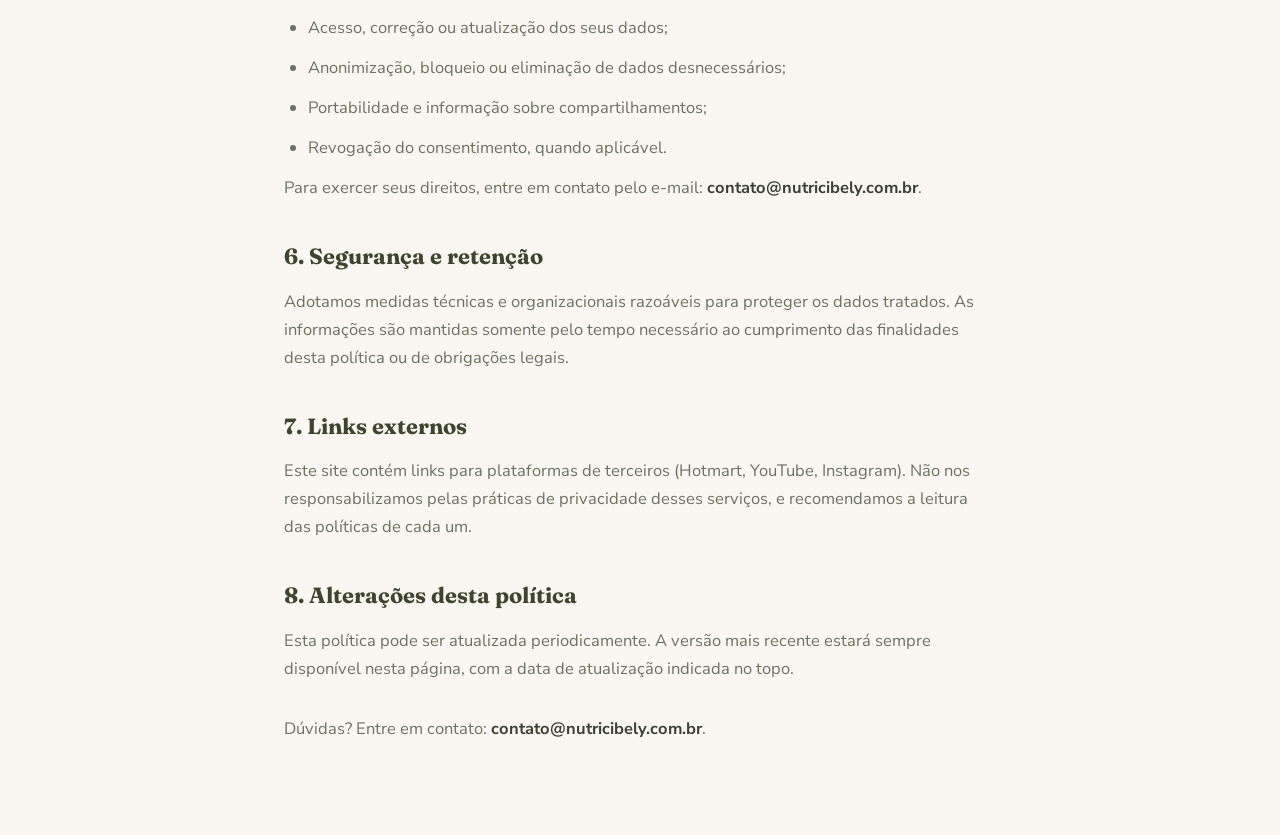
<file: politica-privacidade.html>
<!DOCTYPE html>
<html lang="pt-BR">
<head>
  <meta charset="UTF-8">
  <meta name="viewport" content="width=device-width, initial-scale=1.0">

  <title>Política de Privacidade | Nutrir para Crescer</title>
  <meta name="description" content="Política de Privacidade do site Nutrir para Crescer, em conformidade com a Lei Geral de Proteção de Dados (LGPD).">
  <link rel="canonical" href="https://nutrirparacrescer.com.br/politica-privacidade.html">
  <link rel="icon" href="data:image/svg+xml,<svg xmlns='http://www.w3.org/2000/svg' viewBox='0 0 100 100'><text y='.9em' font-size='90'>🌱</text></svg>">

  <link rel="preconnect" href="https://fonts.googleapis.com">
  <link rel="preconnect" href="https://fonts.gstatic.com" crossorigin>
  <link href="https://fonts.googleapis.com/css2?family=Fraunces:opsz,wght@9..144,600&family=Nunito+Sans:wght@400;700;800&display=swap" rel="stylesheet">

  <style>
    :root{
      --verde-escuro:#3D452E; --creme:#FAF6F1; --terracota:#D97B54;
      --texto:#3A4132; --texto-suave:#6B7261;
    }
    *{margin:0;padding:0;box-sizing:border-box}
    body{font-family:'Nunito Sans',system-ui,sans-serif;background:var(--creme);color:var(--texto);
         line-height:1.7;font-size:16.5px}
    .wrap{max-width:760px;margin:0 auto;padding:48px 24px 80px}
    h1{font-family:'Fraunces',Georgia,serif;color:var(--verde-escuro);font-size:34px;margin-bottom:8px}
    h2{font-family:'Fraunces',Georgia,serif;color:var(--verde-escuro);font-size:22px;margin:36px 0 12px}
    p,li{color:var(--texto-suave);margin-bottom:12px}
    ul{padding-left:24px;margin-bottom:12px}
    .data{font-size:14px;color:var(--texto-suave);margin-bottom:32px}
    a{color:var(--terracota);font-weight:700}
    .voltar{display:inline-block;margin-bottom:32px;text-decoration:none;font-weight:800}
    strong{color:var(--texto)}
  </style>
</head>
<body>
  <div class="wrap">
    <a class="voltar" href="index.html">← Voltar para o site</a>

    <h1>Política de Privacidade</h1>
    <p class="data">Última atualização: julho de 2026</p>

    <p>Esta Política de Privacidade descreve como o site <strong>Nutrir para Crescer</strong> ("nós"), de responsabilidade da nutricionista Cibely Ito, trata as informações de visitantes e clientes, em conformidade com a <strong>Lei Geral de Proteção de Dados Pessoais — LGPD (Lei nº 13.709/2018)</strong>.</p>

    <h2>1. Quais dados coletamos</h2>
    <p>Este site é uma página informativa e de apresentação do nosso curso. Nele:</p>
    <ul>
      <li><strong>Lista de espera da aula gratuita:</strong> se você optar por se cadastrar, coletamos seu nome, e-mail e, opcionalmente, número de WhatsApp, mediante seu consentimento expresso. Esses dados são armazenados através do Google Forms (consulte a <a href="https://policies.google.com/privacy?hl=pt-BR" rel="noopener">Política de Privacidade do Google</a>) e utilizados exclusivamente para avisar sobre a aula gratuita e enviar comunicações sobre o curso. Você pode solicitar a remoção da lista a qualquer momento pelo e-mail indicado nesta política.</li>
      <li>Quando você decide comprar o curso, é direcionada ao ambiente seguro da <strong>Hotmart</strong>, plataforma responsável pelo processamento do pagamento e pela coleta dos dados necessários à compra (nome, e-mail, CPF e dados de pagamento). Consulte a <a href="https://hotmart.com/pt-br/legal/privacidade-de-dados" rel="noopener">Política de Privacidade da Hotmart</a>.</li>
      <li>Os vídeos de depoimentos são exibidos através do <strong>YouTube</strong>, que pode utilizar cookies próprios quando você reproduz um vídeo. Consulte a <a href="https://policies.google.com/privacy?hl=pt-BR" rel="noopener">Política de Privacidade do Google</a>.</li>
    </ul>

    <h2>2. Base legal e finalidade</h2>
    <p>Os dados eventualmente tratados têm como finalidades: (a) viabilizar a compra e a entrega do curso; (b) prestar suporte à aluna; (c) avisar sobre a aula gratuita e enviar comunicações relacionadas, quando você se cadastra na lista de espera; e (d) cumprir obrigações legais e fiscais. As bases legais aplicáveis são o consentimento (para a lista de espera), a execução de contrato, o cumprimento de obrigação legal e o legítimo interesse, nos termos do art. 7º da LGPD.</p>

    <h2>3. Compartilhamento de dados</h2>
    <p>Não vendemos nem compartilhamos dados pessoais com terceiros, exceto: (a) com a Hotmart, para processamento da compra e acesso à área de membros; e (b) quando exigido por lei ou por autoridade competente.</p>

    <h2>4. Cookies e estatísticas de acesso</h2>
    <p>Esta página não utiliza cookies próprios de rastreamento. Para estatísticas de audiência, utilizamos o GoatCounter, serviço de análise que <strong>não usa cookies e não coleta dados pessoais identificáveis</strong> — apenas contagens agregadas de visitas e cliques. Serviços de terceiros incorporados (como o player do YouTube) podem utilizar cookies conforme suas próprias políticas. Você pode gerenciar ou bloquear cookies nas configurações do seu navegador.</p>

    <h2>5. Seus direitos (art. 18 da LGPD)</h2>
    <p>Você pode, a qualquer momento, solicitar:</p>
    <ul>
      <li>Confirmação da existência de tratamento dos seus dados;</li>
      <li>Acesso, correção ou atualização dos seus dados;</li>
      <li>Anonimização, bloqueio ou eliminação de dados desnecessários;</li>
      <li>Portabilidade e informação sobre compartilhamentos;</li>
      <li>Revogação do consentimento, quando aplicável.</li>
    </ul>
    <p>Para exercer seus direitos, entre em contato pelo e-mail: <strong>contato@nutricibely.com.br</strong>.</p>

    <h2>6. Segurança e retenção</h2>
    <p>Adotamos medidas técnicas e organizacionais razoáveis para proteger os dados tratados. As informações são mantidas somente pelo tempo necessário ao cumprimento das finalidades desta política ou de obrigações legais.</p>

    <h2>7. Links externos</h2>
    <p>Este site contém links para plataformas de terceiros (Hotmart, YouTube, Instagram). Não nos responsabilizamos pelas práticas de privacidade desses serviços, e recomendamos a leitura das políticas de cada um.</p>

    <h2>8. Alterações desta política</h2>
    <p>Esta política pode ser atualizada periodicamente. A versão mais recente estará sempre disponível nesta página, com a data de atualização indicada no topo.</p>

    <p style="margin-top:32px">Dúvidas? Entre em contato: <strong>contato@nutricibely.com.br</strong>.</p>
  </div>
</body>
</html>
</file>
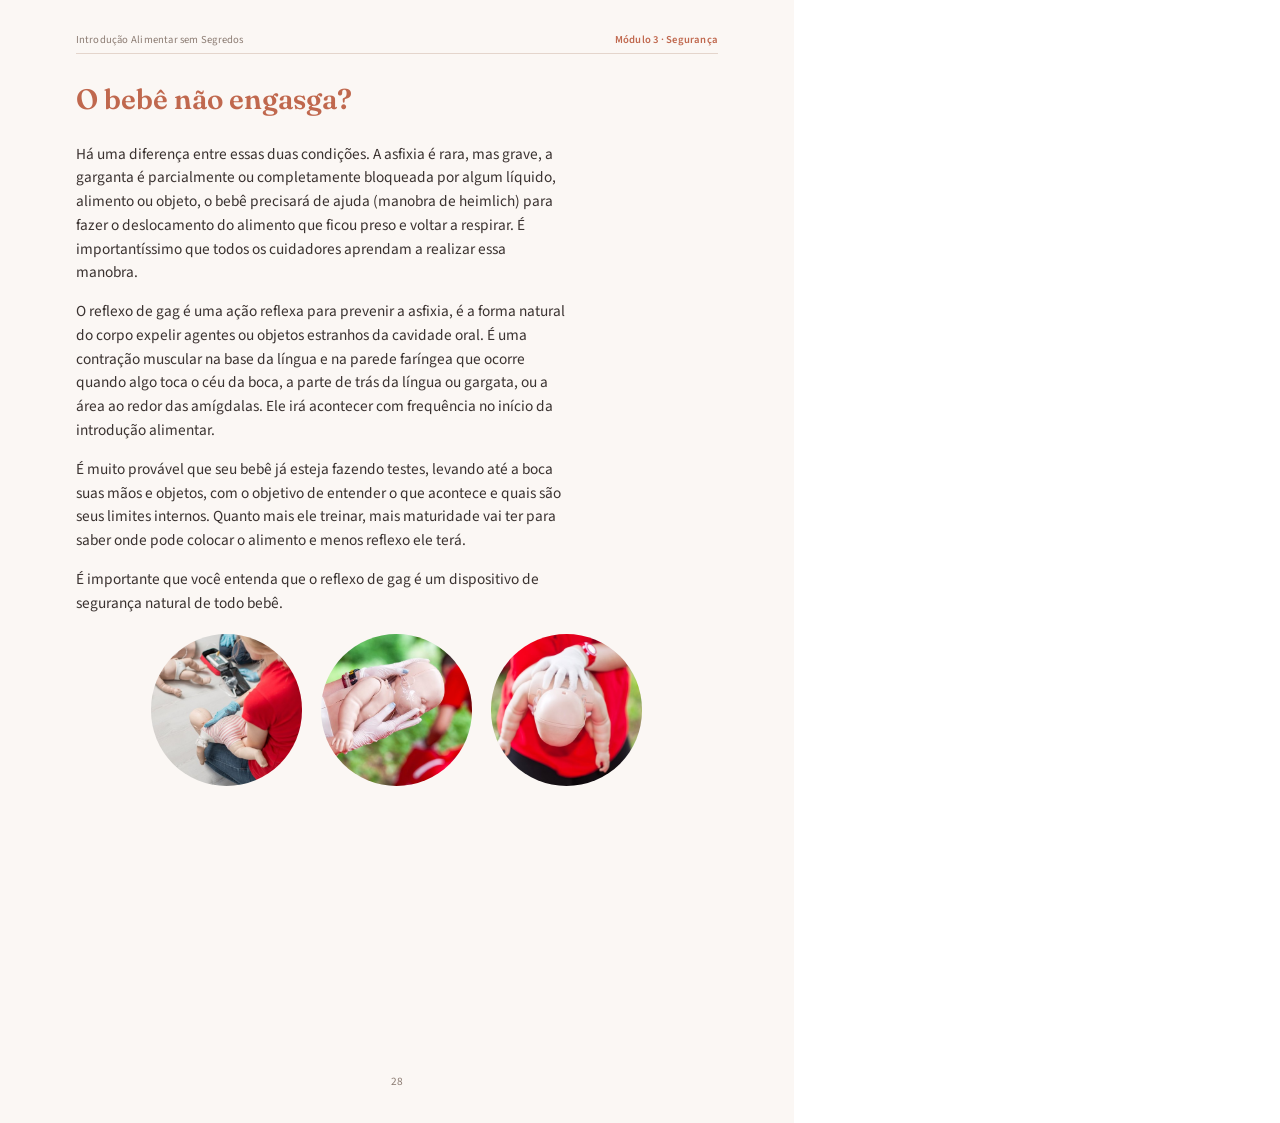
<file: ebook/previa/p28.html>
<!DOCTYPE html>
<html lang="pt-BR">
<head>
<meta charset="utf-8">
<!-- Página real do e-book, exibida como prévia em /ebook/. Fora do Google. -->
<meta name="robots" content="noindex">
<link rel="preconnect" href="https://fonts.googleapis.com">
<link rel="preconnect" href="https://fonts.gstatic.com" crossorigin>
<link href="https://fonts.googleapis.com/css2?family=Fraunces:ital,opsz,wght@0,9..144,400;0,9..144,600;0,9..144,700;1,9..144,400&family=Source+Sans+3:ital,wght@0,400;0,600;0,700;1,400&display=swap" rel="stylesheet">
<link rel="stylesheet" href="pagina.css">
<style>html,body{margin:0;background:#fff;overflow:hidden}</style>
</head>
<body><section class="page" id="pg28"><div class="rh"><span>Introdução Alimentar sem Segredos</span><b>Módulo 3 · Segurança</b></div><div class="folio">28</div>
  <h1 class="t">O bebê não engasga?</h1>
  <div class="col">
    <p>Há uma diferença entre essas duas condições. A asfixia é rara, mas grave, a garganta é
    parcialmente ou completamente bloqueada por algum líquido, alimento ou objeto, o bebê
    precisará de ajuda (manobra de heimlich) para fazer o deslocamento do alimento que ficou
    preso e voltar a respirar. É importantíssimo que todos os cuidadores aprendam a realizar
    essa manobra.</p>
    <p>O reflexo de gag é uma ação reflexa para prevenir a asfixia, é a forma natural do corpo
    expelir agentes ou objetos estranhos da cavidade oral. É uma contração muscular na base da
    língua e na parede faríngea que ocorre quando algo toca o céu da boca, a parte de trás da
    língua ou gargata, ou a área ao redor das amígdalas. Ele irá acontecer com frequência no
    início da introdução alimentar.</p>
    <p>É muito provável que seu bebê já esteja fazendo testes, levando até a boca suas mãos e
    objetos, com o objetivo de entender o que acontece e quais são seus limites internos.
    Quanto mais ele treinar, mais maturidade vai ter para saber onde pode colocar o alimento e
    menos reflexo ele terá.</p>
    <p>É importante que você entenda que o reflexo de gag é um dispositivo de segurança
    natural de todo bebê.</p>
  </div>
  <div style="display:flex;gap:5mm;justify-content:center;margin-top:5mm">
    <div class="circ" style="width:40mm"><img src="img/engasgo-1.jpg" loading="lazy"></div>
    <div class="circ" style="width:40mm"><img src="img/engasgo-2.jpg" loading="lazy"></div>
    <div class="circ" style="width:40mm"><img src="img/engasgo-3.jpg" loading="lazy"></div>
  </div>
</section></body>
</html>
</file>
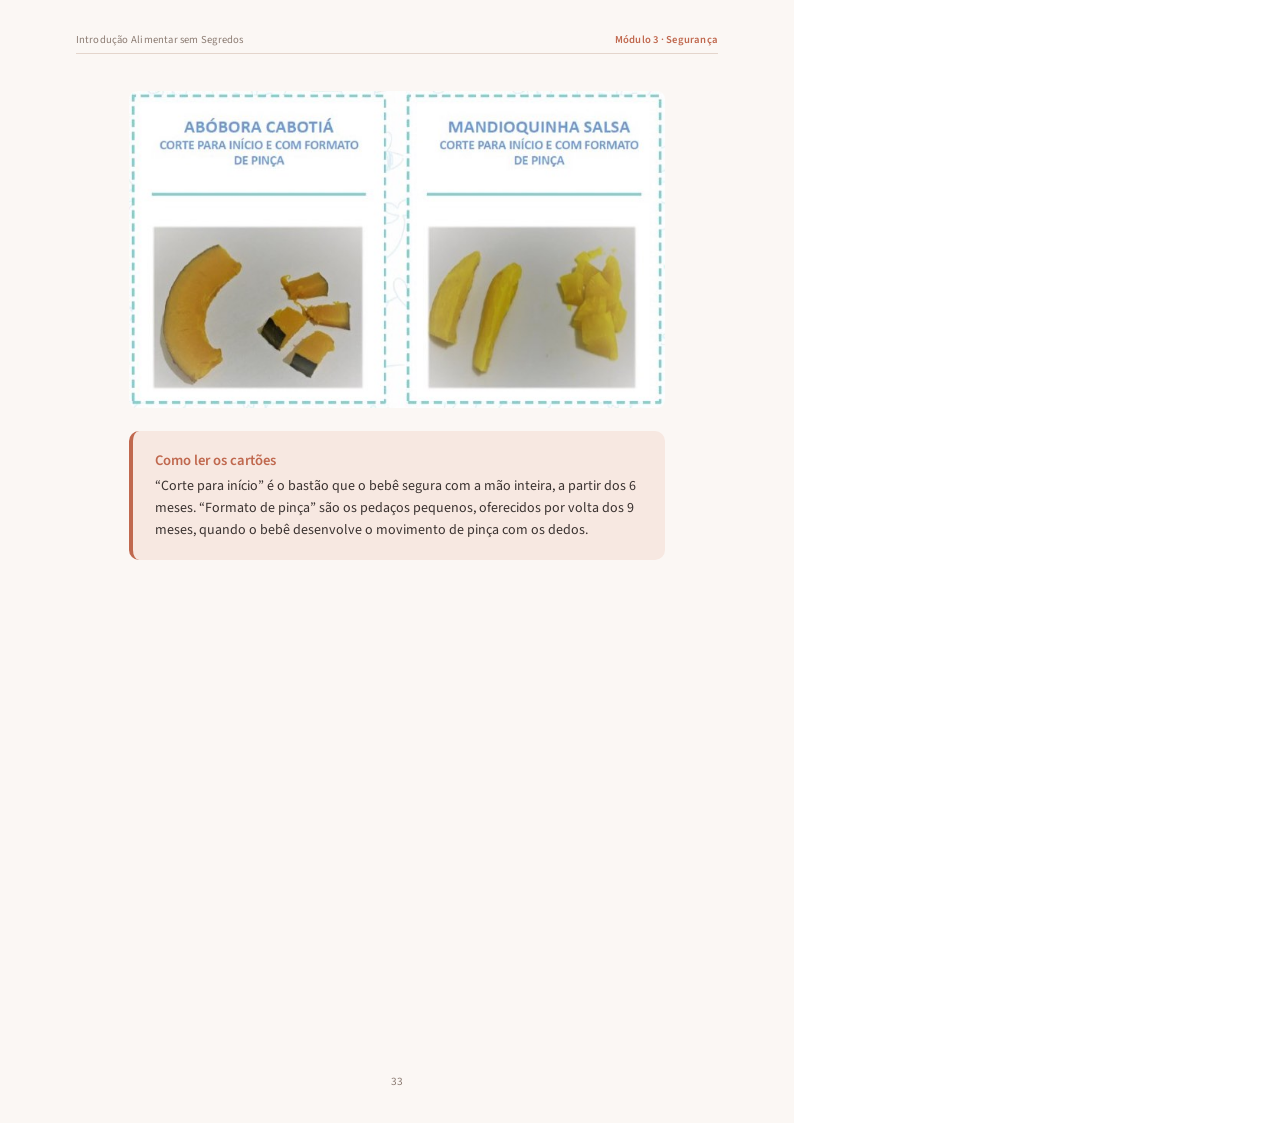
<file: ebook/previa/p33.html>
<!DOCTYPE html>
<html lang="pt-BR">
<head>
<meta charset="utf-8">
<!-- Página real do e-book, exibida como prévia em /ebook/. Fora do Google. -->
<meta name="robots" content="noindex">
<link rel="preconnect" href="https://fonts.googleapis.com">
<link rel="preconnect" href="https://fonts.gstatic.com" crossorigin>
<link href="https://fonts.googleapis.com/css2?family=Fraunces:ital,opsz,wght@0,9..144,400;0,9..144,600;0,9..144,700;1,9..144,400&family=Source+Sans+3:ital,wght@0,400;0,600;0,700;1,400&display=swap" rel="stylesheet">
<link rel="stylesheet" href="pagina.css">
<style>html,body{margin:0;background:#fff;overflow:hidden}</style>
</head>
<body><section class="page" id="pg33"><div class="rh"><span>Introdução Alimentar sem Segredos</span><b>Módulo 3 · Segurança</b></div><div class="folio">33</div>
  <div style="padding-top:2mm">
    <div style="max-width:142mm;margin:0 auto">
      <div class="fig fig--plain" style="margin-bottom:6mm"><img src="img/cortes-1.jpg" loading="lazy"></div>
      <div class="callout">
        <div class="ttl">Como ler os cartões</div>
        <p style="margin-bottom:0" class="small">“Corte para início” é o bastão que o bebê
        segura com a mão inteira, a partir dos 6 meses. “Formato de pinça” são os pedaços
        pequenos, oferecidos por volta dos 9 meses, quando o bebê desenvolve o movimento de
        pinça com os dedos.</p>
      </div>
    </div>
  </div>
</section></body>
</html>
</file>
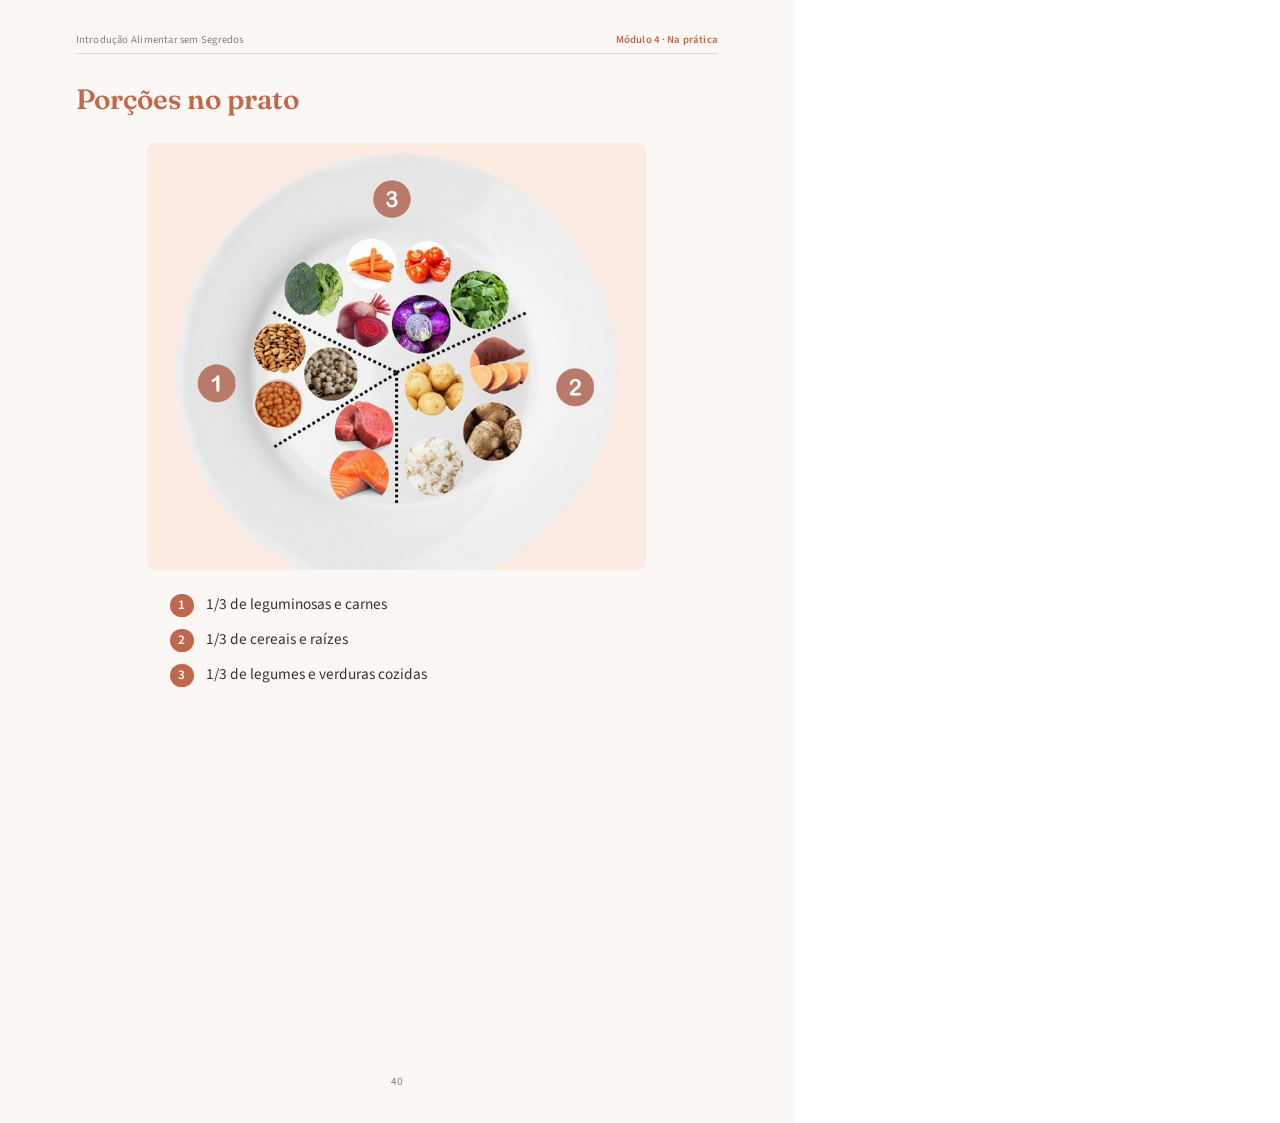
<file: ebook/previa/p40.html>
<!DOCTYPE html>
<html lang="pt-BR">
<head>
<meta charset="utf-8">
<!-- Página real do e-book, exibida como prévia em /ebook/. Fora do Google. -->
<meta name="robots" content="noindex">
<link rel="preconnect" href="https://fonts.googleapis.com">
<link rel="preconnect" href="https://fonts.gstatic.com" crossorigin>
<link href="https://fonts.googleapis.com/css2?family=Fraunces:ital,opsz,wght@0,9..144,400;0,9..144,600;0,9..144,700;1,9..144,400&family=Source+Sans+3:ital,wght@0,400;0,600;0,700;1,400&display=swap" rel="stylesheet">
<link rel="stylesheet" href="pagina.css">
<style>html,body{margin:0;background:#fff;overflow:hidden}</style>
</head>
<body><section class="page" id="pg40"><div class="rh"><span>Introdução Alimentar sem Segredos</span><b>Módulo 4 · Na prática</b></div><div class="folio">40</div>
  <h1 class="t">Porções no prato</h1>
  <div style="display:flex;justify-content:center;margin-bottom:6mm">
    <img src="img/prato-1.jpg" loading="lazy" style="width:132mm;display:block;border-radius:8px">
  </div>
  <div style="max-width:120mm;margin:0 auto">
    <ol class="n" style="margin-bottom:0">
      <li>1/3 de leguminosas e carnes</li>
      <li>1/3 de cereais e raízes</li>
      <li>1/3 de legumes e verduras cozidas</li>
    </ol>
  </div>
</section></body>
</html>
</file>
<file: ebook/previa/pagina.css>
/* CSS original do e-book, sem os @font-face embutidos (183 KB de fontes
   em base64) — as famílias vêm do Google Fonts, que a landing já carrega. */
:root{
  --bg:#FBF7F4; --nude:#F7E8E1; --terra:#C0684E; --salvia:#7FA396;
  --ink:#3A3230; --alert:#B4453A; --muted:#8B7B72; --salvia-tint:#EDF3F0;
  --terra-tint:#F4E0D8; --hair:#E4D5CC;
}
*{margin:0;padding:0;box-sizing:border-box}
html,body{background:#fff}
body{font-family:'Source Sans 3',sans-serif;color:var(--ink);
  -webkit-print-color-adjust:exact;print-color-adjust:exact}
@page{size:A4;margin:0}
.page{width:210mm;height:297mm;position:relative;background:var(--bg);
  overflow:hidden;break-after:page;page-break-after:always;padding:22mm 20mm 20mm}
.page--nude{background:var(--nude)}
/* running head + folio */
.rh{position:absolute;top:8.5mm;left:20mm;right:20mm;display:flex;
  justify-content:space-between;align-items:baseline;
  font-size:8pt;color:var(--muted);letter-spacing:.02em}
.rh b{font-weight:600;color:var(--terra)}
.rh::after{content:"";position:absolute;left:0;right:0;top:5.4mm;height:.35pt;background:var(--hair)}
.folio{position:absolute;bottom:8.5mm;left:0;right:0;text-align:center;
  font-size:8.5pt;color:var(--muted)}
/* typography */
h1.t{font-family:'Fraunces',serif;font-weight:600;font-size:21pt;line-height:1.18;
  color:var(--terra);margin-bottom:7mm;max-width:150mm}
h1.t .sub{display:block;font-family:'Source Sans 3';font-weight:400;font-size:11pt;
  color:var(--muted);margin-top:2mm}
.kicker{font-size:9pt;font-weight:600;color:var(--salvia);margin-bottom:1.5mm}
.col{max-width:130mm}
.col--wide{max-width:152mm}
p{font-size:11.5pt;line-height:1.55;margin-bottom:4mm;text-align:left}
.small p, p.small{font-size:10.5pt}
strong{font-weight:600}
em{font-style:italic}
ul.b{list-style:none;margin:0 0 4mm}
ul.b li{font-size:11.5pt;line-height:1.5;margin-bottom:2.6mm;padding-left:6mm;position:relative}
ul.b li::before{content:"";position:absolute;left:0;top:.45em;width:2.4mm;height:2.4mm;
  border-radius:50%;background:var(--terra)}
ul.b--s li{font-size:10.8pt;margin-bottom:2mm}
ol.n{margin:0 0 4mm;list-style:none;counter-reset:st}
ol.n li{counter-increment:st;font-size:11.5pt;line-height:1.5;margin-bottom:3.2mm;
  padding-left:9.5mm;position:relative}
ol.n li::before{content:counter(st);position:absolute;left:0;top:.05em;width:6.2mm;height:6.2mm;
  border-radius:50%;background:var(--terra);color:#fff;font-weight:600;font-size:10pt;
  display:flex;align-items:center;justify-content:center}
/* blocks */
.callout{background:var(--nude);border-radius:10px;padding:5mm 6mm;margin:0 0 4.5mm;
  border-left:1.2mm solid var(--terra)}
.callout p:last-child,.callout ul:last-child{margin-bottom:0}
.callout--salvia{background:var(--salvia-tint);border-left-color:var(--salvia)}
.callout--alert{background:#F9EAE7;border-left-color:var(--alert)}
.callout .ttl{font-weight:600;color:var(--terra);font-size:11pt;margin-bottom:1.5mm}
.callout--salvia .ttl{color:#5D8073}
.callout--alert .ttl{color:var(--alert)}
.page--nude .callout{background:#FDF6F1}
/* tables */
table.tb{width:100%;border-collapse:separate;border-spacing:0;margin-bottom:4.5mm;
  border-radius:9px;overflow:hidden;font-size:10.3pt}
table.tb th{background:var(--salvia);color:#fff;font-weight:600;text-align:left;
  padding:2.8mm 3.5mm;font-size:10pt}
table.tb td{padding:2.5mm 3.5mm;background:#fff;vertical-align:top;line-height:1.4}
table.tb tr:nth-child(even) td{background:var(--salvia-tint)}
table.tb td.hd{background:var(--terra-tint);font-weight:600;color:#8A4632;width:30mm}
table.tb tr:nth-child(even) td.hd{background:#EFD8CE}
/* figures */
.fig{border-radius:8px;overflow:hidden;line-height:0}
.fig img{width:100%;display:block}
.fig--plain{border-radius:8px}
.figrow{display:flex;gap:4mm;margin-bottom:4mm}
.figrow .fig{flex:1}
.circ{border-radius:50%;overflow:hidden;aspect-ratio:1/1}
.circ img{width:100%;height:100%;object-fit:cover;display:block}
.cap{font-size:9pt;font-style:italic;color:var(--muted);margin-top:1.8mm;line-height:1.35}
.photocard{background:#fff;border-radius:8px;padding:3mm;box-shadow:none;border:.4pt solid var(--hair)}
/* brand footnote */
.brandnote{position:absolute;bottom:14mm;left:20mm;right:20mm;font-size:8.3pt;font-style:italic;
  color:var(--muted);border-top:.35pt solid var(--hair);padding-top:1.6mm}
/* checklist */
.check{list-style:none;margin:0 0 4mm}
.check li{display:flex;gap:4mm;align-items:flex-start;background:#fff;border:.4pt solid var(--hair);
  border-radius:9px;padding:4.5mm 5mm;margin-bottom:3.5mm;font-size:11.5pt;line-height:1.5}
.check .box{flex:0 0 auto;width:5.5mm;height:5.5mm;border:1.6pt solid var(--salvia);
  border-radius:2mm;margin-top:.6mm}
/* module opener */
.opener-num{font-family:'Fraunces',serif;font-weight:700;font-size:64pt;color:var(--terra);
  opacity:.28;line-height:1}
.opener-kick{font-size:11pt;font-weight:600;color:var(--terra);margin:4mm 0 2mm}
.opener-title{font-family:'Fraunces',serif;font-weight:600;font-size:34pt;line-height:1.12;
  color:var(--ink);max-width:150mm;margin-bottom:8mm}
.opener-list{list-style:none;max-width:120mm}
.opener-list li{font-size:11.5pt;padding:2.6mm 0;border-bottom:.35pt solid #E7D2C6;color:var(--ink)}
.opener-bar{position:absolute;left:0;top:0;bottom:0;width:5mm;background:var(--terra)}
/* toc */
.toc{list-style:none;max-width:150mm}
.toc>li{margin-bottom:4.5mm}
.toc .m{display:flex;justify-content:space-between;align-items:baseline;
  font-family:'Fraunces',serif;font-weight:600;font-size:13.5pt;color:var(--terra)}
.toc .m .pg{font-family:'Source Sans 3';font-size:10.5pt;color:var(--muted);font-weight:400}
.toc .subs{list-style:none;margin-top:1.6mm}
.toc .subs li{display:flex;justify-content:space-between;font-size:10.3pt;color:var(--ink);
  padding:1mm 0 1mm 5mm;border-bottom:.3pt dotted var(--hair)}
.toc .subs .pg{color:var(--muted)}
/* cover */
.page--cover{background:#FBEBE3;padding:0;display:flex;flex-direction:column;
  align-items:center;justify-content:center;text-align:center}
.cover-title{font-family:'Fraunces',serif;font-weight:600;font-size:34pt;line-height:1.15;
  color:var(--ink);max-width:150mm}
.cover-sub{font-size:12pt;color:var(--terra);font-weight:600;margin-top:6mm}
.cover-author{font-family:'Fraunces',serif;font-style:italic;font-size:13pt;color:var(--ink);
  margin-top:14mm}
.cover-tag{font-size:10pt;color:var(--muted);margin-top:2mm}
/* CTA */
.cta-card{background:#fff;border:.4pt solid var(--hair);border-radius:12px;
  padding:6mm 7mm;margin-bottom:5mm}
.cta-card .h{font-family:'Fraunces',serif;font-weight:600;font-size:14pt;color:var(--terra);
  margin-bottom:1.6mm}
.cta-card p{margin-bottom:1.6mm;font-size:10.8pt}
.cta-card .lk{font-size:9.6pt;color:var(--salvia);font-weight:600;word-break:break-all}
.price{display:inline-block;background:var(--terra-tint);color:#8A4632;font-weight:600;
  border-radius:4mm;padding:.6mm 3.2mm;font-size:10pt;margin-left:1.6mm}
/* misc */
.spacer{height:5mm}
.rule{height:.35pt;background:var(--hair);margin:5mm 0}
.two{display:flex;gap:7mm}
.two>div{flex:1}
.pill{display:inline-block;background:var(--salvia-tint);color:#527266;font-weight:600;
  font-size:9.5pt;border-radius:4mm;padding:.8mm 3.5mm;margin:0 1mm 1.5mm 0}
.bigicon{font-family:'Fraunces',serif;font-weight:700;font-size:30pt;color:var(--alert)}
.placeholder{background:#FFF3C4;border:1.2pt dashed #D3A73C;border-radius:6px;
  padding:2mm 3mm;color:#7A5E12;font-size:10pt;font-style:italic}
</file>
